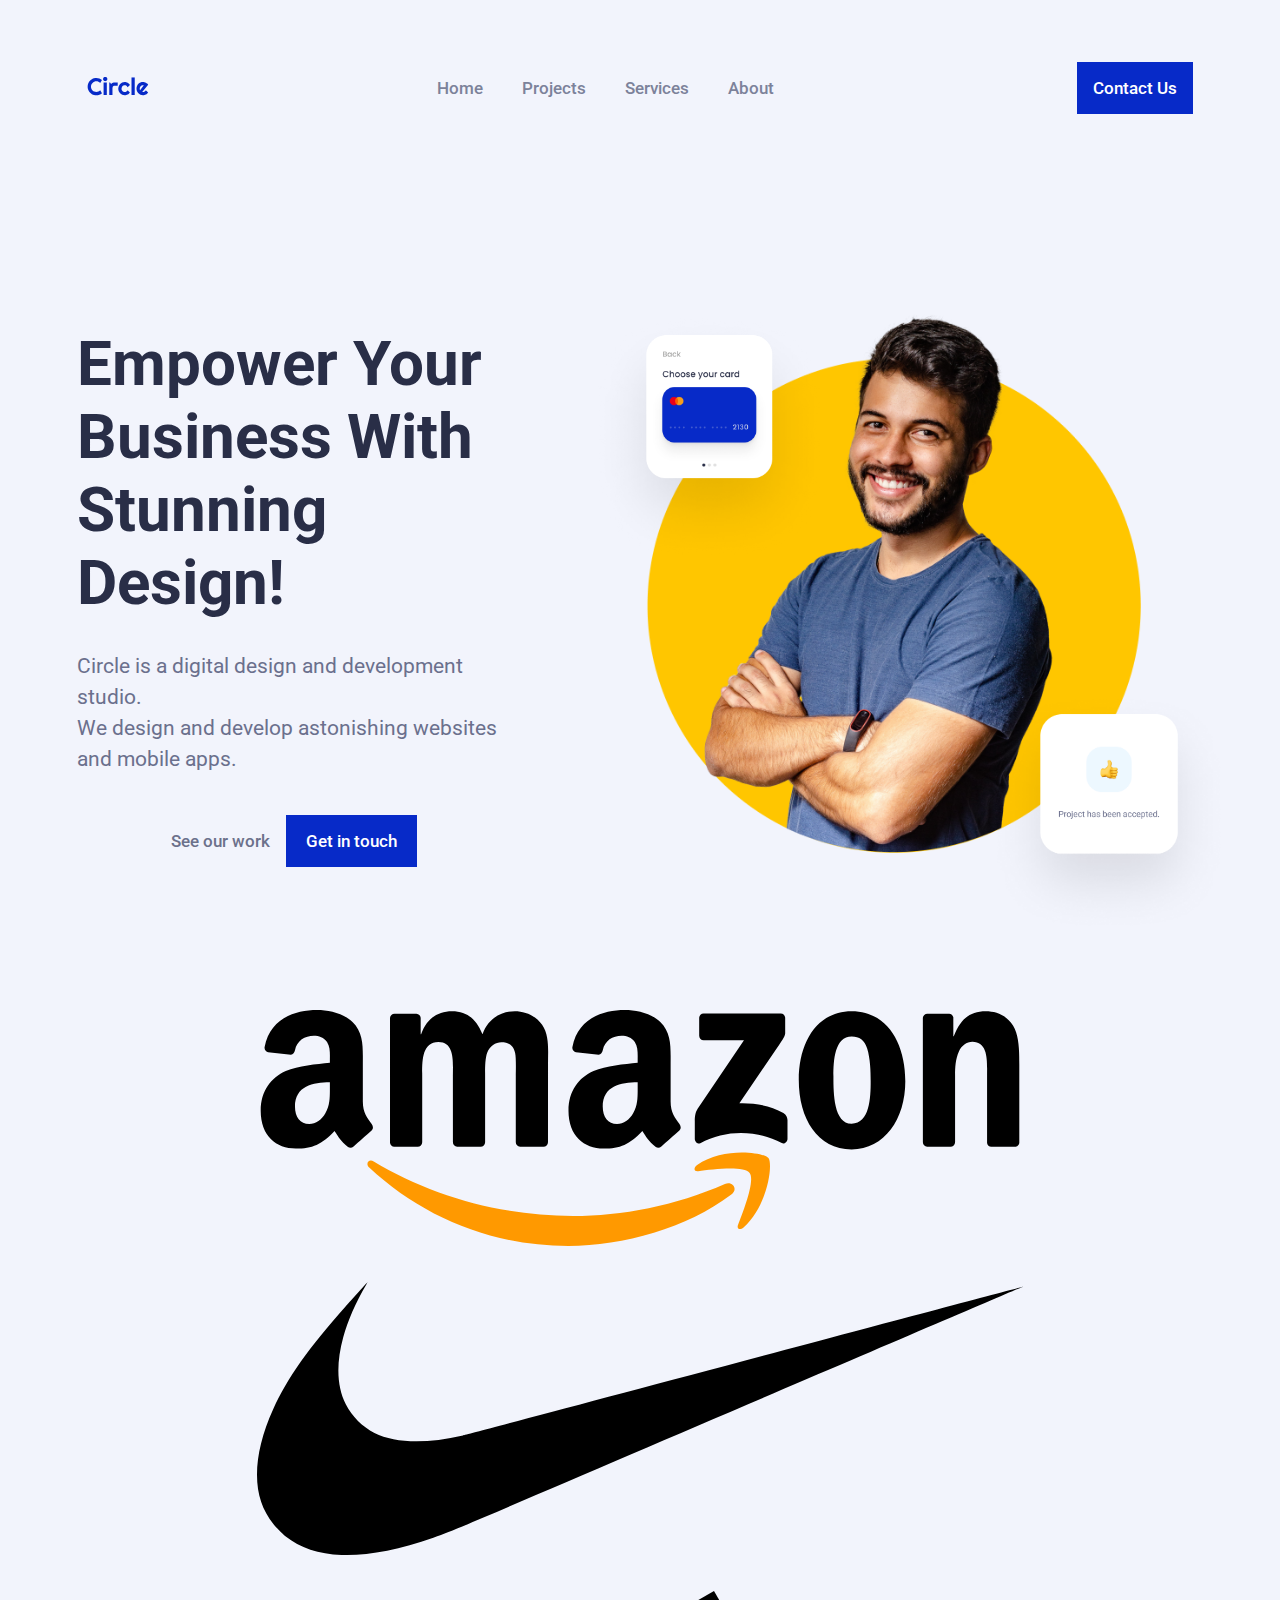
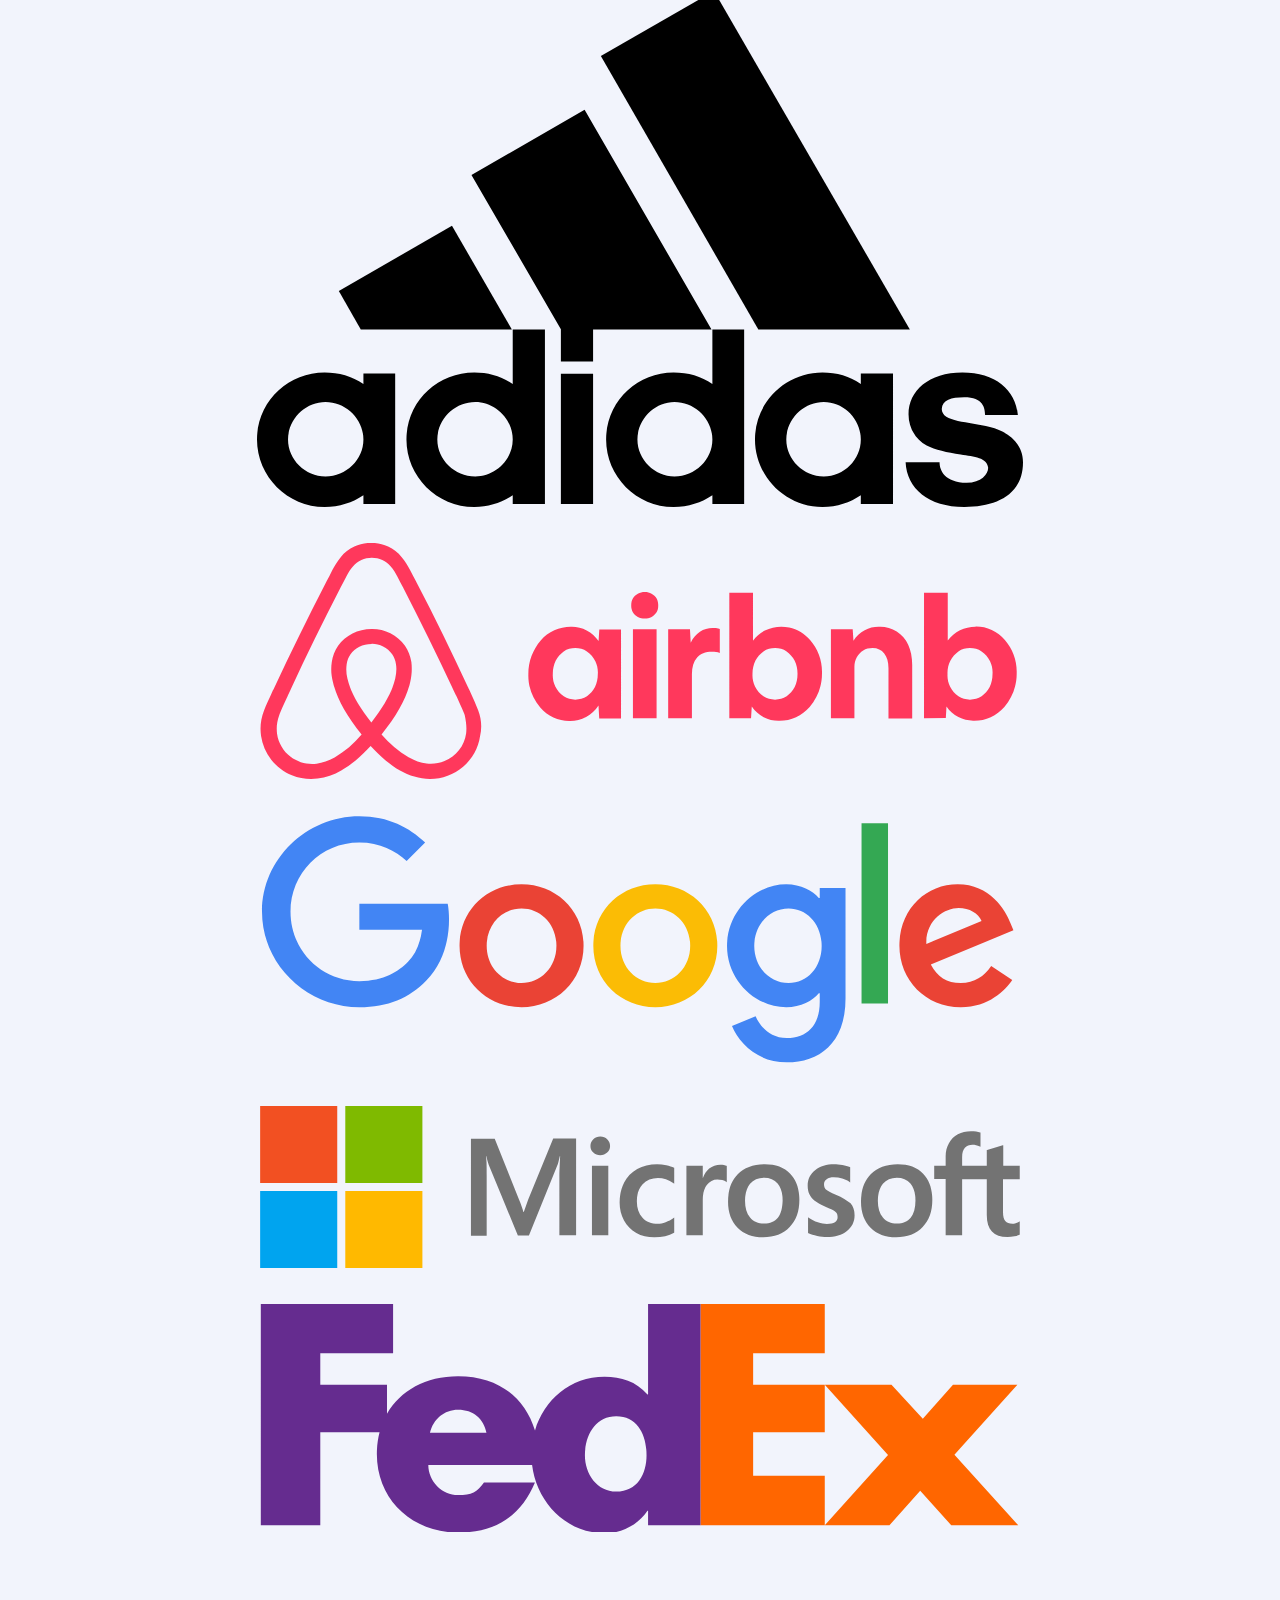
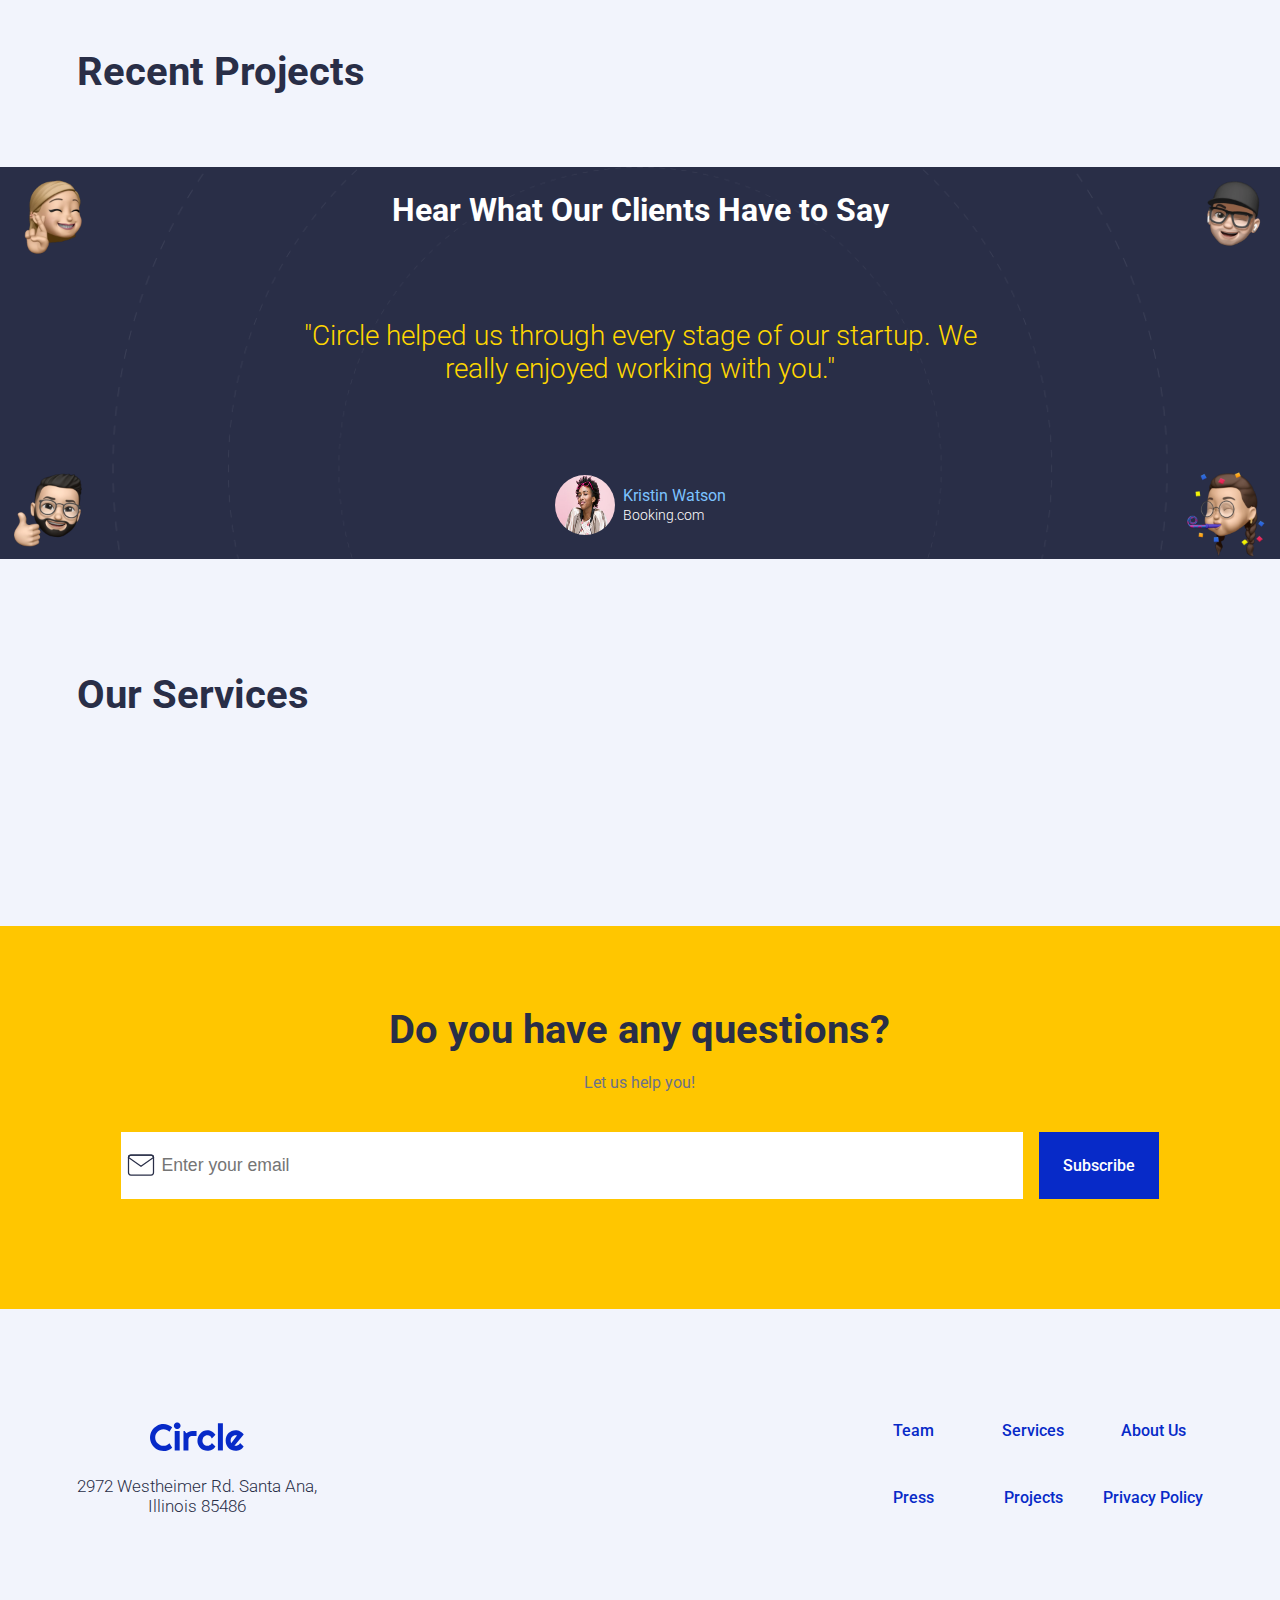
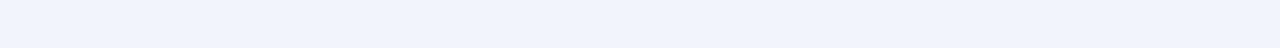
<file: index.html>
<!DOCTYPE html>
<html lang="en">
  <head>
    <meta charset="UTF-8" />
    <meta http-equiv="X-UA-Compatible" content="IE=edge" />
    <meta name="viewport" content="width=device-width, initial-scale=1.0" />
    <!-- FONT AWESOME -->
    <link
      rel="stylesheet"
      href="https://cdnjs.cloudflare.com/ajax/libs/font-awesome/6.4.0/css/all.min.css"
      integrity="sha512-iecdLmaskl7CVkqkXNQ/ZH/XLlvWZOJyj7Yy7tcenmpD1ypASozpmT/E0iPtmFIB46ZmdtAc9eNBvH0H/ZpiBw=="
      crossorigin="anonymous"
      referrerpolicy="no-referrer"
    />
    <!-- OWL CAROUSEL -->
    <link
      rel="stylesheet"
      href="resources/OwlCarousel2-2.3.4/dist/assets/owl.carousel.min.css"
    />
    <link
      rel="stylesheet"
      href="resources/OwlCarousel2-2.3.4/dist/assets/owl.theme.default.min.css"
    />

    <title>Circle Agency</title>
    <link rel="stylesheet" href="resources/styles/style.css" />
  </head>

  <body>
    <header>
      <div class="container">
        <nav>
          <div class="logo">
            <a href="./index.html">
              <img
                src="./resources/images/logos/circle.svg"
                alt="Circle Agency Logo"
              />
            </a>
          </div>

          <div class="icon-container">
            <i class="fa-solid fa-bars" id="btnHamburger"></i>
            <i class="fa-solid fa-xmark" id="btnCross"></i>
          </div>

          <div class="menu">
            <ul>
              <li><a href="./index.html">Home</a></li>
              <li><a href="#projects">Projects</a></li>
              <li><a href="#services">Services</a></li>
              <li><a href="./about-us.html">About</a></li>
            </ul>
          </div>

          <div class="contact">
            <a href="./contact-us.html" class="contact-btn">Contact Us</a>
          </div>
        </nav>
      </div>
    </header>

    <main>
      <section id="hero">
        <div class="container">
          <div class="hero-container">
            <div class="hero-text">
              <h1>Empower Your Business With Stunning Design!</h1>
              <p>
                Circle is a digital design and development studio.<br />
                We design and develop astonishing websites and mobile apps.
              </p>
              <div class="hero-container-button">
                <a href="#" class="contact-btn">Get in touch</a>
                <a href="#" class="work-btn">See our work</a>
              </div>
            </div>

            <div class="hero-pictures">
              <img
                src="resources\images\hero-section\hero-image.png"
                alt="Hero Image"
              />
              <img
                src="resources\images\hero-section\card-1.png"
                alt="Hero Image"
              />
              <img
                src="resources\images\hero-section\card-2.png"
                alt="Hero Image"
              />
            </div>
          </div>
        </div>
      </section>

      <section id="partners">
        <div class="container">
          <div class="partners-logos" id="logosMobile">
            <a href="https://www.amazon.es" target="_blank">
              <img
                src="resources/images/logos/amazon-logo.svg"
                alt="Amazon Logo"
                class="partners-logos-brand"
              />
            </a>
            <a href="https://www.nike.com" target="_blank">
              <img
                src="resources/images/logos/Logo_NIKE.svg"
                alt="Nike Logo"
                class="partners-logos-brand"
              />
            </a>
            <a href="https://www.adidas.com" target="_blank">
              <img
                src="resources/images/logos/Adidas_Logo.svg"
                alt="Adidas Logo"
                class="partners-logos-brand"
              />
            </a>
            <a href="https://www.airbnb.com" target="_blank">
              <img
                src="resources/images/logos/airbnb-logo.svg"
                alt="Airbnb Logo"
                class="partners-logos-brand"
              />
            </a>
            <a href="https://www.google.es" target="_blank">
              <img
                src="resources/images/logos/google-logo.svg"
                alt="Google Logo"
                class="partners-logos-brand"
              />
            </a>
            <a href="https://www.microsoft.com" target="_blank">
              <img
                src="resources/images/logos/microsoft-logo.svg"
                alt="Microsoft Logo"
                class="partners-logos-brand"
              />
            </a>
            <a href="https://www.fedex.com" target="_blank">
              <img
                src="resources/images/logos/fedex-logo.svg"
                alt="Fedex Logo"
                class="partners-logos-brand"
              />
            </a>
          </div>

          <!-- Set up your HTML -->
          <div class="owl-carousel partners-logos" id="carrousel">
            <div>
              <a href="https://www.amazon.es" target="_blank">
                <img
                  src="resources/images/logos/amazon-logo.svg"
                  alt="Amazon Logo"
                  class="partners-logos-brand"
                />
              </a>
            </div>
            <div>
              <a href="https://www.nike.com" target="_blank">
                <img
                  src="resources/images/logos/Logo_NIKE.svg"
                  alt="Nike Logo"
                  class="partners-logos-brand"
                />
              </a>
            </div>
            <div>
              <a href="https://www.adidas.com" target="_blank">
                <img
                  src="resources/images/logos/Adidas_Logo.svg"
                  alt="Adidas Logo"
                  class="partners-logos-brand"
                />
              </a>
            </div>
            <div>
              <a href="https://www.airbnb.com" target="_blank">
                <img
                  src="resources/images/logos/airbnb-logo.svg"
                  alt="Airbnb Logo"
                  class="partners-logos-brand"
                />
              </a>
            </div>
            <div>
              <a href="https://www.google.es" target="_blank">
                <img
                  src="resources/images/logos/google-logo.svg"
                  alt="Google Logo"
                  class="partners-logos-brand"
                />
              </a>
            </div>
            <div>
              <a href="https://www.microsoft.com" target="_blank">
                <img
                  src="resources/images/logos/microsoft-logo.svg"
                  alt="Microsoft Logo"
                  class="partners-logos-brand"
                />
              </a>
            </div>
            <div>
              <a href="https://www.fedex.com" target="_blank">
                <img
                  src="resources/images/logos/fedex-logo.svg"
                  alt="Fedex Logo"
                  class="partners-logos-brand"
                />
              </a>
            </div>
          </div>
        </div>
      </section>

      <section id="projects">
        <div class="container">
          <h2 class="section-title">Recent Projects</h2>
          <div class="js-projects">
            <!-- Generated with JS -->
          </div>
        </div>
      </section>

      <section id="clients">
        <div class="container">
          <h2>Hear What Our Clients Have to Say</h2>
          <p>
            "Circle helped us through every stage of our startup. We really
            enjoyed working with you."
          </p>
          <div class="profile">
            <img
              src="resources/images/testimonial-section/profile.png"
              alt="Profile Image"
            />
            <div>
              <h4>Kristin Watson</h4>
              <span>Booking.com</span>
            </div>
          </div>
          <div class="emojis">
            <img
              src="resources/images/testimonial-section/memoji-1.png"
              alt=""
            /><img
              src="resources/images/testimonial-section/memoji-2.png"
              alt=""
            /><img
              src="resources/images/testimonial-section/memoji-3.png"
              alt=""
            /><img
              src="resources/images/testimonial-section/memoji-4.png"
              alt=""
            />
          </div>
        </div>
      </section>

      <section id="services">
        <div class="container">
          <h2 class="section-title">Our Services</h2>

          <div class="services-container">
            <!-- Generated with JS -->
          </div>
        </div>
      </section>

      <section id="questions">
        <div class="container">
          <div class="questions-container">
            <h3>Do you have any questions?</h3>
            <p>Let us help you!</p>
            <div class="input-container">
              <input type="text" placeholder="Enter your email" />
              <a href="#" class="contact-btn">Subscribe</a>
            </div>
          </div>
        </div>
      </section>
    </main>

    <footer>
      <div class="container">
        <div class="footer-address">
          <div class="footer-address-logo">
            <img src="./resources/images/logos/circle.svg" alt="Logo Circle" />
          </div>
          <div class="footer-address-text">
            <p>2972 Westheimer Rd. Santa Ana,<br />Illinois 85486</p>
          </div>
        </div>
        <div class="footer-links">
          <a href="#">Team</a>
          <a href="#">Services</a>
          <a href="#">About Us</a>
          <a href="#">Press</a>
          <a href="#">Projects</a>
          <a href="#">Privacy Policy</a>
        </div>
      </div>
    </footer>

    <!-- JQUERY -->
    <script
      src="https://code.jquery.com/jquery-3.7.0.slim.js"
      integrity="sha256-7GO+jepT9gJe9LB4XFf8snVOjX3iYNb0FHYr5LI1N5c="
      crossorigin="anonymous"
    ></script>
    <!-- OWL CAROUSEL JS -->
    <script src="resources/OwlCarousel2-2.3.4/dist/owl.carousel.min.js"></script>

    <script type="module" src="./resources/js/index.js"></script>
  </body>
</html>
</file>
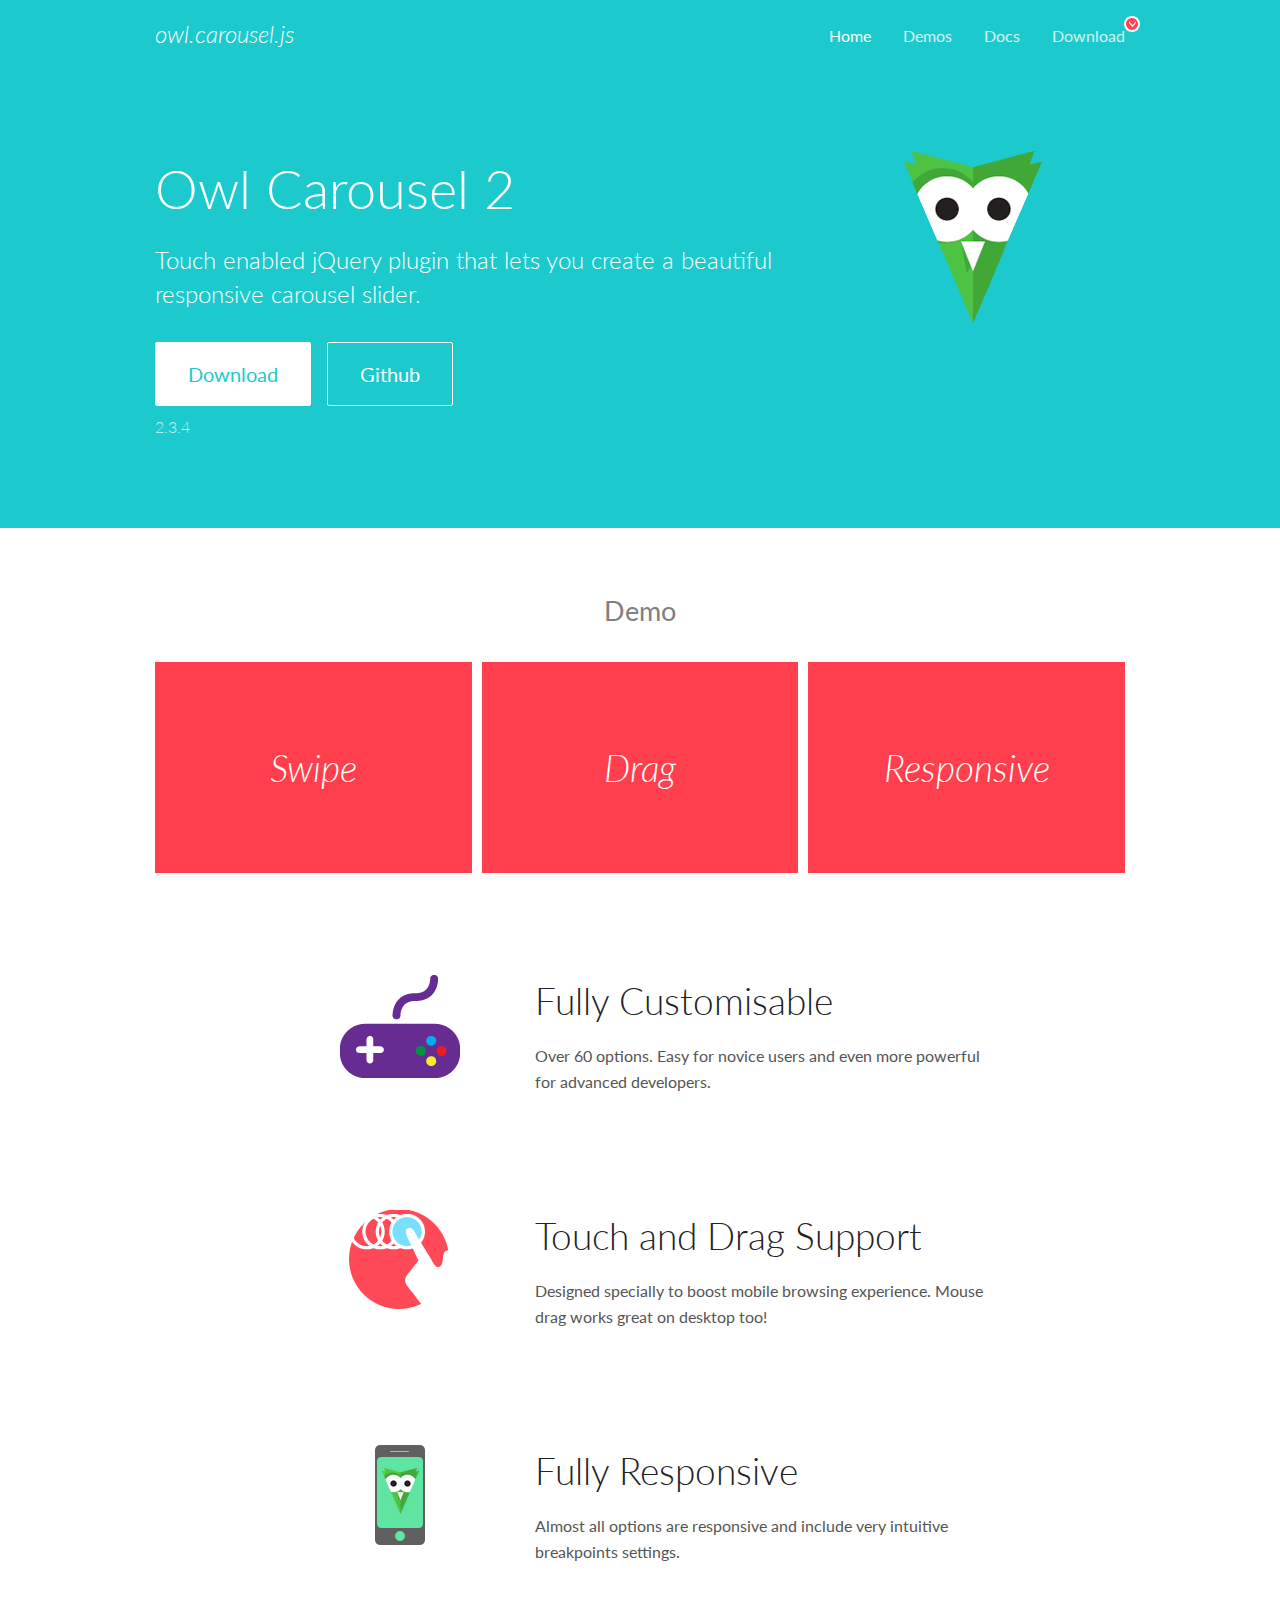
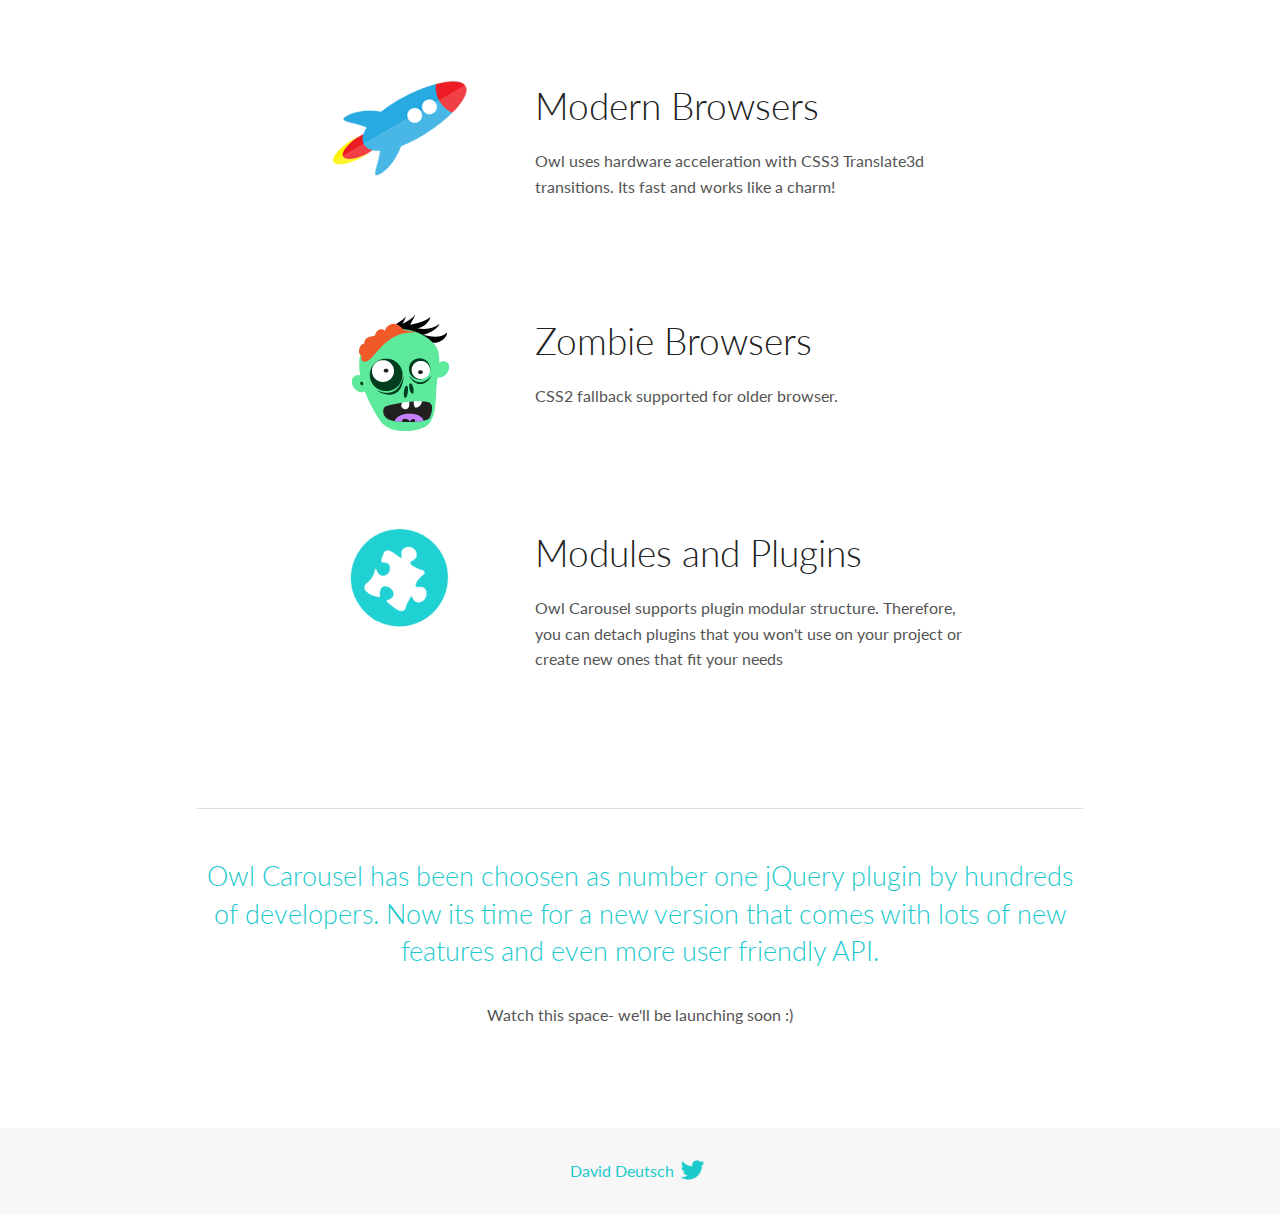
<file: resources/OwlCarousel2-2.3.4/docs/index.html>
<!DOCTYPE html>
<html lang="en">
  <head>

    <!-- head -->
    <meta charset="utf-8">
    <meta name="msapplication-tap-highlight" content="no" />
    <meta name="viewport" content="width=device-width, initial-scale=1.0" />
    <meta name="description" content="Touch enabled jQuery plugin that lets you create beautiful responsive carousel slider.">
    <meta name="author" content="David Deutsch">
    <title>
      Home | Owl Carousel | 2.3.4
    </title>

    <!-- Stylesheets -->
    <link href='https://fonts.googleapis.com/css?family=Lato:300,400,700,400italic,300italic' rel='stylesheet' type='text/css'>
    <link rel="stylesheet" href="assets/css/docs.theme.min.css">

    <!-- Owl Stylesheets -->
    <link rel="stylesheet" href="assets/owlcarousel/assets/owl.carousel.min.css">
    <link rel="stylesheet" href="assets/owlcarousel/assets/owl.theme.default.min.css">

    <!-- HTML5 shim and Respond.js IE8 support of HTML5 elements and media queries -->

    <!--[if lt IE 9]>
      <script src="https://oss.maxcdn.com/libs/html5shiv/3.7.0/html5shiv.js"></script>
      <script src="https://oss.maxcdn.com/libs/respond.js/1.3.0/respond.min.js"></script>
    <![endif]-->

    <!-- Favicons -->
    <link rel="apple-touch-icon-precomposed" sizes="144x144" href="assets/ico/apple-touch-icon-144-precomposed.png">
    <link rel="shortcut icon" href="assets/ico/favicon.png">
    <link rel="shortcut icon" href="favicon.ico">

    <!-- Yeah i know js should not be in header. Its required for demos.-->

    <!-- javascript -->
    <script src="assets/vendors/jquery.min.js"></script>
    <script src="assets/owlcarousel/owl.carousel.js"></script>
  </head>
  <body>

    <!-- header -->
    <header class="header">
      <div class="row">
        <div class="large-12 columns">
          <div class="brand left">
            <h3>
              <a href="/OwlCarousel2/">owl.carousel.js</a> 
            </h3>
          </div>
          <a id="toggle-nav" class="right">
            <span></span> <span></span> <span></span> 
          </a> 
          <div class="nav-bar">
            <ul class="clearfix">
              <li class="active">
                <a href="/OwlCarousel2/index.html">Home</a> 
              </li>
              <li> <a href="/OwlCarousel2/demos/demos.html">Demos</a>  </li>
              <li> <a href="/OwlCarousel2/docs/started-welcome.html">Docs</a>  </li>
              <li>
                <a href="https://github.com/OwlCarousel2/OwlCarousel2/archive/2.3.4.zip">Download</a> 
                <span class="download"></span> 
              </li>
            </ul>
          </div>
        </div>
      </div>
    </header>

    <!-- home panel -->
    <section id="hero">
      <div class="row">
        <div class="large-8 medium-8 columns">
          <h1>Owl Carousel 2</h1>
          <h4>Touch enabled jQuery plugin that lets you create a beautiful responsive carousel slider.</h4>
          <a href="https://github.com/OwlCarousel2/OwlCarousel2/archive/2.3.4.zip" class="hero-button">Download</a> 
          <a href="https://github.com/OwlCarousel2/OwlCarousel2" class="hero-button outline">Github</a> 
          <p>2.3.4</p>
        </div>
        <div class="large-4 medium-4 columns">
          <img class="owl-logo" src="assets/img/owl-logo.png" alt="mr. Owl">
        </div>
      </div>
    </section>

    <!-- body -->
    <div class="home-demo">
      <div class="row">
        <div class="large-12 columns">
          <h3>Demo</h3>
          <div class="owl-carousel">
            <div class="item">
              <h2>Swipe</h2>
            </div>
            <div class="item">
              <h2>Drag</h2>
            </div>
            <div class="item">
              <h2>Responsive</h2>
            </div>
            <div class="item">
              <h2>CSS3</h2>
            </div>
            <div class="item">
              <h2>Fast</h2>
            </div>
            <div class="item">
              <h2>Easy</h2>
            </div>
            <div class="item">
              <h2>Free</h2>
            </div>
            <div class="item">
              <h2>Upgradable</h2>
            </div>
            <div class="item">
              <h2>Tons of options</h2>
            </div>
            <div class="item">
              <h2>Infinity</h2>
            </div>
            <div class="item">
              <h2>Auto Width</h2>
            </div>
          </div>
        </div>
      </div>
    </div>
    <script>
      var owl = $('.owl-carousel');
      owl.owlCarousel({
        margin: 10,
        loop: true,
        responsive: {
          0: {
            items: 1
          },
          600: {
            items: 2
          },
          1000: {
            items: 3
          }
        }
      })
    </script>

    <!-- features -->
    <div id="features">
      <div class="row">
        <div class="small-12 medium-9 small-centered columns">
          <section class="row feature">
            <div class="medium-4 small-12 columns">
              <img src="assets/img/feature-options.png" alt="">
            </div>
            <div class="medium-8 small-12 columns">
              <h2>Fully Customisable</h2>
              <p>Over 60 options. Easy for novice users and even more powerful for advanced developers.</p>
            </div>
          </section>
          <section class="row feature">
            <div class="medium-4 small-12 columns">
              <img src="assets/img/feature-drag.png" alt="">
            </div>
            <div class="medium-8 small-12 columns">
              <h2>Touch and Drag Support</h2>
              <p>Designed specially to boost mobile browsing experience. Mouse drag works great on desktop too!</p>
            </div>
          </section>
          <section class="row feature">
            <div class="medium-4 small-12 columns">
              <img src="assets/img/feature-responsive.png" alt="">
            </div>
            <div class="medium-8 small-12 columns">
              <h2>Fully Responsive</h2>
              <p>Almost all options are responsive and include very intuitive breakpoints settings.</p>
            </div>
          </section>
          <section class="row feature">
            <div class="medium-4 small-12 columns">
              <img src="assets/img/feature-modern.png" alt="">
            </div>
            <div class="medium-8 small-12 columns">
              <h2>Modern Browsers</h2>
              <p>Owl uses hardware acceleration with CSS3 Translate3d transitions. Its fast and works like a charm! </p>
            </div>
          </section>
          <section class="row feature">
            <div class="medium-4 small-12 columns">
              <img src="assets/img/feature-zombie.png" alt="">
            </div>
            <div class="medium-8 small-12 columns">
              <h2>Zombie Browsers</h2>
              <p>CSS2 fallback supported for older browser.</p>
            </div>
          </section>
          <section class="row feature">
            <div class="medium-4 small-12 columns">
              <img src="assets/img/feature-module.png" alt="">
            </div>
            <div class="medium-8 small-12 columns">
              <h2>Modules and Plugins</h2>
              <p>Owl Carousel supports plugin modular structure. Therefore, you can detach plugins that you won&#x27;t use on your project or create new ones that fit your needs</p>
            </div>
          </section>
        </div>
      </div>
    </div>

    <!-- footer -->
    <section id="teaser-text">
      <div class="row">
        <div class="small-12 medium-11 small-centered columns">
          <hr>
          <h3 id="owl-carousel-has-been-choosen-as-number-one-jquery-plugin-by-hundreds-of-developers-now-its-time-for-a-new-version-that-comes-with-lots-of-new-features-and-even-more-user-friendly-api-">Owl Carousel has been choosen as number one jQuery plugin by hundreds of developers. Now its time for a new version that comes with lots of new features and even more user friendly API.</h3>
          <p>Watch this space- we&#39;ll be launching soon :)</p>
        </div>
      </div>
    </section>

    <!-- footer -->
    <footer class="footer">
      <div class="row">
        <div class="large-12 columns">
          <h5>
            <a href="/OwlCarousel2/docs/support-contact.html">David Deutsch</a> 
            <a id="custom-tweet-button" href="https://twitter.com/share?url=https://github.com/OwlCarousel2/OwlCarousel2&text=Owl Carousel - This is so awesome! " target="_blank"></a> 
          </h5>
        </div>
      </div>
    </footer>

    <!-- vendors -->
    <script src="assets/vendors/highlight.js"></script>
    <script src="assets/js/app.js"></script>
  </body>
</html>
</file>
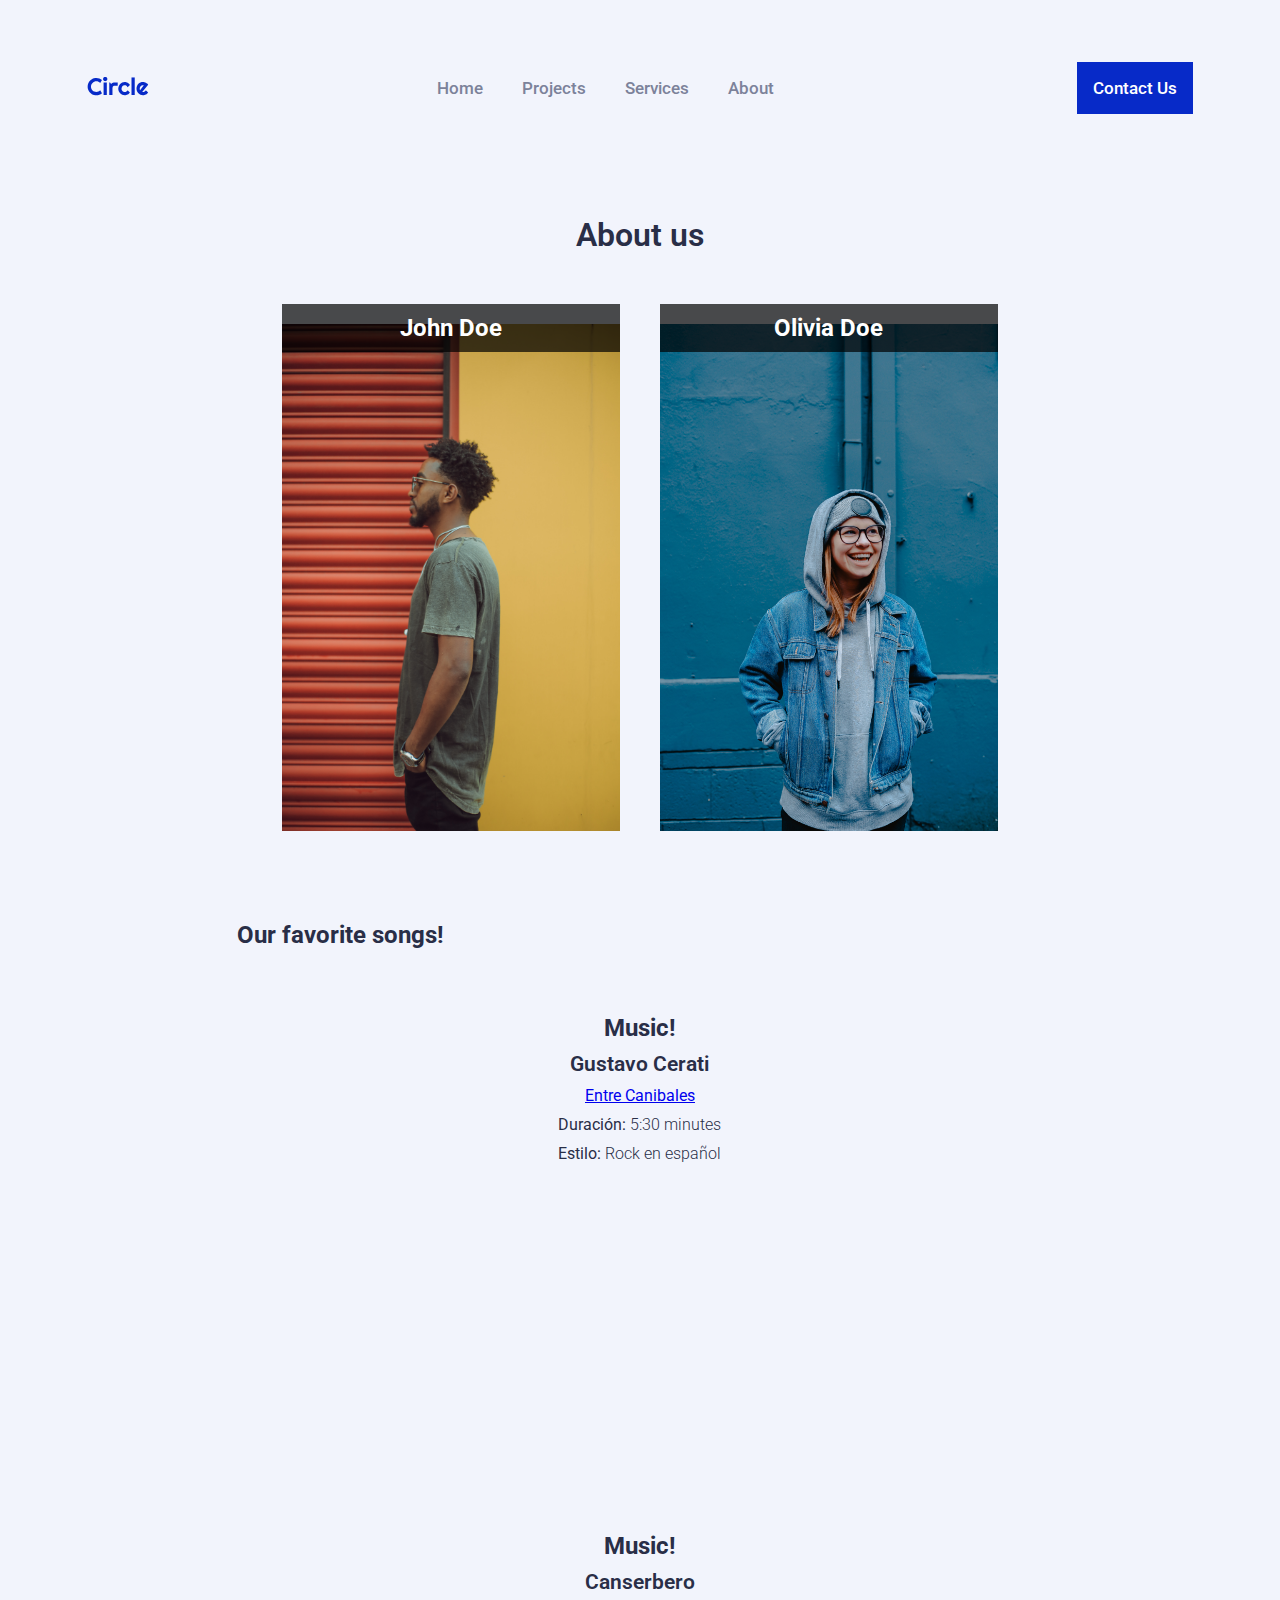
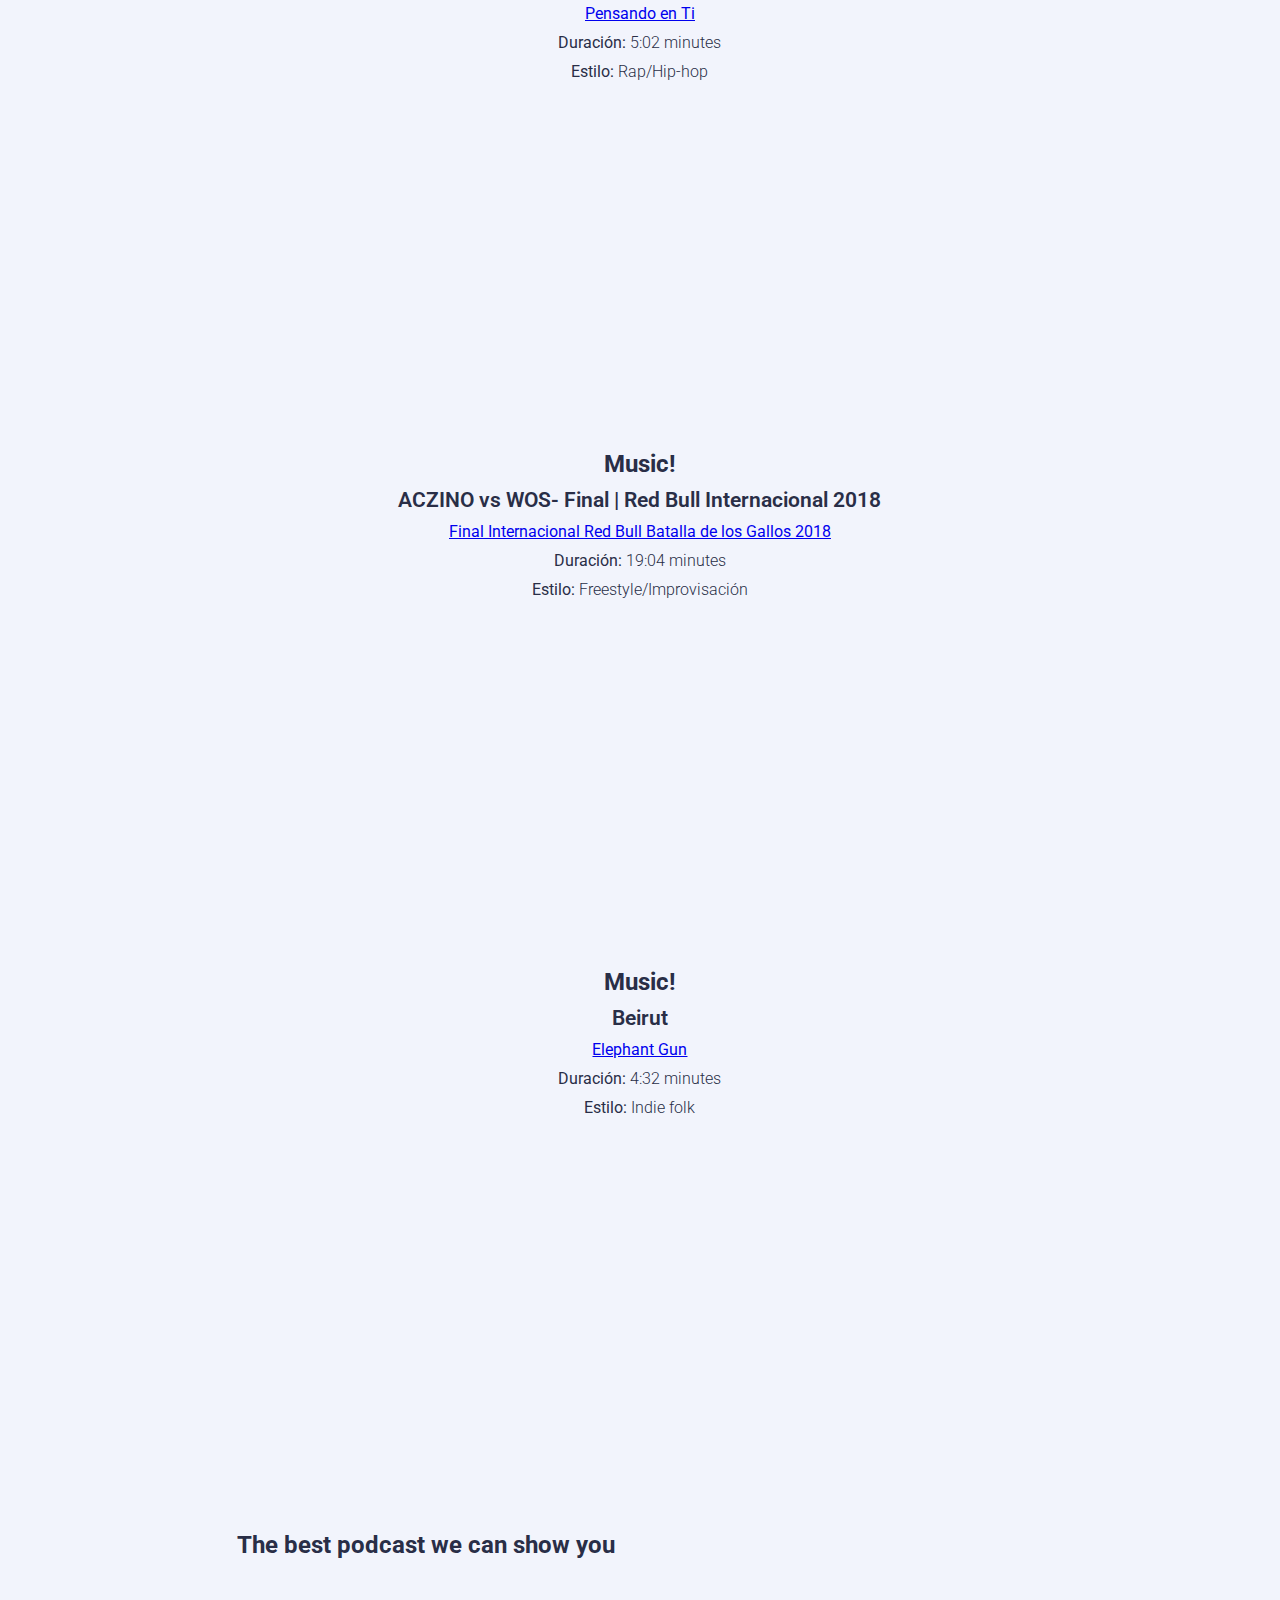
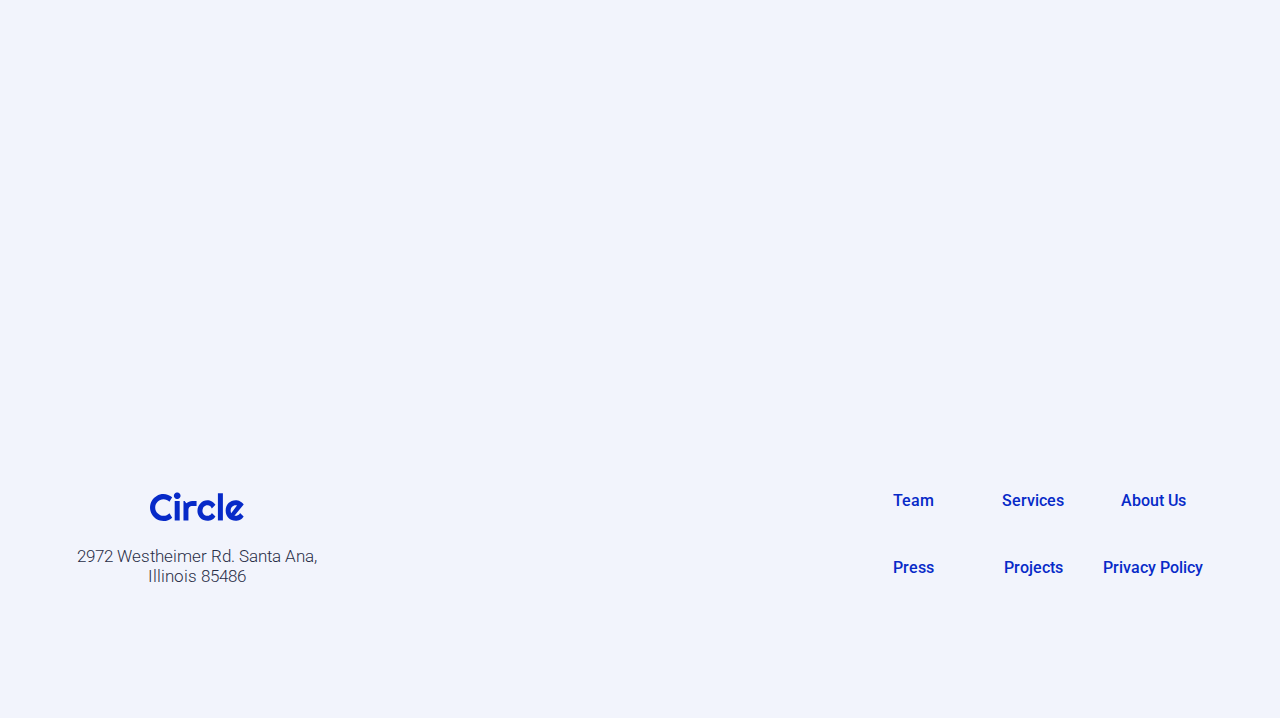
<file: about-us.html>
<!DOCTYPE html>
<html lang="en">
  <head>
    <meta charset="UTF-8" />
    <meta http-equiv="X-UA-Compatible" content="IE=edge" />
    <meta name="viewport" content="width=device-width, initial-scale=1.0" />
    <title>About us</title>
    <link rel="stylesheet" href="resources/styles/style.css" />
  </head>

  <body>
    <header>
      <div class="container">
        <nav>
          <div class="logo">
            <a href="./index.html">
              <img
                src="./resources/images/logos/circle.svg"
                alt="Circle Agency Logo"
              />
            </a>
          </div>

          <div class="menu">
            <ul>
              <li><a href="./index.html">Home</a></li>
              <li><a href="#projects">Projects</a></li>
              <li><a href="#services">Services</a></li>
              <li><a href="./about-us.html">About</a></li>
            </ul>
          </div>

          <div class="contact">
            <a href="./contact-us.html" class="contact-btn">Contact Us</a>
          </div>
        </nav>
      </div>
    </header>

    <main>
      <section id="about-us">
        <div class="container">
          <h1>About us</h1>
          <div class="about-persons-container">
            <div id="profile1" class="about-person">
              <h2>John Doe</h2>
              <img src="./resources/images/about/profile1.jpg" alt="Profile 1">
            </div>
            <div id="profile2" class="about-person">
              <h2>Olivia Doe</h2>
              <img src="./resources/images/about/profile2.jpg" alt="Profile 1">
            </div>
          </div>
        </div>
      </section>

      <section id="favorite-songs">
        <div class="container">
          <h2 class="title-about">Our favorite songs!</h2>
          <div class="videos-container">
          </div>
        </div>
      </section>

      <section id="podcast">
        <div class="container">
          <h2 class="title-about">The best podcast we can show you</h2>
          <div class="podcast-frame">
          </div>
        </div>
      </section>
    </main>
    <footer>
      <div class="container">
        <div class="footer-address">
          <div class="footer-address-logo">
            <img src="./resources/images/logos/circle.svg" alt="Logo Circle" />
          </div>
          <div class="footer-address-text">
            <p>2972 Westheimer Rd. Santa Ana,<br />Illinois 85486</p>
          </div>
        </div>
        <div class="footer-links">
          <a href="#">Team</a>
          <a href="#">Services</a>
          <a href="#">About Us</a>
          <a href="#">Press</a>
          <a href="#">Projects</a>
          <a href="#">Privacy Policy</a>
        </div>
      </div>
    </footer>

    <script type="module" src="./resources/js/about.js"></script>
  </body>
</html>
</file>
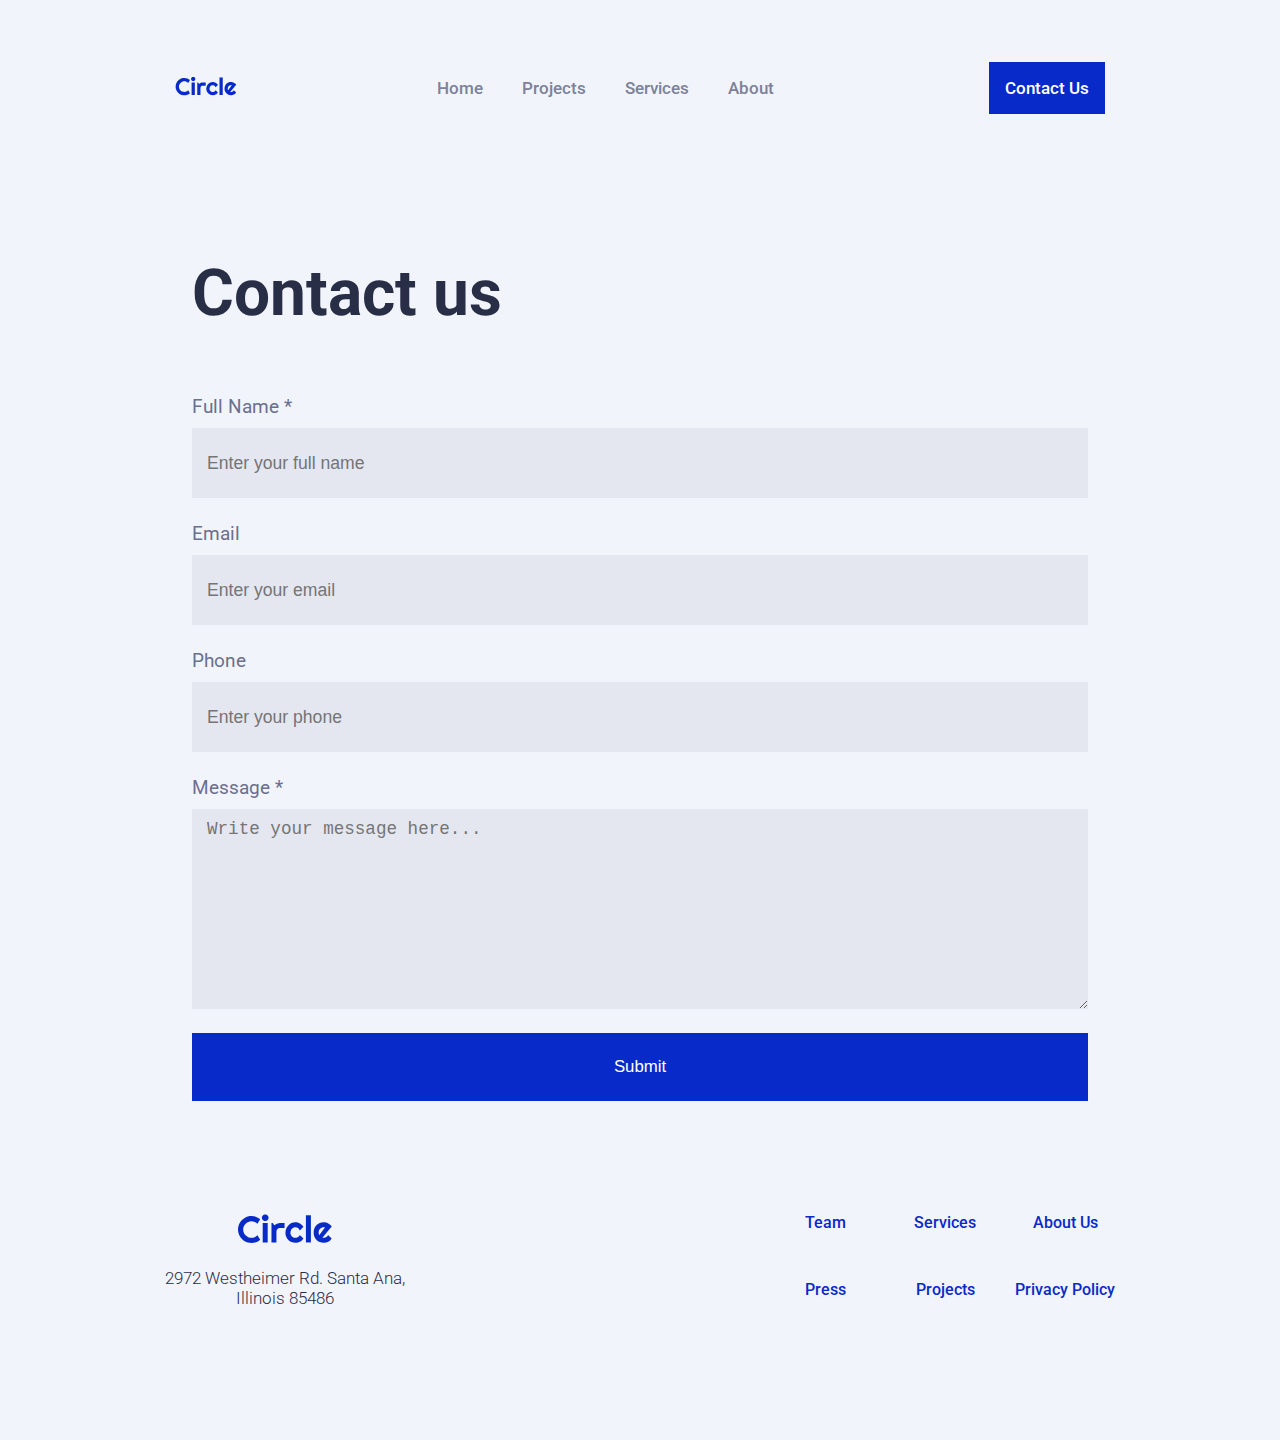
<file: contact-us.html>
<!DOCTYPE html>
<html lang="en">
  <head>
    <meta charset="UTF-8" />
    <meta http-equiv="X-UA-Compatible" content="IE=edge" />
    <meta name="viewport" content="width=device-width, initial-scale=1.0" />
    <title>Circle Agency</title>
    <link rel="stylesheet" href="resources/styles/style.css" />
    <style>
        /* Reglas de estilo específicas para este HTML */
        header {
          margin: 0 100px;
        }
        footer {
          margin-left: 100px;
          margin-right: 100px;
        }
      </style>
  </head>

  <body>
    <header>
      <div class="container">
        <nav>
          <div class="logo">
            <a href="./index.html">
              <img
                src="./resources/images/logos/circle.svg"
                alt="Circle Agency Logo"
              />
            </a>
          </div>

          <div class="menu">
            <ul>
                <li><a href="./index.html"">Home</a></li>
                <li><a href="./index.html#projects">Projects</a></li>
                <li><a href="./index.html#services">Services</a></li>
                <li><a href="./about-us.html">About</a></li>
            </ul>
          </div>

          <div class="contact">
            <a href="./contact-us.html" class="contact-btn">Contact Us</a>
          </div>
        </nav>
      </div>
    </header>

    <main>
      <section id="contact">
        <div class="container">
          <div class="contact-container">
            <h1>Contact us</h1>
            <div class="contact-form">
              <form action="">
                <label for="full-name">Full Name *</label>
                <input type="text" placeholder="Enter your full name" />
                <label for="email">Email</label>
                <input type="text" placeholder="Enter your email" />
                <label for="phone">Phone</label>
                <input type="text" placeholder="Enter your phone" />
                <label for="message">Message *</label>
                <textarea name="text-area" rows="15" placeholder="Write your message here..."></textarea>
                <button type="submit">Submit</button>
              </form>
            </div>
          </div>
        </div>
      </section>
    </main>

    <footer>
      <div class="container">
        <div class="footer-address">
          <div class="footer-address-logo">
            <img src="./resources/images/logos/circle.svg" alt="Logo Circle" />
          </div>
          <div class="footer-address-text">
            <p>2972 Westheimer Rd. Santa Ana,<br />Illinois 85486</p>
          </div>
        </div>
        <div class="footer-links">
          <a href="#">Team</a>
          <a href="#">Services</a>
          <a href="#">About Us</a>
          <a href="#">Press</a>
          <a href="#">Projects</a>
          <a href="#">Privacy Policy</a>
        </div>
      </div>
    </footer>

    <script type="module" src="./resources/js/index.js"></script>
  </body>
</html>
</file>
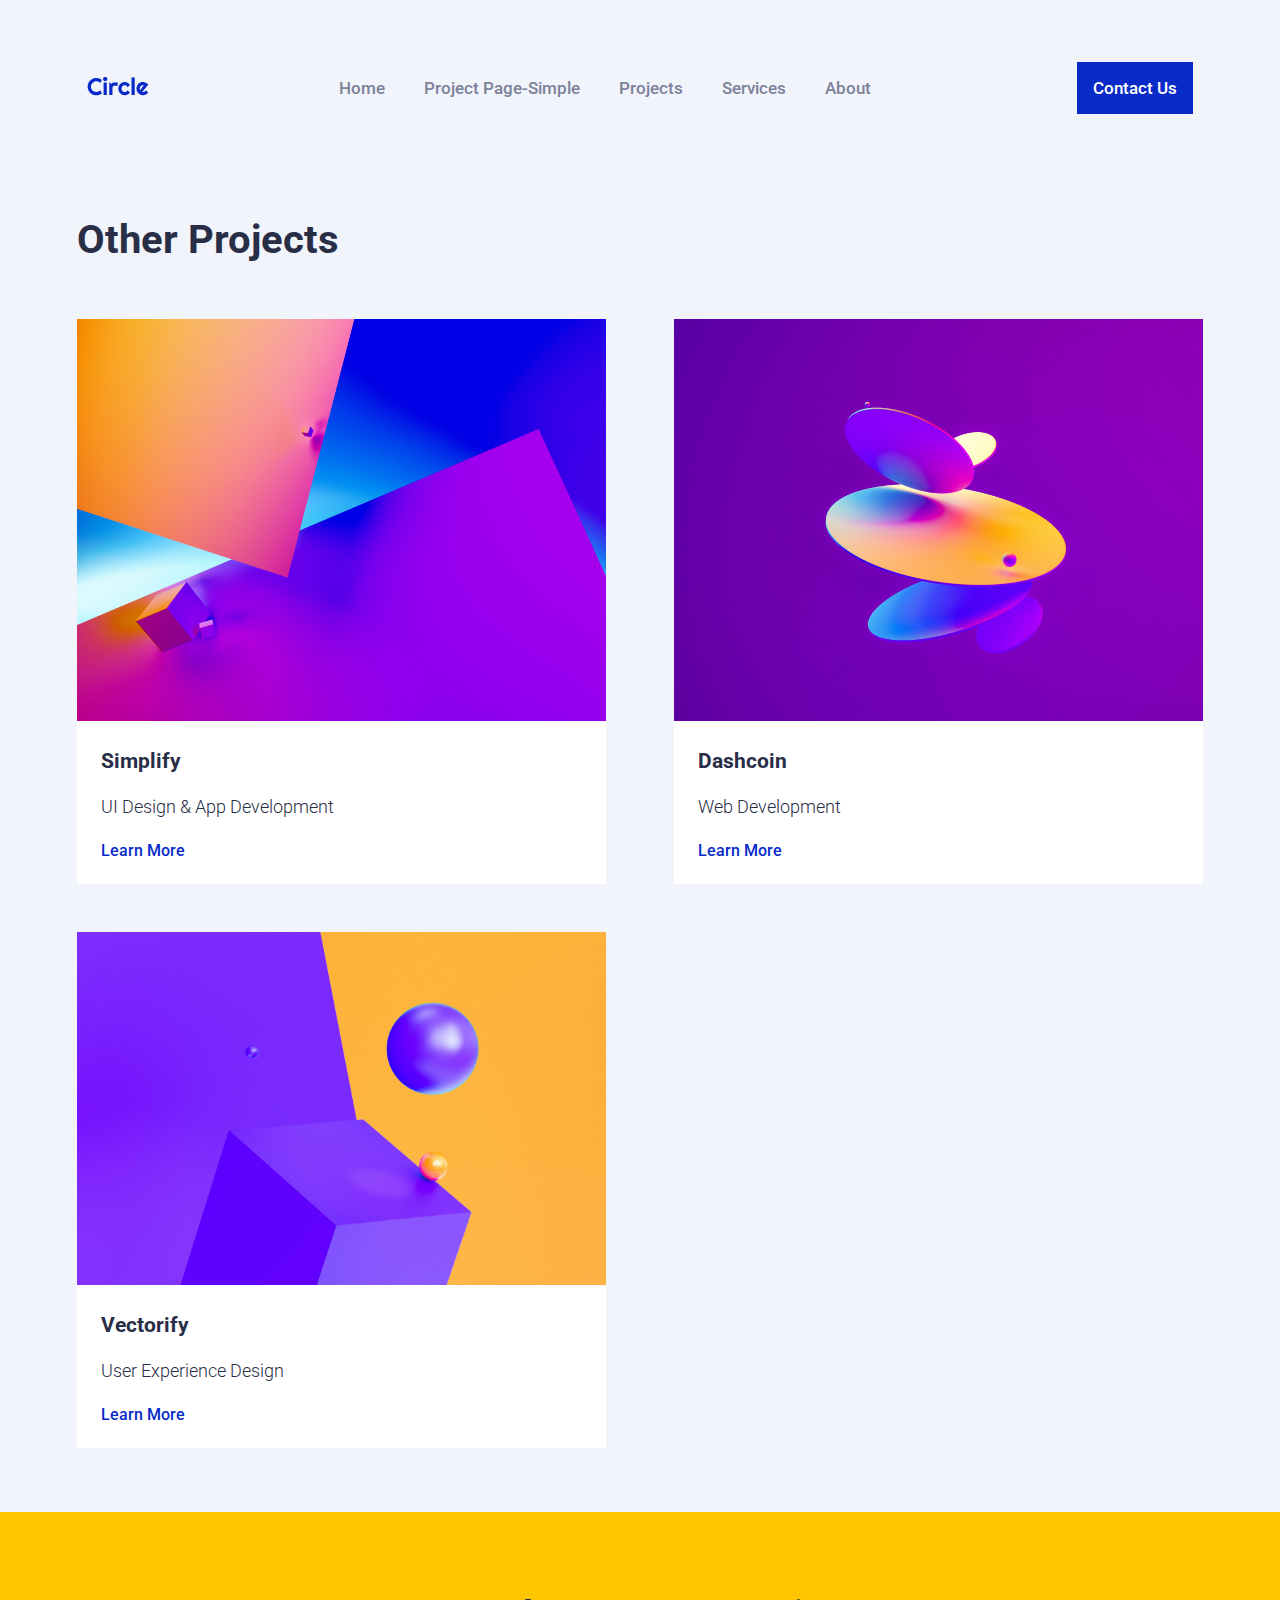
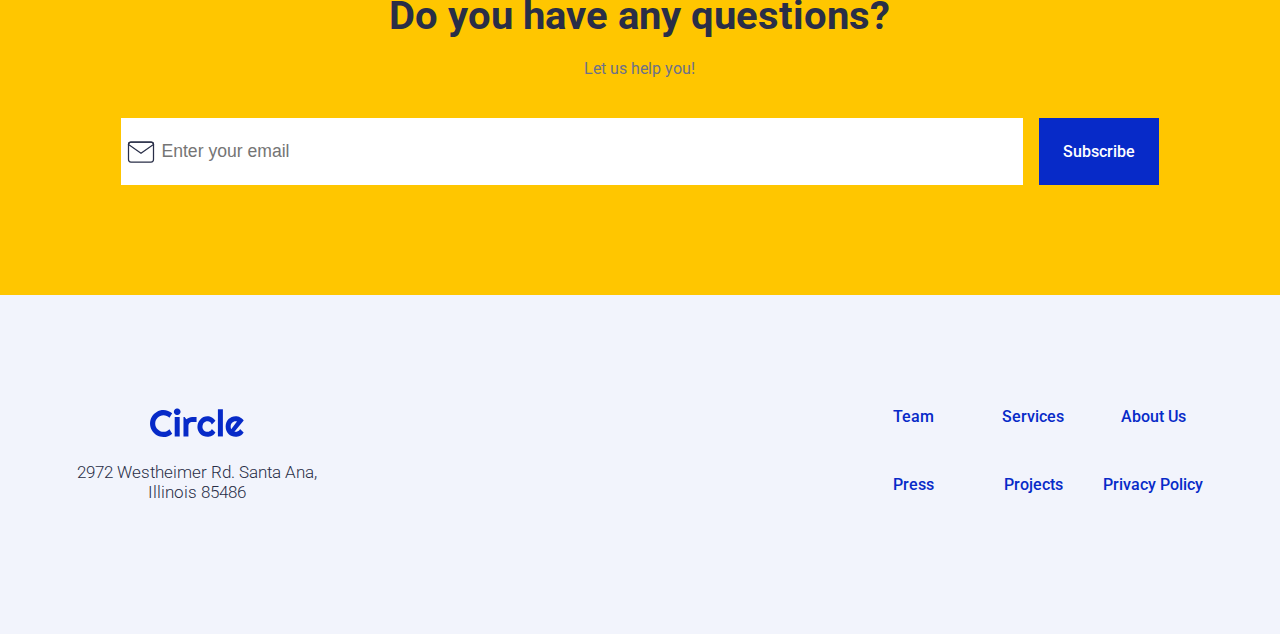
<file: project.html>
<!DOCTYPE html>
<html lang="en">
  <head>
    <meta charset="UTF-8" />
    <meta http-equiv="X-UA-Compatible" content="IE=edge" />
    <meta name="viewport" content="width=device-width, initial-scale=1.0" />
    <title>Circle Agency</title>
    <link rel="stylesheet" href="resources/styles/style.css" />
  </head>

  <body>
    <header>
      <div class="container">
        <nav>
          <div class="logo">
            <a href="./index.html">
              <img
                src="./resources/images/logos/circle.svg"
                alt="Circle Agency Logo"
              />
            </a>
          </div>

          <div class="menu">
            <ul>
              <li><a href="/proyecto1/">Home</a></li>
              <li><a href="./project.html">Project Page-Simple</a></li>
              <li><a href="#projects">Projects</a></li>
              <li><a href="#services">Services</a></li>
              <li><a href="./contact-us.html">About</a></li>
            </ul>
          </div>

          <div class="contact">
            <a href="#" class="contact-btn">Contact Us</a>
          </div>
        </nav>
      </div>
    </header>

    <main>
      <section id="projects">
        <div class="container-main-project">
          <!-- <div class="main-project">
            <div class="title">
              <h1>Simplifyy</h1>
            </div>
            <div class="title-footer">
              <h2>UI Design & App Development</h2>
              <h3>Completed on 2/2/22</h3>
            </div>
            <div class="image-project">
              <img
                src="resources/images/projects-section/1.jpg"
                alt="Project Image"
              />
            </div>

            <div class="text-project">
              <p>
                Simplify is lorem ipsum dolor sit amet, consectetur adipiscing
                elit. Sed feugiat faucibus sem, id vulputate justo ornare non.
                Nullam et vehicula sem. Pellentesque bibendum massa non nisl
                posuere cursus. Aliquam ac eros pretium neque consequat
                facilisis. Ut sit amet justo varius ex ultrices fringilla. Sed
                vel turpis fringilla ante gravida vestibulum. Etiam a
                sollicitudin leo. Nunc metus lectus, lacinia ut arcu quis,
                pretium congue lacus.
              </p>
              <p>
                Aliquam blandit varius metus, in mattis orci convallis sit amet.
                Fusce et sem ac velit placerat ultrices in id dolor. Sed eget
                auctor metus. Sed suscipit fringilla lectus, a maximus justo
                bibendum a. Donec et pellentesque nisl, vitae tempus lorem. Sed
                efficitur cursus rhoncus. Duis placerat nisi quis mi tincidunt,
                sit amet tincidunt urna convallis. Nam et sagittis felis.
                Pellentesque placerat orci sodales nisi convallis ultrices. Nunc
                posuere neque eu mi imperdiet ullamcorper. Praesent tempor
                convallis rutrum. Vestibulum dignissim pellentesque eros in
                placerat. Etiam at nisi quis quam sollicitudin vehicula sit amet
                vel mi.
              </p>
            </div>
          </div> -->
          </div>
        </div>

        <div class="container">
          <h2 class="section-title">Other Projects</h2>
          <div class="js-projects">
            <div class="project">
              <img
                src="resources/images/projects-section/1.jpg"
                alt="Project Imagen"
              />

              <div class="text-project">
                <h3>Simplify</h3>
                <p>UI Design & App Development</p>
                <a href="project.html?id=1">Learn More</a>
              </div>
            </div>

            <div class="project">
              <img
                src="resources/images/projects-section/2.jpg"
                alt="Project Imagen"
              />
              <div class="text-project">
                <h3>Dashcoin</h3>
                <p>Web Development</p>
                <a href="project.html?id=1">Learn More</a>
              </div>
            </div>

            <div class="project">
              <img
                src="resources/images/projects-section/3.jpg"
                alt="Project Imagen"
              />
              <div class="text-project">
                <h3>Vectorify</h3>
                <p>User Experience Design</p>
                <a href="project.html?id=1">Learn More</a>
              </div>
            </div>
          </div>
        </div>
      </section>

      <section id="questions">
        <div class="container">
          <div class="questions-container">
            <h3>Do you have any questions?</h3>
            <p>Let us help you!</p>
            <div class="input-container">
              <input type="text" placeholder="Enter your email" />
              <a href="#" class="contact-btn">Subscribe</a>
            </div>
          </div>
        </div>
      </section>
    </main>

    <footer>
      <div class="container">
        <div class="footer-address">
          <div class="footer-address-logo">
            <img src="./resources/images/logos/circle.svg" alt="Logo Circle" />
          </div>
          <div class="footer-address-text">
            <p>2972 Westheimer Rd. Santa Ana,<br />Illinois 85486</p>
          </div>
        </div>
        <div class="footer-links">
          <a href="#">Team</a>
          <a href="#">Services</a>
          <a href="#">About Us</a>
          <a href="#">Press</a>
          <a href="#">Projects</a>
          <a href="#">Privacy Policy</a>
        </div>
      </div>
    </footer>
    <script type="module" src="./resources/js/project.js"></script>
  </body>
</html>
</file>
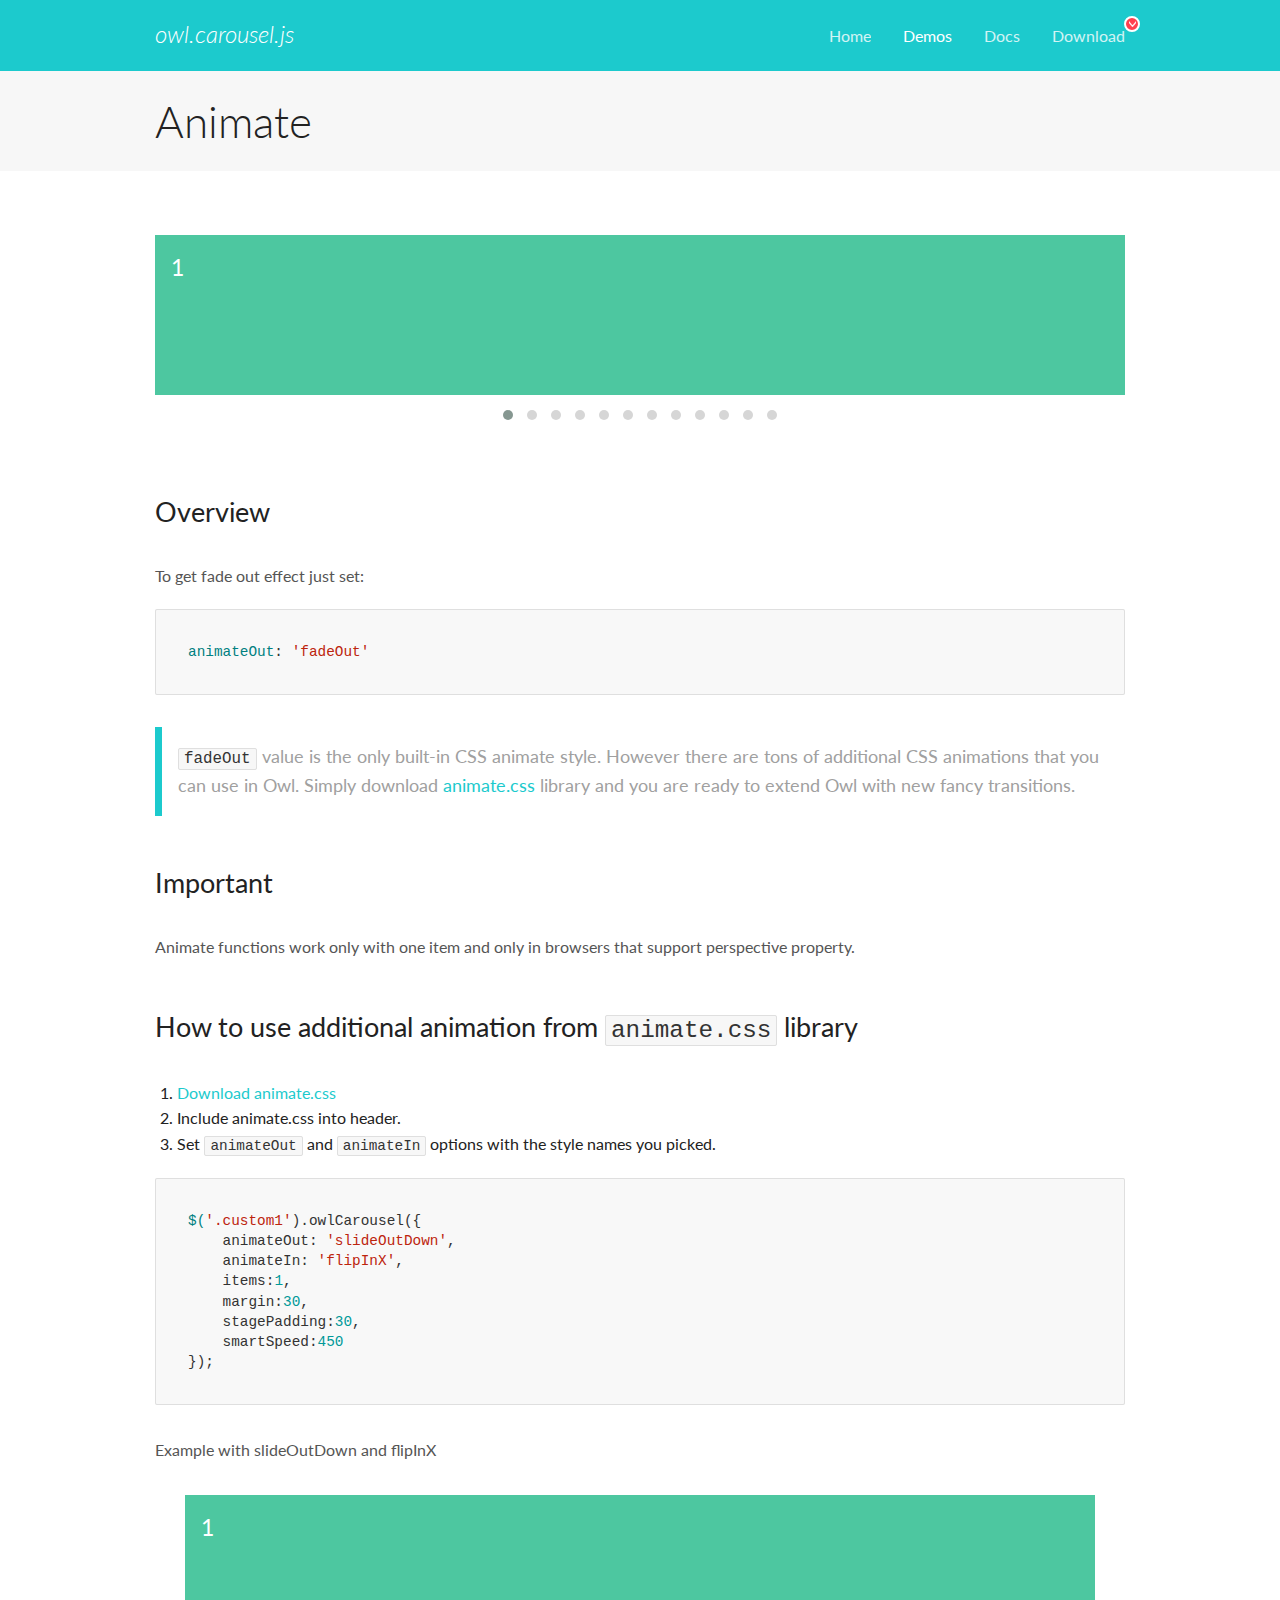
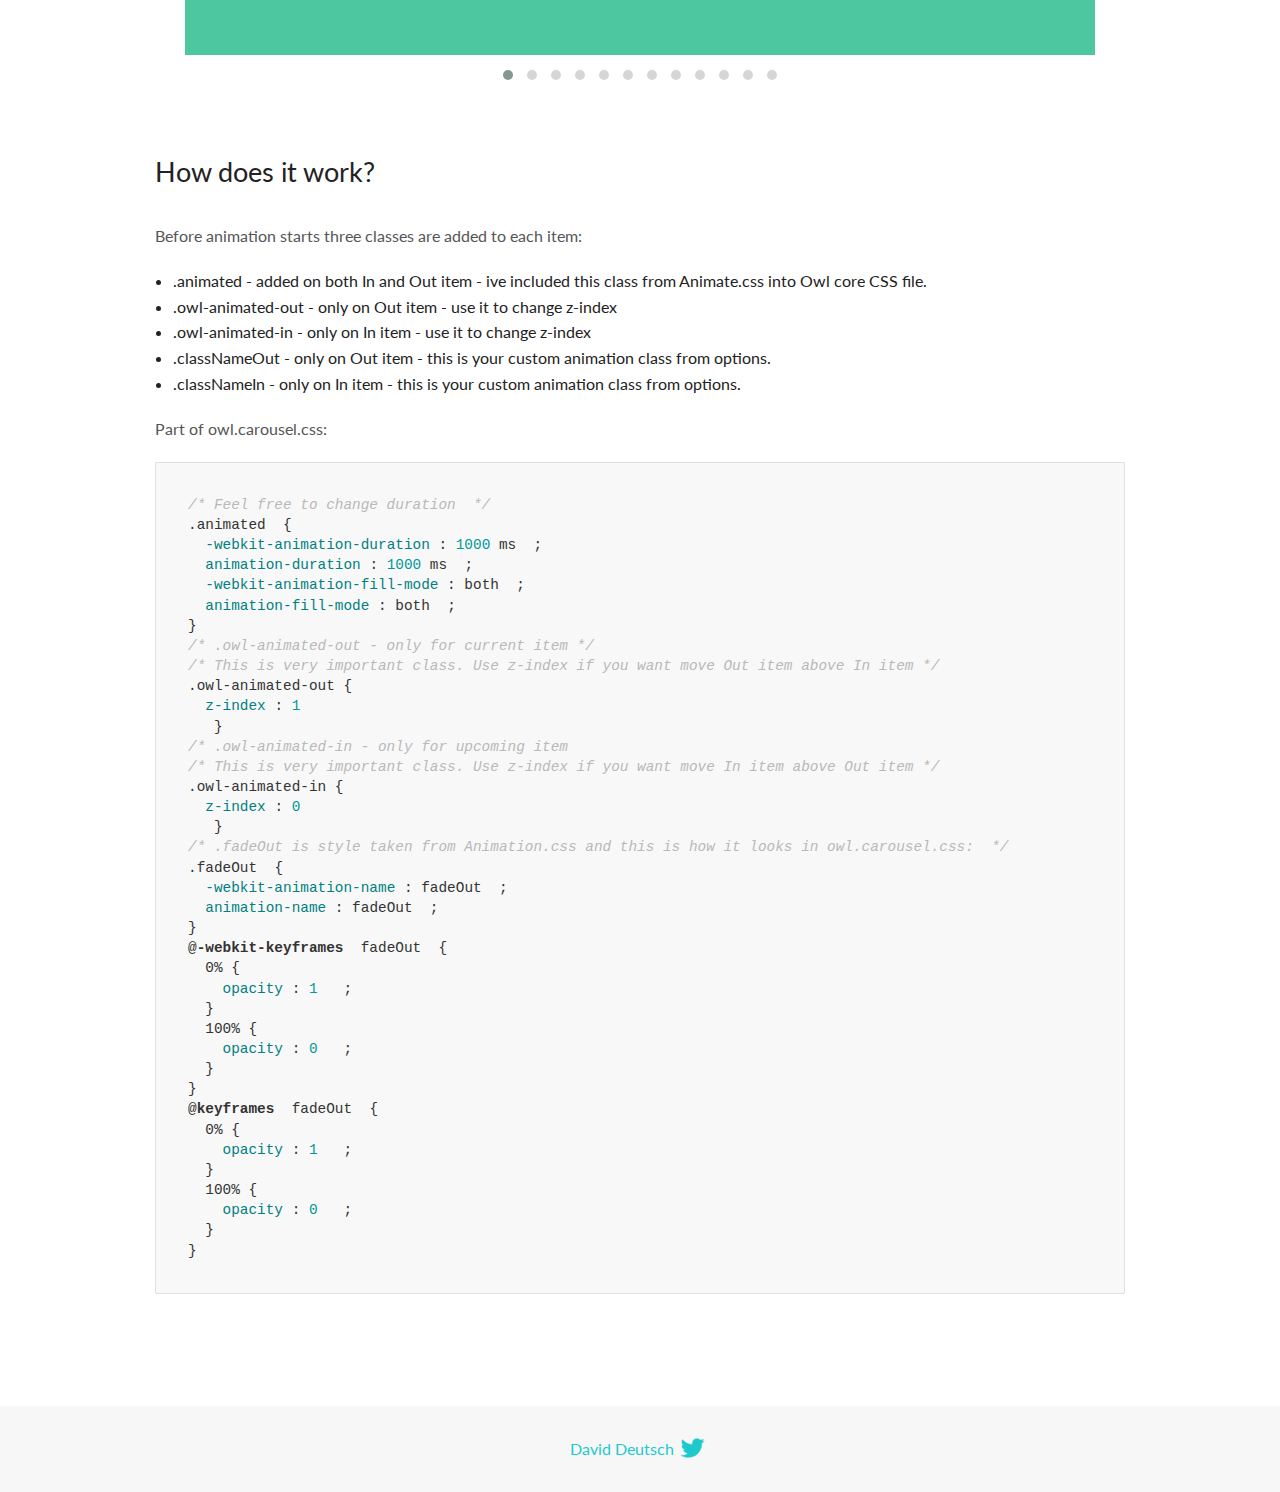
<file: resources/OwlCarousel2-2.3.4/docs/demos/animate.html>
<!DOCTYPE html>
<html lang="en">
  <head>

    <!-- head -->
    <meta charset="utf-8">
    <meta name="msapplication-tap-highlight" content="no" />
    <meta name="viewport" content="width=device-width, initial-scale=1.0" />
    <meta name="description" content="Animate carousel">
    <meta name="author" content="David Deutsch">
    <title>
      Animate Demo | Owl Carousel | 2.3.4
    </title>

    <!-- Stylesheets -->
    <link href='https://fonts.googleapis.com/css?family=Lato:300,400,700,400italic,300italic' rel='stylesheet' type='text/css'>
    <link rel="stylesheet" href="../assets/css/docs.theme.min.css">

    <!-- Owl Stylesheets -->
    <link rel="stylesheet" href="../assets/owlcarousel/assets/owl.carousel.min.css">
    <link rel="stylesheet" href="../assets/owlcarousel/assets/owl.theme.default.min.css">

    <!-- HTML5 shim and Respond.js IE8 support of HTML5 elements and media queries -->

    <!--[if lt IE 9]>
      <script src="https://oss.maxcdn.com/libs/html5shiv/3.7.0/html5shiv.js"></script>
      <script src="https://oss.maxcdn.com/libs/respond.js/1.3.0/respond.min.js"></script>
    <![endif]-->

    <!-- Favicons -->
    <link rel="apple-touch-icon-precomposed" sizes="144x144" href="../assets/ico/apple-touch-icon-144-precomposed.png">
    <link rel="shortcut icon" href="../assets/ico/favicon.png">
    <link rel="shortcut icon" href="favicon.ico">

    <!-- Yeah i know js should not be in header. Its required for demos.-->

    <!-- javascript -->
    <script src="../assets/vendors/jquery.min.js"></script>
    <script src="../assets/owlcarousel/owl.carousel.js"></script>
  </head>
  <body>

    <!-- header -->
    <header class="header">
      <div class="row">
        <div class="large-12 columns">
          <div class="brand left">
            <h3>
              <a href="/OwlCarousel2/">owl.carousel.js</a> 
            </h3>
          </div>
          <a id="toggle-nav" class="right">
            <span></span> <span></span> <span></span> 
          </a> 
          <div class="nav-bar">
            <ul class="clearfix">
              <li> <a href="/OwlCarousel2/index.html">Home</a>  </li>
              <li class="active">
                <a href="/OwlCarousel2/demos/demos.html">Demos</a> 
              </li>
              <li> <a href="/OwlCarousel2/docs/started-welcome.html">Docs</a>  </li>
              <li>
                <a href="https://github.com/OwlCarousel2/OwlCarousel2/archive/2.3.4.zip">Download</a> 
                <span class="download"></span> 
              </li>
            </ul>
          </div>
        </div>
      </div>
    </header>

    <!-- title -->
    <section class="title">
      <div class="row">
        <div class="large-12 columns">
          <h1>Animate</h1>
        </div>
      </div>
    </section>

    <!--  Demos -->
    <section id="demos">
      <div class="row">
        <div class="large-12 columns">
          <div class="fadeOut owl-carousel owl-theme">
            <div class="item">
              <h4>1</h4>
            </div>
            <div class="item">
              <h4>2</h4>
            </div>
            <div class="item">
              <h4>3</h4>
            </div>
            <div class="item">
              <h4>4</h4>
            </div>
            <div class="item">
              <h4>5</h4>
            </div>
            <div class="item">
              <h4>6</h4>
            </div>
            <div class="item">
              <h4>7</h4>
            </div>
            <div class="item">
              <h4>8</h4>
            </div>
            <div class="item">
              <h4>9</h4>
            </div>
            <div class="item">
              <h4>10</h4>
            </div>
            <div class="item">
              <h4>11</h4>
            </div>
            <div class="item">
              <h4>12</h4>
            </div>
          </div>
          <h3 id="overview">Overview</h3>
          <p>To get fade out effect just set:</p>
          <pre><code>animateOut: &#39;fadeOut&#39;</code></pre>
          <blockquote>
            <p><code>fadeOut</code> value is the only built-in CSS animate style. However there are tons of additional CSS animations that you can use in Owl. Simply download
              <a href="https://daneden.github.io/animate.css/">animate.css</a>  library and you are ready to extend Owl with new fancy transitions.</p>
          </blockquote>
          <h3 id="important">Important</h3>
          <p>Animate functions work only with one item and only in browsers that support perspective property.</p>
          <h3 id="how-to-use-additional-animation-from-animate-css-library">How to use additional animation from <code>animate.css</code> library</h3>
          <ol>
            <li> <a href="https://daneden.github.io/animate.css/">Download animate.css</a>  </li>
            <li>Include animate.css into header.</li>
            <li>Set <code>animateOut</code> and <code>animateIn</code> options with the style names you picked.</li>
          </ol>
          <pre><code>$(&#39;.custom1&#39;).owlCarousel({
    animateOut: &#39;slideOutDown&#39;,
    animateIn: &#39;flipInX&#39;,
    items:1,
    margin:30,
    stagePadding:30,
    smartSpeed:450
});</code></pre>
          <p>Example with slideOutDown and flipInX</p>
          <div class="custom1 owl-carousel owl-theme">
            <div class="item">
              <h4>1</h4>
            </div>
            <div class="item">
              <h4>2</h4>
            </div>
            <div class="item">
              <h4>3</h4>
            </div>
            <div class="item">
              <h4>4</h4>
            </div>
            <div class="item">
              <h4>5</h4>
            </div>
            <div class="item">
              <h4>6</h4>
            </div>
            <div class="item">
              <h4>7</h4>
            </div>
            <div class="item">
              <h4>8</h4>
            </div>
            <div class="item">
              <h4>9</h4>
            </div>
            <div class="item">
              <h4>10</h4>
            </div>
            <div class="item">
              <h4>11</h4>
            </div>
            <div class="item">
              <h4>12</h4>
            </div>
          </div>
          <h3 id="how-does-it-work-">How does it work?</h3>
          <p>Before animation starts three classes are added to each item:</p>
          <ul>
            <li>.animated - added on both In and Out item - ive included this class from Animate.css into Owl core CSS file.</li>
            <li>.owl-animated-out - only on Out item - use it to change z-index</li>
            <li>.owl-animated-in - only on In item - use it to change z-index</li>
            <li>.classNameOut - only on Out item - this is your custom animation class from options.</li>
            <li>.classNameIn - only on In item - this is your custom animation class from options.</li>
          </ul>
          <p>Part of owl.carousel.css:</p>
          <pre><code class="language-css"><span class="comment">/* Feel free to change duration  */</span> 
<span class="class">.animated</span>  <span class="rules">{
  <span class="rule"><span class="attribute">-webkit-animation-duration</span> :<span class="value"> <span class="number">1000</span> ms</span> </span> ;
  <span class="rule"><span class="attribute">animation-duration</span> :<span class="value"> <span class="number">1000</span> ms</span> </span> ;
  <span class="rule"><span class="attribute">-webkit-animation-fill-mode</span> :<span class="value"> both</span> </span> ;
  <span class="rule"><span class="attribute">animation-fill-mode</span> :<span class="value"> both</span> </span> ;
<span class="rule">}</span> </span> 
<span class="comment">/* .owl-animated-out - only for current item */</span> 
<span class="comment">/* This is very important class. Use z-index if you want move Out item above In item */</span> 
<span class="class">.owl-animated-out</span> <span class="rules">{
  <span class="rule"><span class="attribute">z-index</span> :<span class="value"> <span class="number">1</span> 
</span> </span> </span> }
<span class="comment">/* .owl-animated-in - only for upcoming item
/* This is very important class. Use z-index if you want move In item above Out item */</span> 
<span class="class">.owl-animated-in</span> <span class="rules">{
  <span class="rule"><span class="attribute">z-index</span> :<span class="value"> <span class="number">0</span> 
</span> </span> </span> }
<span class="comment">/* .fadeOut is style taken from Animation.css and this is how it looks in owl.carousel.css:  */</span> 
<span class="class">.fadeOut</span>  <span class="rules">{
  <span class="rule"><span class="attribute">-webkit-animation-name</span> :<span class="value"> fadeOut</span> </span> ;
  <span class="rule"><span class="attribute">animation-name</span> :<span class="value"> fadeOut</span> </span> ;
<span class="rule">}</span> </span> 
<span class="at_rule">@<span class="keyword">-webkit-keyframes</span>  fadeOut </span> {
  0% <span class="rules">{
    <span class="rule"><span class="attribute">opacity</span> :<span class="value"> <span class="number">1</span> </span> </span> ;
  <span class="rule">}</span> </span> 
  100% <span class="rules">{
    <span class="rule"><span class="attribute">opacity</span> :<span class="value"> <span class="number">0</span> </span> </span> ;
  <span class="rule">}</span> </span> 
}
<span class="at_rule">@<span class="keyword">keyframes</span>  fadeOut </span> {
  0% <span class="rules">{
    <span class="rule"><span class="attribute">opacity</span> :<span class="value"> <span class="number">1</span> </span> </span> ;
  <span class="rule">}</span> </span> 
  100% <span class="rules">{
    <span class="rule"><span class="attribute">opacity</span> :<span class="value"> <span class="number">0</span> </span> </span> ;
  <span class="rule">}</span> </span> 
}</code></pre>
          <link rel="stylesheet" href="../assets/css/animate.css">
          <script>
            jQuery(document).ready(function($) {
              $('.fadeOut').owlCarousel({
                items: 1,
                animateOut: 'fadeOut',
                loop: true,
                margin: 10,
              });
              $('.custom1').owlCarousel({
                animateOut: 'slideOutDown',
                animateIn: 'flipInX',
                items: 1,
                margin: 30,
                stagePadding: 30,
                smartSpeed: 450
              });
            });
          </script>
        </div>
      </div>
    </section>

    <!-- footer -->
    <footer class="footer">
      <div class="row">
        <div class="large-12 columns">
          <h5>
            <a href="/OwlCarousel2/docs/support-contact.html">David Deutsch</a> 
            <a id="custom-tweet-button" href="https://twitter.com/share?url=https://github.com/OwlCarousel2/OwlCarousel2&text=Owl Carousel - This is so awesome! " target="_blank"></a> 
          </h5>
        </div>
      </div>
    </footer>

    <!-- vendors -->
    <script src="../assets/vendors/highlight.js"></script>
    <script src="../assets/js/app.js"></script>
  </body>
</html>
</file>
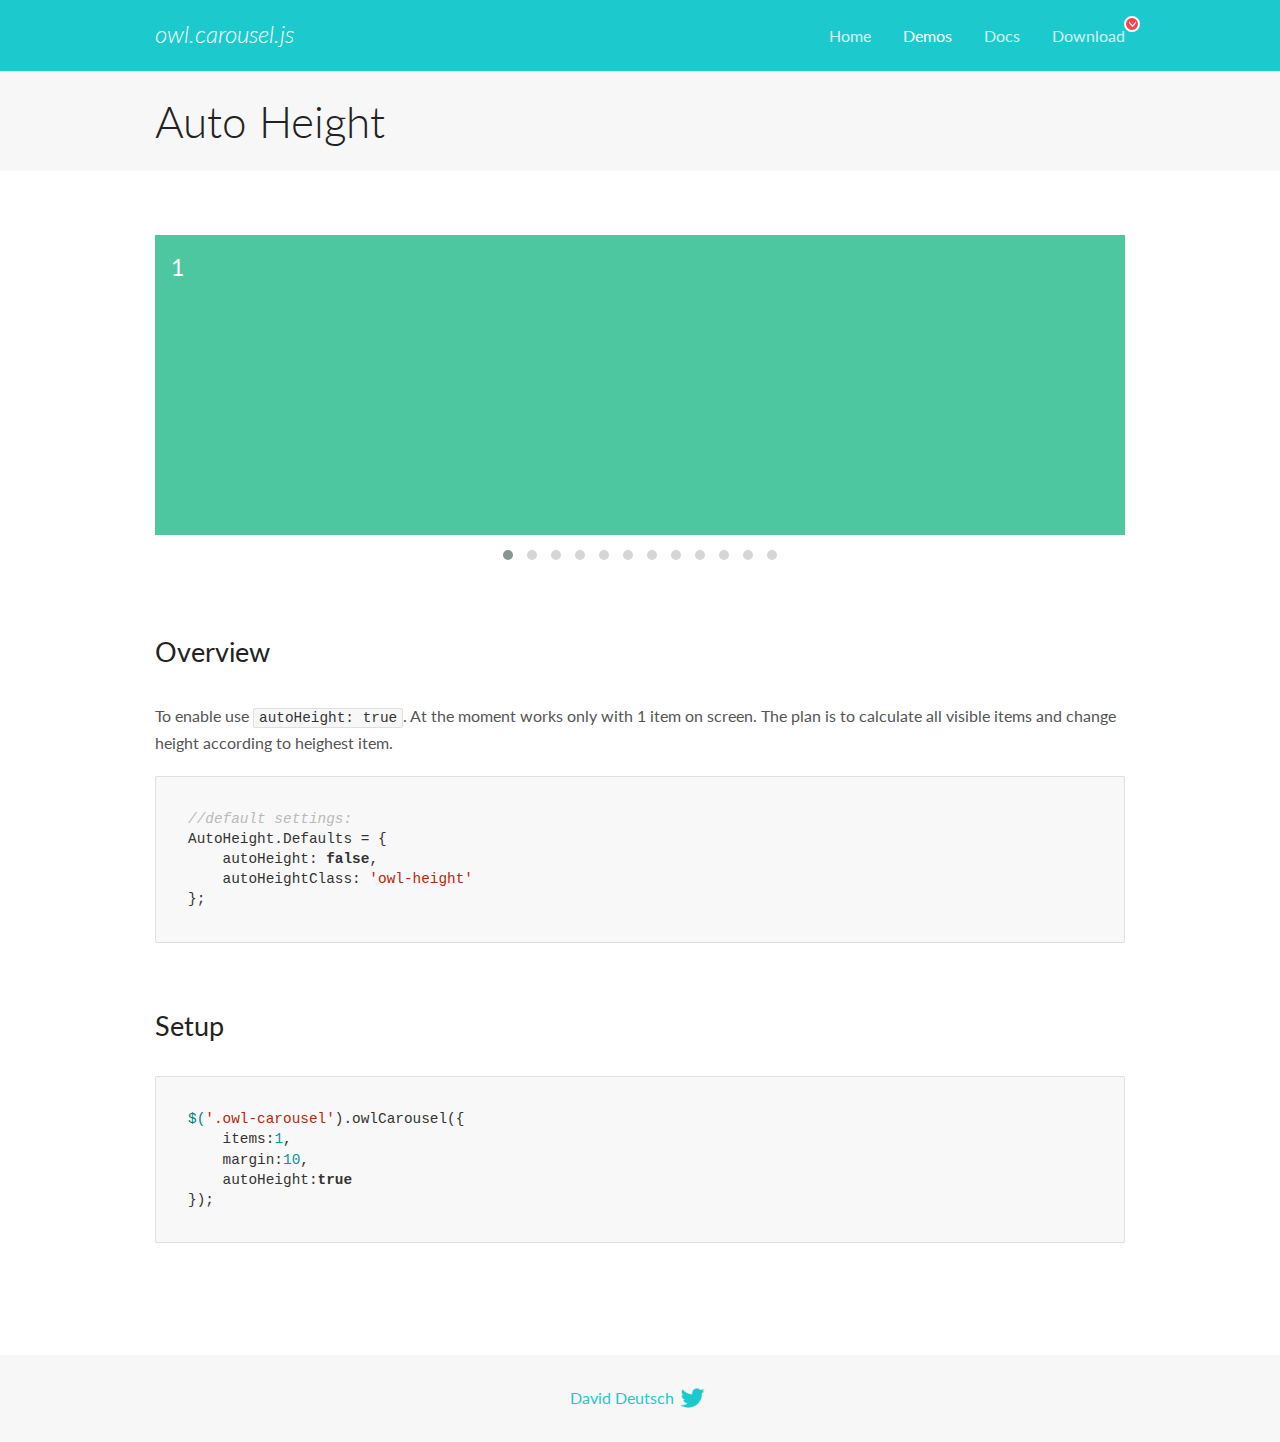
<file: resources/OwlCarousel2-2.3.4/docs/demos/autoheight.html>
<!DOCTYPE html>
<html lang="en">
  <head>

    <!-- head -->
    <meta charset="utf-8">
    <meta name="msapplication-tap-highlight" content="no" />
    <meta name="viewport" content="width=device-width, initial-scale=1.0" />
    <meta name="description" content="autoHeight usage demo">
    <meta name="author" content="David Deutsch">
    <title>
      Auto Height Demo | Owl Carousel | 2.3.4
    </title>

    <!-- Stylesheets -->
    <link href='https://fonts.googleapis.com/css?family=Lato:300,400,700,400italic,300italic' rel='stylesheet' type='text/css'>
    <link rel="stylesheet" href="../assets/css/docs.theme.min.css">

    <!-- Owl Stylesheets -->
    <link rel="stylesheet" href="../assets/owlcarousel/assets/owl.carousel.min.css">
    <link rel="stylesheet" href="../assets/owlcarousel/assets/owl.theme.default.min.css">

    <!-- HTML5 shim and Respond.js IE8 support of HTML5 elements and media queries -->

    <!--[if lt IE 9]>
      <script src="https://oss.maxcdn.com/libs/html5shiv/3.7.0/html5shiv.js"></script>
      <script src="https://oss.maxcdn.com/libs/respond.js/1.3.0/respond.min.js"></script>
    <![endif]-->

    <!-- Favicons -->
    <link rel="apple-touch-icon-precomposed" sizes="144x144" href="../assets/ico/apple-touch-icon-144-precomposed.png">
    <link rel="shortcut icon" href="../assets/ico/favicon.png">
    <link rel="shortcut icon" href="favicon.ico">

    <!-- Yeah i know js should not be in header. Its required for demos.-->

    <!-- javascript -->
    <script src="../assets/vendors/jquery.min.js"></script>
    <script src="../assets/owlcarousel/owl.carousel.js"></script>
  </head>
  <body>

    <!-- header -->
    <header class="header">
      <div class="row">
        <div class="large-12 columns">
          <div class="brand left">
            <h3>
              <a href="/OwlCarousel2/">owl.carousel.js</a> 
            </h3>
          </div>
          <a id="toggle-nav" class="right">
            <span></span> <span></span> <span></span> 
          </a> 
          <div class="nav-bar">
            <ul class="clearfix">
              <li> <a href="/OwlCarousel2/index.html">Home</a>  </li>
              <li class="active">
                <a href="/OwlCarousel2/demos/demos.html">Demos</a> 
              </li>
              <li> <a href="/OwlCarousel2/docs/started-welcome.html">Docs</a>  </li>
              <li>
                <a href="https://github.com/OwlCarousel2/OwlCarousel2/archive/2.3.4.zip">Download</a> 
                <span class="download"></span> 
              </li>
            </ul>
          </div>
        </div>
      </div>
    </header>

    <!-- title -->
    <section class="title">
      <div class="row">
        <div class="large-12 columns">
          <h1>Auto Height</h1>
        </div>
      </div>
    </section>

    <!--  Demos -->
    <section id="demos">
      <div class="row">
        <div class="large-12 columns">
          <div class="owl-carousel owl-theme">
            <div class="item" style="height:300px">
              <h4>1</h4>
            </div>
            <div class="item" style="height:100px">
              <h4>2</h4>
            </div>
            <div class="item" style="height:500px">
              <h4>3</h4>
            </div>
            <div class="item" style="height:250px">
              <h4>4</h4>
            </div>
            <div class="item" style="height:400px">
              <h4>5</h4>
            </div>
            <div class="item" style="height:500px">
              <h4>6</h4>
            </div>
            <div class="item" style="height:600px">
              <h4>7</h4>
            </div>
            <div class="item" style="height:400px">
              <h4>8</h4>
            </div>
            <div class="item" style="height:300px">
              <h4>9</h4>
            </div>
            <div class="item" style="height:350px">
              <h4>10</h4>
            </div>
            <div class="item" style="height:200px">
              <h4>11</h4>
            </div>
            <div class="item" style="height:150px">
              <h4>12</h4>
            </div>
          </div>
          <h3 id="overview">Overview</h3>
          <p>To enable use <code>autoHeight: true</code>. At the moment works only with 1 item on screen. The plan is to calculate all visible items and change height according to heighest item.</p>
          <pre><code>//default settings:
AutoHeight.Defaults = {
    autoHeight: false,
    autoHeightClass: &#39;owl-height&#39;
};</code></pre>
          <h3 id="setup">Setup</h3>
          <pre><code>$(&#39;.owl-carousel&#39;).owlCarousel({
    items:1,
    margin:10,
    autoHeight:true
});</code></pre>
          <script>
            $(document).ready(function() {
              $('.owl-carousel').owlCarousel({
                items: 1,
                margin: 10,
                autoHeight: true
              });
            })
          </script>
        </div>
      </div>
    </section>

    <!-- footer -->
    <footer class="footer">
      <div class="row">
        <div class="large-12 columns">
          <h5>
            <a href="/OwlCarousel2/docs/support-contact.html">David Deutsch</a> 
            <a id="custom-tweet-button" href="https://twitter.com/share?url=https://github.com/OwlCarousel2/OwlCarousel2&text=Owl Carousel - This is so awesome! " target="_blank"></a> 
          </h5>
        </div>
      </div>
    </footer>

    <!-- vendors -->
    <script src="../assets/vendors/highlight.js"></script>
    <script src="../assets/js/app.js"></script>
  </body>
</html>
</file>
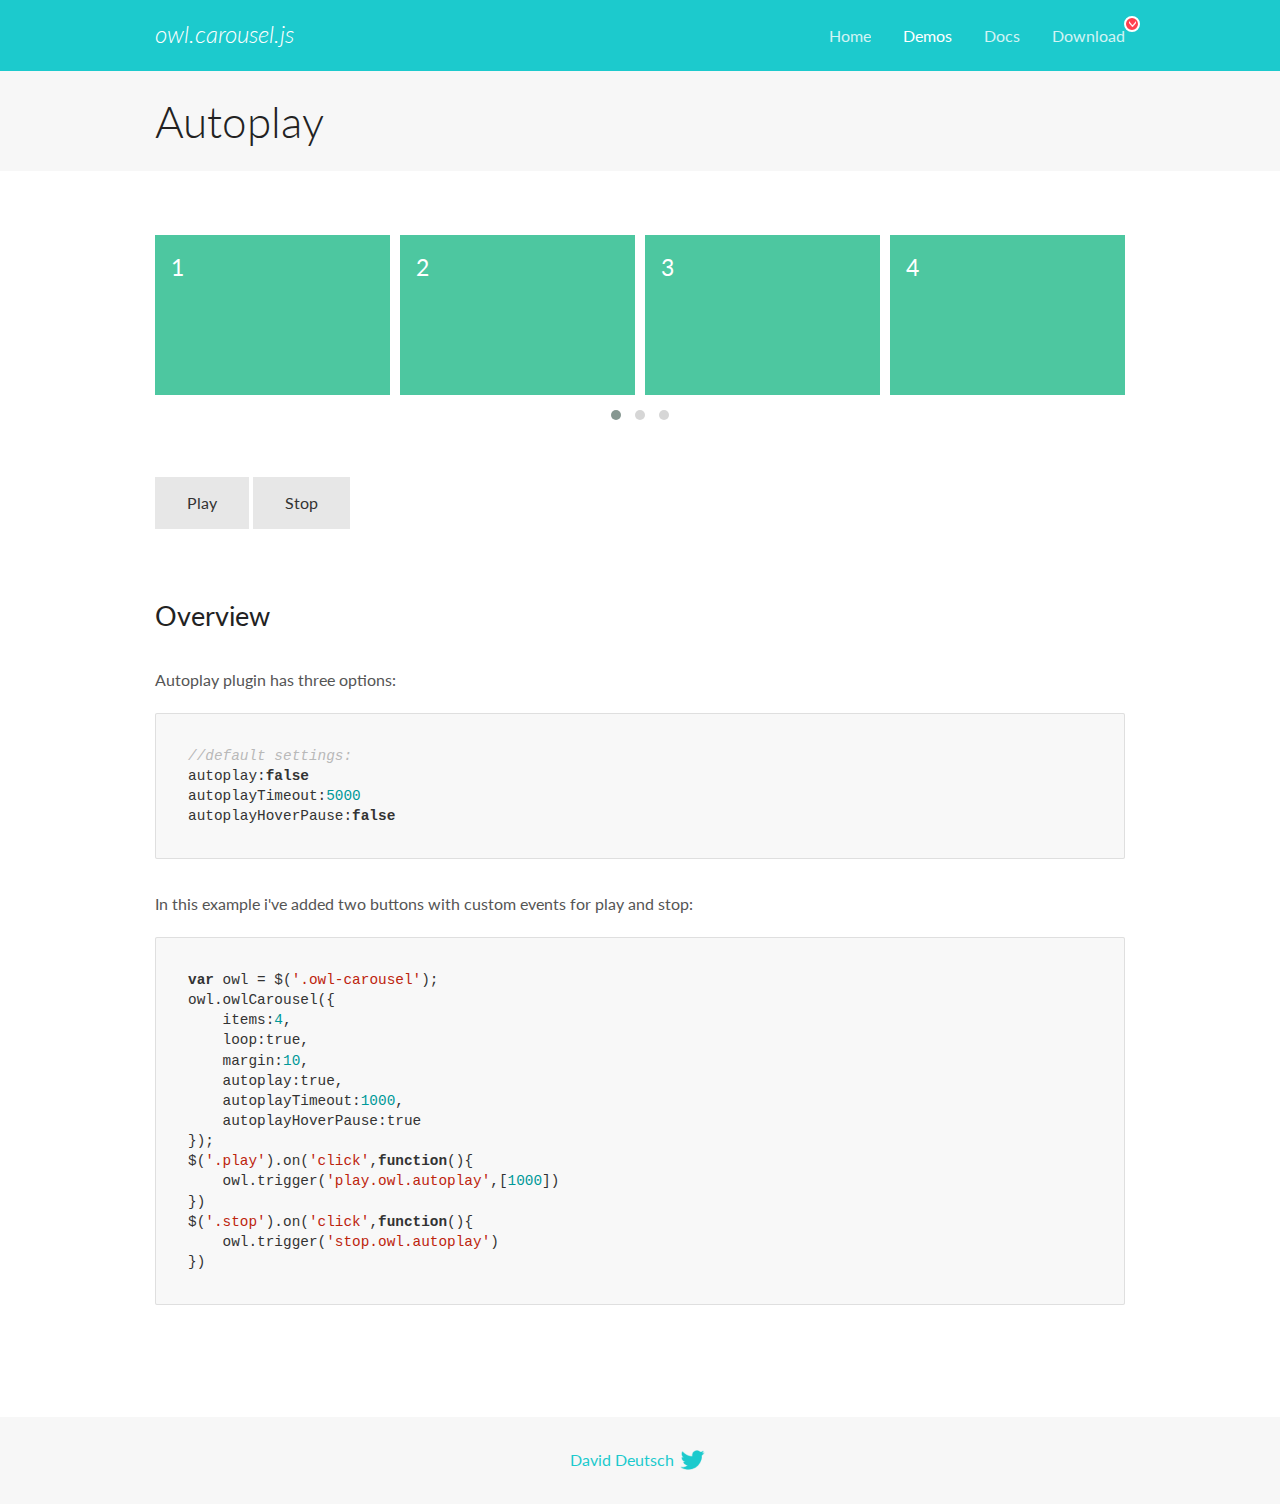
<file: resources/OwlCarousel2-2.3.4/docs/demos/autoplay.html>
<!DOCTYPE html>
<html lang="en">
  <head>

    <!-- head -->
    <meta charset="utf-8">
    <meta name="msapplication-tap-highlight" content="no" />
    <meta name="viewport" content="width=device-width, initial-scale=1.0" />
    <meta name="description" content="Autoplay usage demo">
    <meta name="author" content="David Deutsch">
    <title>
      Autoplay Demo | Owl Carousel | 2.3.4
    </title>

    <!-- Stylesheets -->
    <link href='https://fonts.googleapis.com/css?family=Lato:300,400,700,400italic,300italic' rel='stylesheet' type='text/css'>
    <link rel="stylesheet" href="../assets/css/docs.theme.min.css">

    <!-- Owl Stylesheets -->
    <link rel="stylesheet" href="../assets/owlcarousel/assets/owl.carousel.min.css">
    <link rel="stylesheet" href="../assets/owlcarousel/assets/owl.theme.default.min.css">

    <!-- HTML5 shim and Respond.js IE8 support of HTML5 elements and media queries -->

    <!--[if lt IE 9]>
      <script src="https://oss.maxcdn.com/libs/html5shiv/3.7.0/html5shiv.js"></script>
      <script src="https://oss.maxcdn.com/libs/respond.js/1.3.0/respond.min.js"></script>
    <![endif]-->

    <!-- Favicons -->
    <link rel="apple-touch-icon-precomposed" sizes="144x144" href="../assets/ico/apple-touch-icon-144-precomposed.png">
    <link rel="shortcut icon" href="../assets/ico/favicon.png">
    <link rel="shortcut icon" href="favicon.ico">

    <!-- Yeah i know js should not be in header. Its required for demos.-->

    <!-- javascript -->
    <script src="../assets/vendors/jquery.min.js"></script>
    <script src="../assets/owlcarousel/owl.carousel.js"></script>
  </head>
  <body>

    <!-- header -->
    <header class="header">
      <div class="row">
        <div class="large-12 columns">
          <div class="brand left">
            <h3>
              <a href="/OwlCarousel2/">owl.carousel.js</a> 
            </h3>
          </div>
          <a id="toggle-nav" class="right">
            <span></span> <span></span> <span></span> 
          </a> 
          <div class="nav-bar">
            <ul class="clearfix">
              <li> <a href="/OwlCarousel2/index.html">Home</a>  </li>
              <li class="active">
                <a href="/OwlCarousel2/demos/demos.html">Demos</a> 
              </li>
              <li> <a href="/OwlCarousel2/docs/started-welcome.html">Docs</a>  </li>
              <li>
                <a href="https://github.com/OwlCarousel2/OwlCarousel2/archive/2.3.4.zip">Download</a> 
                <span class="download"></span> 
              </li>
            </ul>
          </div>
        </div>
      </div>
    </header>

    <!-- title -->
    <section class="title">
      <div class="row">
        <div class="large-12 columns">
          <h1>Autoplay</h1>
        </div>
      </div>
    </section>

    <!--  Demos -->
    <section id="demos">
      <div class="row">
        <div class="large-12 columns">
          <div class="owl-carousel owl-theme">
            <div class="item">
              <h4>1</h4>
            </div>
            <div class="item">
              <h4>2</h4>
            </div>
            <div class="item">
              <h4>3</h4>
            </div>
            <div class="item">
              <h4>4</h4>
            </div>
            <div class="item">
              <h4>5</h4>
            </div>
            <div class="item">
              <h4>6</h4>
            </div>
            <div class="item">
              <h4>7</h4>
            </div>
            <div class="item">
              <h4>8</h4>
            </div>
            <div class="item">
              <h4>9</h4>
            </div>
            <div class="item">
              <h4>10</h4>
            </div>
            <div class="item">
              <h4>11</h4>
            </div>
            <div class="item">
              <h4>12</h4>
            </div>
          </div>
          <a class="button secondary play">Play</a> 
          <a class="button secondary stop">Stop</a> 
          <h3 id="overview">Overview</h3>
          <p>Autoplay plugin has three options:</p>
          <pre><code>//default settings:
autoplay:false
autoplayTimeout:5000
autoplayHoverPause:false</code></pre>
          <p>In this example i&#39;ve added two buttons with custom events for play and stop:</p>
          <pre><code>var owl = $(&#39;.owl-carousel&#39;);
owl.owlCarousel({
    items:4,
    loop:true,
    margin:10,
    autoplay:true,
    autoplayTimeout:1000,
    autoplayHoverPause:true
});
$(&#39;.play&#39;).on(&#39;click&#39;,function(){
    owl.trigger(&#39;play.owl.autoplay&#39;,[1000])
})
$(&#39;.stop&#39;).on(&#39;click&#39;,function(){
    owl.trigger(&#39;stop.owl.autoplay&#39;)
})</code></pre>
          <script>
            $(document).ready(function() {
              var owl = $('.owl-carousel');
              owl.owlCarousel({
                items: 4,
                loop: true,
                margin: 10,
                autoplay: true,
                autoplayTimeout: 1000,
                autoplayHoverPause: true
              });
              $('.play').on('click', function() {
                owl.trigger('play.owl.autoplay', [1000])
              })
              $('.stop').on('click', function() {
                owl.trigger('stop.owl.autoplay')
              })
            })
          </script>
        </div>
      </div>
    </section>

    <!-- footer -->
    <footer class="footer">
      <div class="row">
        <div class="large-12 columns">
          <h5>
            <a href="/OwlCarousel2/docs/support-contact.html">David Deutsch</a> 
            <a id="custom-tweet-button" href="https://twitter.com/share?url=https://github.com/OwlCarousel2/OwlCarousel2&text=Owl Carousel - This is so awesome! " target="_blank"></a> 
          </h5>
        </div>
      </div>
    </footer>

    <!-- vendors -->
    <script src="../assets/vendors/highlight.js"></script>
    <script src="../assets/js/app.js"></script>
  </body>
</html>
</file>
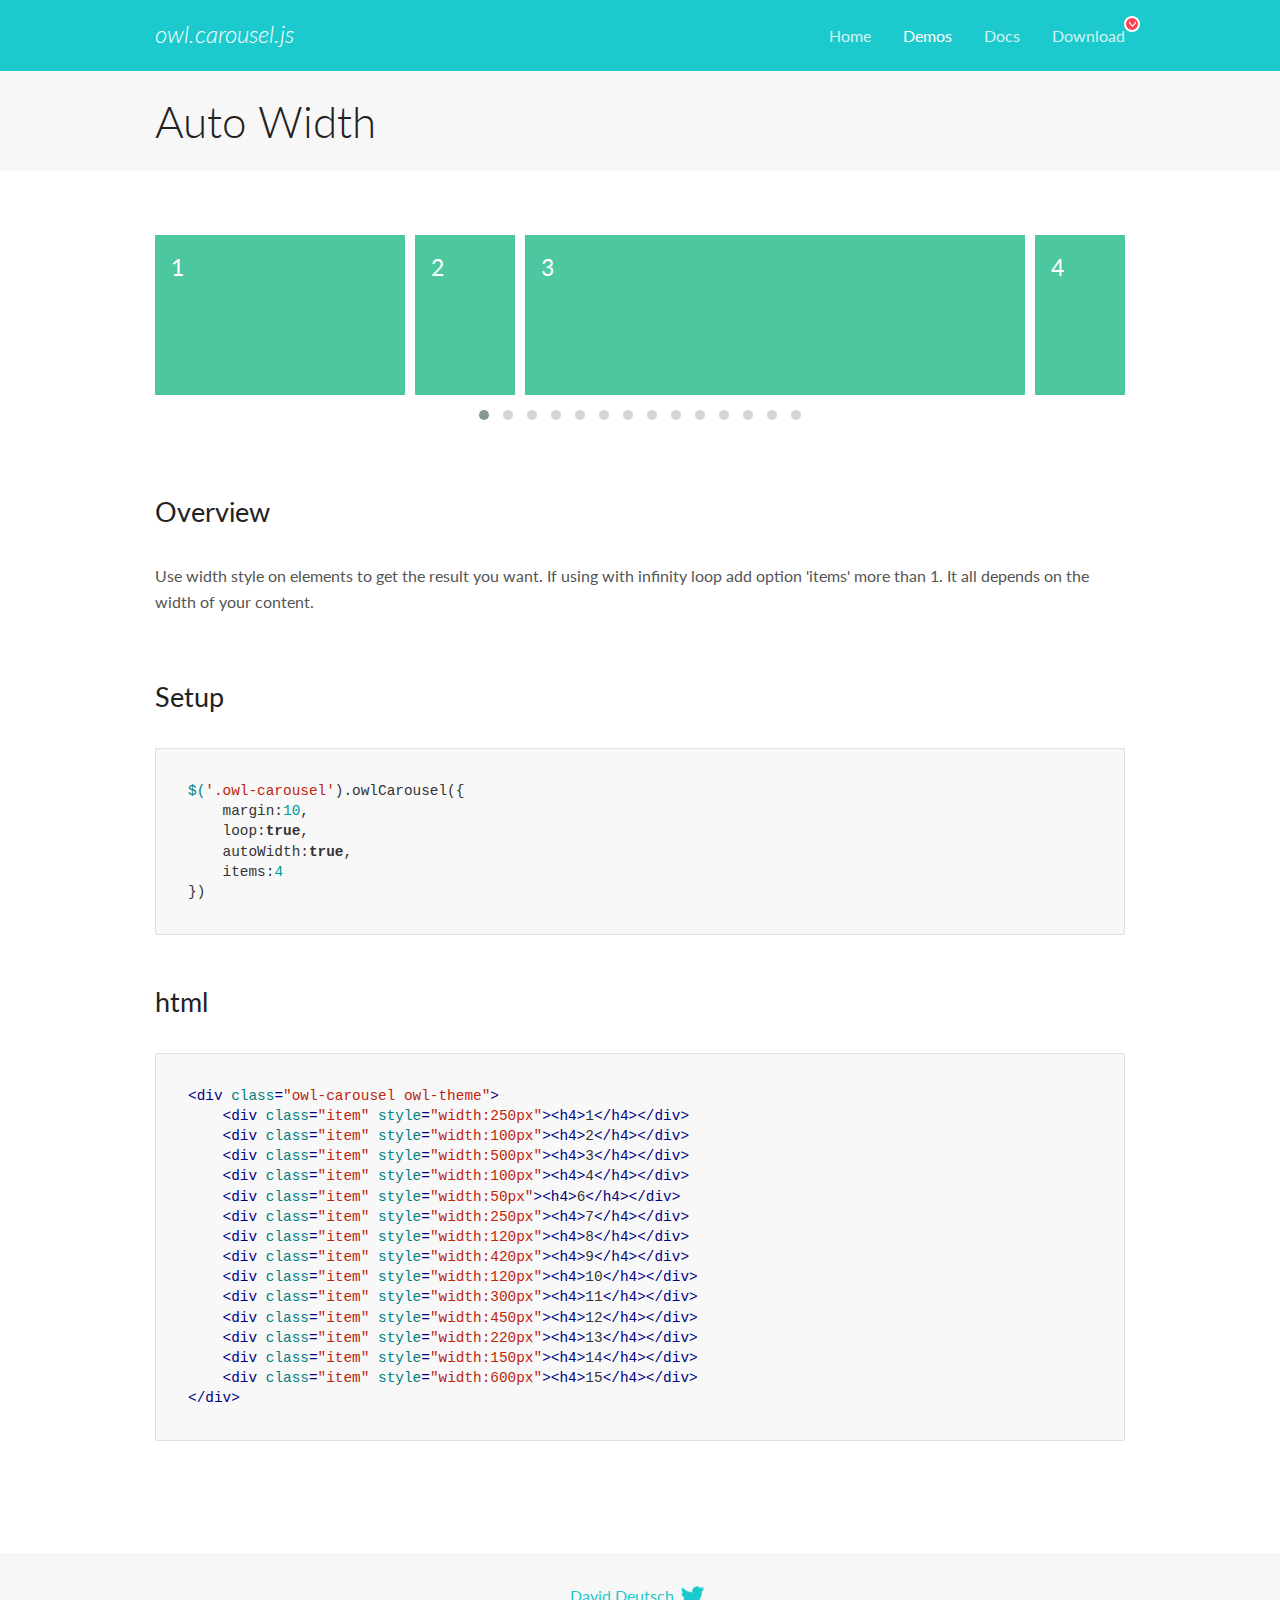
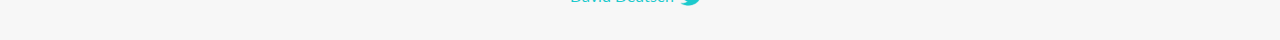
<file: resources/OwlCarousel2-2.3.4/docs/demos/autowidth.html>
<!DOCTYPE html>
<html lang="en">
  <head>

    <!-- head -->
    <meta charset="utf-8">
    <meta name="msapplication-tap-highlight" content="no" />
    <meta name="viewport" content="width=device-width, initial-scale=1.0" />
    <meta name="description" content="Auto Width">
    <meta name="author" content="David Deutsch">
    <title>
      Auto Width Demo | Owl Carousel | 2.3.4
    </title>

    <!-- Stylesheets -->
    <link href='https://fonts.googleapis.com/css?family=Lato:300,400,700,400italic,300italic' rel='stylesheet' type='text/css'>
    <link rel="stylesheet" href="../assets/css/docs.theme.min.css">

    <!-- Owl Stylesheets -->
    <link rel="stylesheet" href="../assets/owlcarousel/assets/owl.carousel.min.css">
    <link rel="stylesheet" href="../assets/owlcarousel/assets/owl.theme.default.min.css">

    <!-- HTML5 shim and Respond.js IE8 support of HTML5 elements and media queries -->

    <!--[if lt IE 9]>
      <script src="https://oss.maxcdn.com/libs/html5shiv/3.7.0/html5shiv.js"></script>
      <script src="https://oss.maxcdn.com/libs/respond.js/1.3.0/respond.min.js"></script>
    <![endif]-->

    <!-- Favicons -->
    <link rel="apple-touch-icon-precomposed" sizes="144x144" href="../assets/ico/apple-touch-icon-144-precomposed.png">
    <link rel="shortcut icon" href="../assets/ico/favicon.png">
    <link rel="shortcut icon" href="favicon.ico">

    <!-- Yeah i know js should not be in header. Its required for demos.-->

    <!-- javascript -->
    <script src="../assets/vendors/jquery.min.js"></script>
    <script src="../assets/owlcarousel/owl.carousel.js"></script>
  </head>
  <body>

    <!-- header -->
    <header class="header">
      <div class="row">
        <div class="large-12 columns">
          <div class="brand left">
            <h3>
              <a href="/OwlCarousel2/">owl.carousel.js</a> 
            </h3>
          </div>
          <a id="toggle-nav" class="right">
            <span></span> <span></span> <span></span> 
          </a> 
          <div class="nav-bar">
            <ul class="clearfix">
              <li> <a href="/OwlCarousel2/index.html">Home</a>  </li>
              <li class="active">
                <a href="/OwlCarousel2/demos/demos.html">Demos</a> 
              </li>
              <li> <a href="/OwlCarousel2/docs/started-welcome.html">Docs</a>  </li>
              <li>
                <a href="https://github.com/OwlCarousel2/OwlCarousel2/archive/2.3.4.zip">Download</a> 
                <span class="download"></span> 
              </li>
            </ul>
          </div>
        </div>
      </div>
    </header>

    <!-- title -->
    <section class="title">
      <div class="row">
        <div class="large-12 columns">
          <h1>Auto Width</h1>
        </div>
      </div>
    </section>

    <!--  Demos -->
    <section id="demos">
      <div class="row">
        <div class="large-12 columns">
          <div class="owl-carousel owl-theme">
            <div class="item" style="width:250px">
              <h4>1</h4>
            </div>
            <div class="item" style="width:100px">
              <h4>2</h4>
            </div>
            <div class="item" style="width:500px">
              <h4>3</h4>
            </div>
            <div class="item" style="width:100px">
              <h4>4</h4>
            </div>
            <div class="item" style="width:50px">
              <h4>6</h4>
            </div>
            <div class="item" style="width:250px">
              <h4>7</h4>
            </div>
            <div class="item" style="width:120px">
              <h4>8</h4>
            </div>
            <div class="item" style="width:420px">
              <h4>9</h4>
            </div>
            <div class="item" style="width:120px">
              <h4>10</h4>
            </div>
            <div class="item" style="width:300px">
              <h4>11</h4>
            </div>
            <div class="item" style="width:450px">
              <h4>12</h4>
            </div>
            <div class="item" style="width:220px">
              <h4>13</h4>
            </div>
            <div class="item" style="width:150px">
              <h4>14</h4>
            </div>
            <div class="item" style="width:600px">
              <h4>15</h4>
            </div>
          </div>
          <h3 id="overview">Overview</h3>
          <p>Use width style on elements to get the result you want. If using with infinity loop add option &#39;items&#39; more than 1. It all depends on the width of your content.</p>
          <h3 id="setup">Setup</h3>
          <pre><code>$(&#39;.owl-carousel&#39;).owlCarousel({
    margin:10,
    loop:true,
    autoWidth:true,
    items:4
})</code></pre>
          <h3 id="html">html</h3>
          <pre><code>&lt;div class=&quot;owl-carousel owl-theme&quot;&gt;
    &lt;div class=&quot;item&quot; style=&quot;width:250px&quot;&gt;&lt;h4&gt;1&lt;/h4&gt;&lt;/div&gt;
    &lt;div class=&quot;item&quot; style=&quot;width:100px&quot;&gt;&lt;h4&gt;2&lt;/h4&gt;&lt;/div&gt;
    &lt;div class=&quot;item&quot; style=&quot;width:500px&quot;&gt;&lt;h4&gt;3&lt;/h4&gt;&lt;/div&gt;
    &lt;div class=&quot;item&quot; style=&quot;width:100px&quot;&gt;&lt;h4&gt;4&lt;/h4&gt;&lt;/div&gt;
    &lt;div class=&quot;item&quot; style=&quot;width:50px&quot;&gt;&lt;h4&gt;6&lt;/h4&gt;&lt;/div&gt;
    &lt;div class=&quot;item&quot; style=&quot;width:250px&quot;&gt;&lt;h4&gt;7&lt;/h4&gt;&lt;/div&gt;
    &lt;div class=&quot;item&quot; style=&quot;width:120px&quot;&gt;&lt;h4&gt;8&lt;/h4&gt;&lt;/div&gt;
    &lt;div class=&quot;item&quot; style=&quot;width:420px&quot;&gt;&lt;h4&gt;9&lt;/h4&gt;&lt;/div&gt;
    &lt;div class=&quot;item&quot; style=&quot;width:120px&quot;&gt;&lt;h4&gt;10&lt;/h4&gt;&lt;/div&gt;
    &lt;div class=&quot;item&quot; style=&quot;width:300px&quot;&gt;&lt;h4&gt;11&lt;/h4&gt;&lt;/div&gt;
    &lt;div class=&quot;item&quot; style=&quot;width:450px&quot;&gt;&lt;h4&gt;12&lt;/h4&gt;&lt;/div&gt;
    &lt;div class=&quot;item&quot; style=&quot;width:220px&quot;&gt;&lt;h4&gt;13&lt;/h4&gt;&lt;/div&gt;
    &lt;div class=&quot;item&quot; style=&quot;width:150px&quot;&gt;&lt;h4&gt;14&lt;/h4&gt;&lt;/div&gt;
    &lt;div class=&quot;item&quot; style=&quot;width:600px&quot;&gt;&lt;h4&gt;15&lt;/h4&gt;&lt;/div&gt;
&lt;/div&gt;</code></pre>
          <script>
            $(document).ready(function() {
              $('.owl-carousel').owlCarousel({
                margin: 10,
                loop: true,
                autoWidth: true,
                items: 4
              })
            })
          </script>
        </div>
      </div>
    </section>

    <!-- footer -->
    <footer class="footer">
      <div class="row">
        <div class="large-12 columns">
          <h5>
            <a href="/OwlCarousel2/docs/support-contact.html">David Deutsch</a> 
            <a id="custom-tweet-button" href="https://twitter.com/share?url=https://github.com/OwlCarousel2/OwlCarousel2&text=Owl Carousel - This is so awesome! " target="_blank"></a> 
          </h5>
        </div>
      </div>
    </footer>

    <!-- vendors -->
    <script src="../assets/vendors/highlight.js"></script>
    <script src="../assets/js/app.js"></script>
  </body>
</html>
</file>
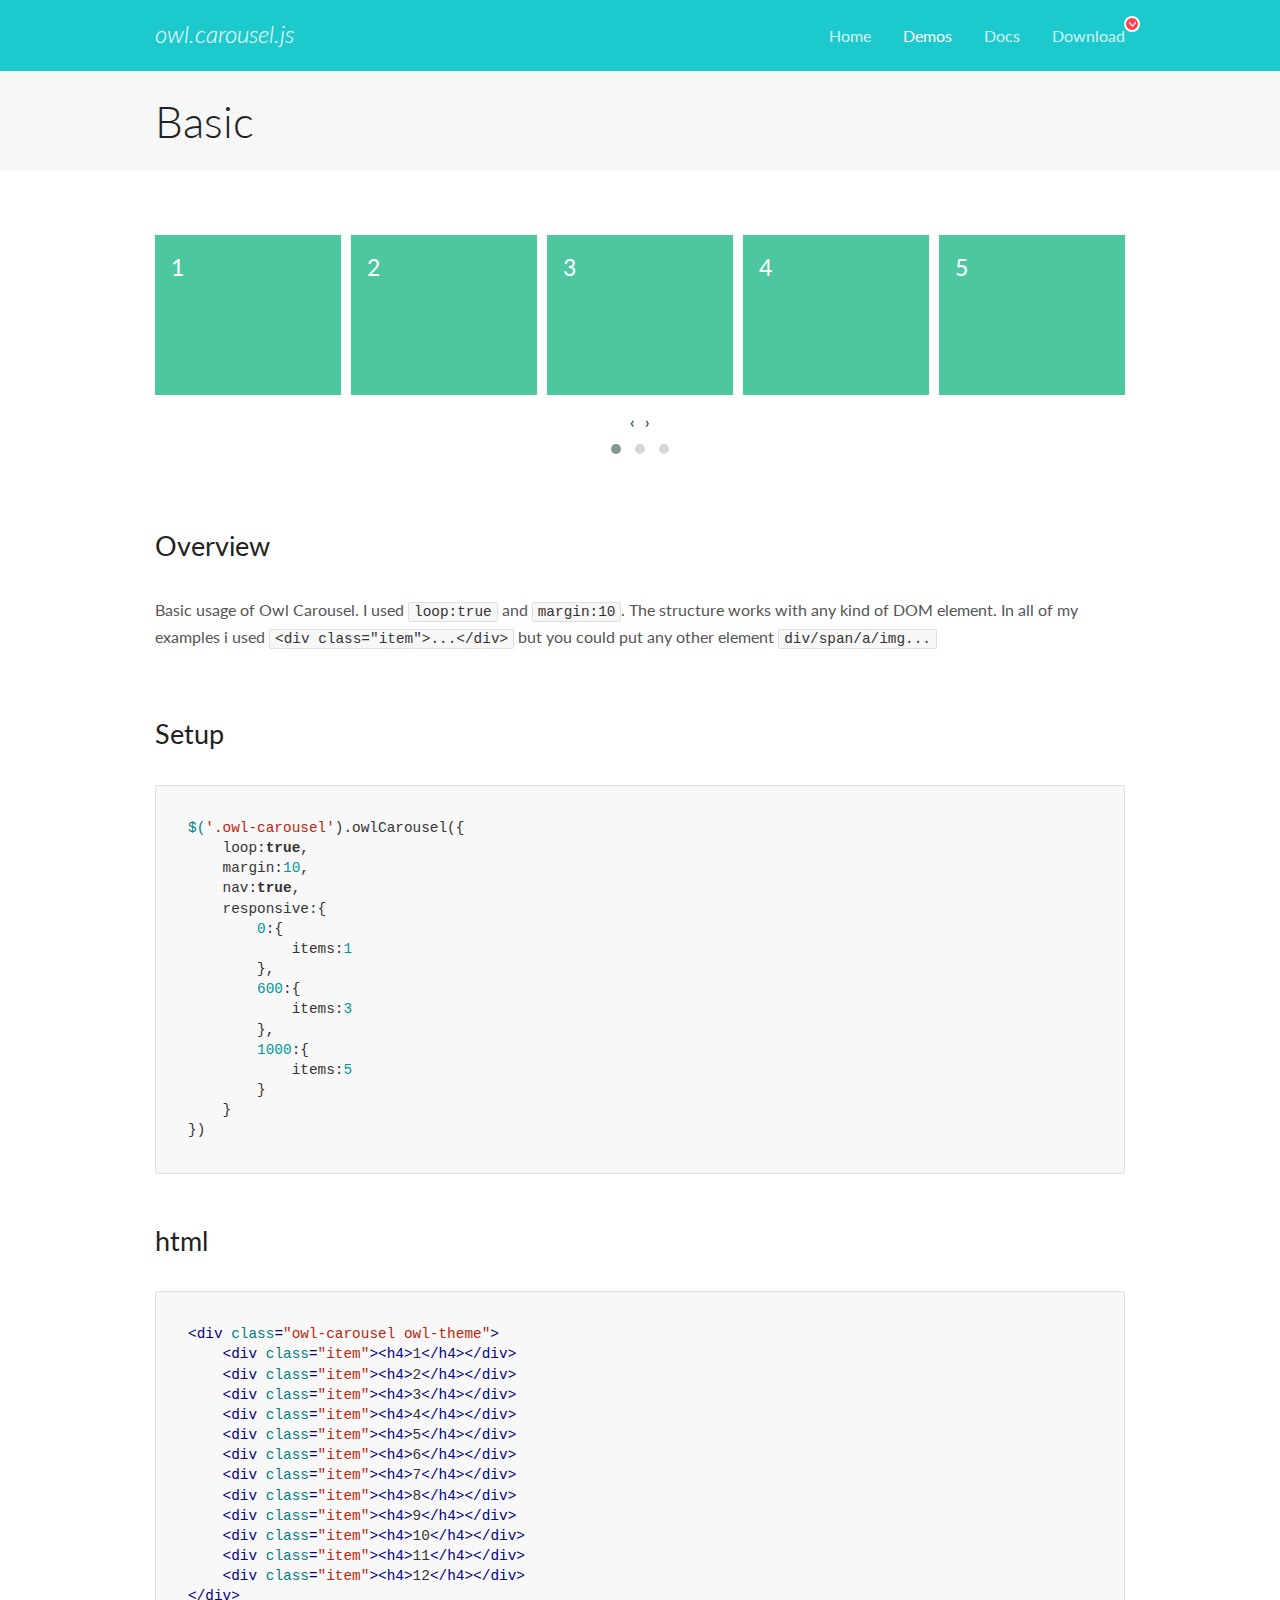
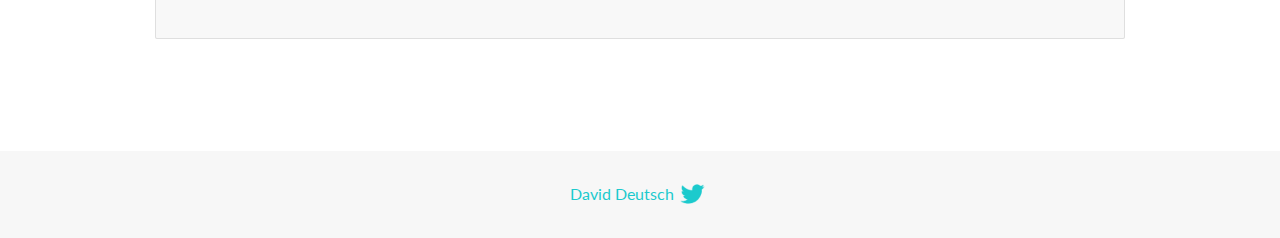
<file: resources/OwlCarousel2-2.3.4/docs/demos/basic.html>
<!DOCTYPE html>
<html lang="en">
  <head>

    <!-- head -->
    <meta charset="utf-8">
    <meta name="msapplication-tap-highlight" content="no" />
    <meta name="viewport" content="width=device-width, initial-scale=1.0" />
    <meta name="description" content="Basic usage demo">
    <meta name="author" content="David Deutsch">
    <title>
      Basic Demo | Owl Carousel | 2.3.4
    </title>

    <!-- Stylesheets -->
    <link href='https://fonts.googleapis.com/css?family=Lato:300,400,700,400italic,300italic' rel='stylesheet' type='text/css'>
    <link rel="stylesheet" href="../assets/css/docs.theme.min.css">

    <!-- Owl Stylesheets -->
    <link rel="stylesheet" href="../assets/owlcarousel/assets/owl.carousel.min.css">
    <link rel="stylesheet" href="../assets/owlcarousel/assets/owl.theme.default.min.css">

    <!-- HTML5 shim and Respond.js IE8 support of HTML5 elements and media queries -->

    <!--[if lt IE 9]>
      <script src="https://oss.maxcdn.com/libs/html5shiv/3.7.0/html5shiv.js"></script>
      <script src="https://oss.maxcdn.com/libs/respond.js/1.3.0/respond.min.js"></script>
    <![endif]-->

    <!-- Favicons -->
    <link rel="apple-touch-icon-precomposed" sizes="144x144" href="../assets/ico/apple-touch-icon-144-precomposed.png">
    <link rel="shortcut icon" href="../assets/ico/favicon.png">
    <link rel="shortcut icon" href="favicon.ico">

    <!-- Yeah i know js should not be in header. Its required for demos.-->

    <!-- javascript -->
    <script src="../assets/vendors/jquery.min.js"></script>
    <script src="../assets/owlcarousel/owl.carousel.js"></script>
  </head>
  <body>

    <!-- header -->
    <header class="header">
      <div class="row">
        <div class="large-12 columns">
          <div class="brand left">
            <h3>
              <a href="/OwlCarousel2/">owl.carousel.js</a> 
            </h3>
          </div>
          <a id="toggle-nav" class="right">
            <span></span> <span></span> <span></span> 
          </a> 
          <div class="nav-bar">
            <ul class="clearfix">
              <li> <a href="/OwlCarousel2/index.html">Home</a>  </li>
              <li class="active">
                <a href="/OwlCarousel2/demos/demos.html">Demos</a> 
              </li>
              <li> <a href="/OwlCarousel2/docs/started-welcome.html">Docs</a>  </li>
              <li>
                <a href="https://github.com/OwlCarousel2/OwlCarousel2/archive/2.3.4.zip">Download</a> 
                <span class="download"></span> 
              </li>
            </ul>
          </div>
        </div>
      </div>
    </header>

    <!-- title -->
    <section class="title">
      <div class="row">
        <div class="large-12 columns">
          <h1>Basic</h1>
        </div>
      </div>
    </section>

    <!--  Demos -->
    <section id="demos">
      <div class="row">
        <div class="large-12 columns">
          <div class="owl-carousel owl-theme">
            <div class="item">
              <h4>1</h4>
            </div>
            <div class="item">
              <h4>2</h4>
            </div>
            <div class="item">
              <h4>3</h4>
            </div>
            <div class="item">
              <h4>4</h4>
            </div>
            <div class="item">
              <h4>5</h4>
            </div>
            <div class="item">
              <h4>6</h4>
            </div>
            <div class="item">
              <h4>7</h4>
            </div>
            <div class="item">
              <h4>8</h4>
            </div>
            <div class="item">
              <h4>9</h4>
            </div>
            <div class="item">
              <h4>10</h4>
            </div>
            <div class="item">
              <h4>11</h4>
            </div>
            <div class="item">
              <h4>12</h4>
            </div>
          </div>
          <h3 id="overview">Overview</h3>
          <p>Basic usage of Owl Carousel. I used <code>loop:true</code> and <code>margin:10</code>. The structure works with any kind of DOM element. In all of my examples i used <code>&lt;div class=&quot;item&quot;&gt;...&lt;/div&gt;</code> but you could
            put any other element <code>div/span/a/img...</code></p>
          <h3 id="setup">Setup</h3>
          <pre><code>$(&#39;.owl-carousel&#39;).owlCarousel({
    loop:true,
    margin:10,
    nav:true,
    responsive:{
        0:{
            items:1
        },
        600:{
            items:3
        },
        1000:{
            items:5
        }
    }
})</code></pre>
          <h3 id="html">html</h3>
          <pre><code>&lt;div class=&quot;owl-carousel owl-theme&quot;&gt;
    &lt;div class=&quot;item&quot;&gt;&lt;h4&gt;1&lt;/h4&gt;&lt;/div&gt;
    &lt;div class=&quot;item&quot;&gt;&lt;h4&gt;2&lt;/h4&gt;&lt;/div&gt;
    &lt;div class=&quot;item&quot;&gt;&lt;h4&gt;3&lt;/h4&gt;&lt;/div&gt;
    &lt;div class=&quot;item&quot;&gt;&lt;h4&gt;4&lt;/h4&gt;&lt;/div&gt;
    &lt;div class=&quot;item&quot;&gt;&lt;h4&gt;5&lt;/h4&gt;&lt;/div&gt;
    &lt;div class=&quot;item&quot;&gt;&lt;h4&gt;6&lt;/h4&gt;&lt;/div&gt;
    &lt;div class=&quot;item&quot;&gt;&lt;h4&gt;7&lt;/h4&gt;&lt;/div&gt;
    &lt;div class=&quot;item&quot;&gt;&lt;h4&gt;8&lt;/h4&gt;&lt;/div&gt;
    &lt;div class=&quot;item&quot;&gt;&lt;h4&gt;9&lt;/h4&gt;&lt;/div&gt;
    &lt;div class=&quot;item&quot;&gt;&lt;h4&gt;10&lt;/h4&gt;&lt;/div&gt;
    &lt;div class=&quot;item&quot;&gt;&lt;h4&gt;11&lt;/h4&gt;&lt;/div&gt;
    &lt;div class=&quot;item&quot;&gt;&lt;h4&gt;12&lt;/h4&gt;&lt;/div&gt;
&lt;/div&gt;</code></pre>
          <script>
            $(document).ready(function() {
              var owl = $('.owl-carousel');
              owl.owlCarousel({
                margin: 10,
                nav: true,
                loop: true,
                responsive: {
                  0: {
                    items: 1
                  },
                  600: {
                    items: 3
                  },
                  1000: {
                    items: 5
                  }
                }
              })
            })
          </script>
        </div>
      </div>
    </section>

    <!-- footer -->
    <footer class="footer">
      <div class="row">
        <div class="large-12 columns">
          <h5>
            <a href="/OwlCarousel2/docs/support-contact.html">David Deutsch</a> 
            <a id="custom-tweet-button" href="https://twitter.com/share?url=https://github.com/OwlCarousel2/OwlCarousel2&text=Owl Carousel - This is so awesome! " target="_blank"></a> 
          </h5>
        </div>
      </div>
    </footer>

    <!-- vendors -->
    <script src="../assets/vendors/highlight.js"></script>
    <script src="../assets/js/app.js"></script>
  </body>
</html>
</file>
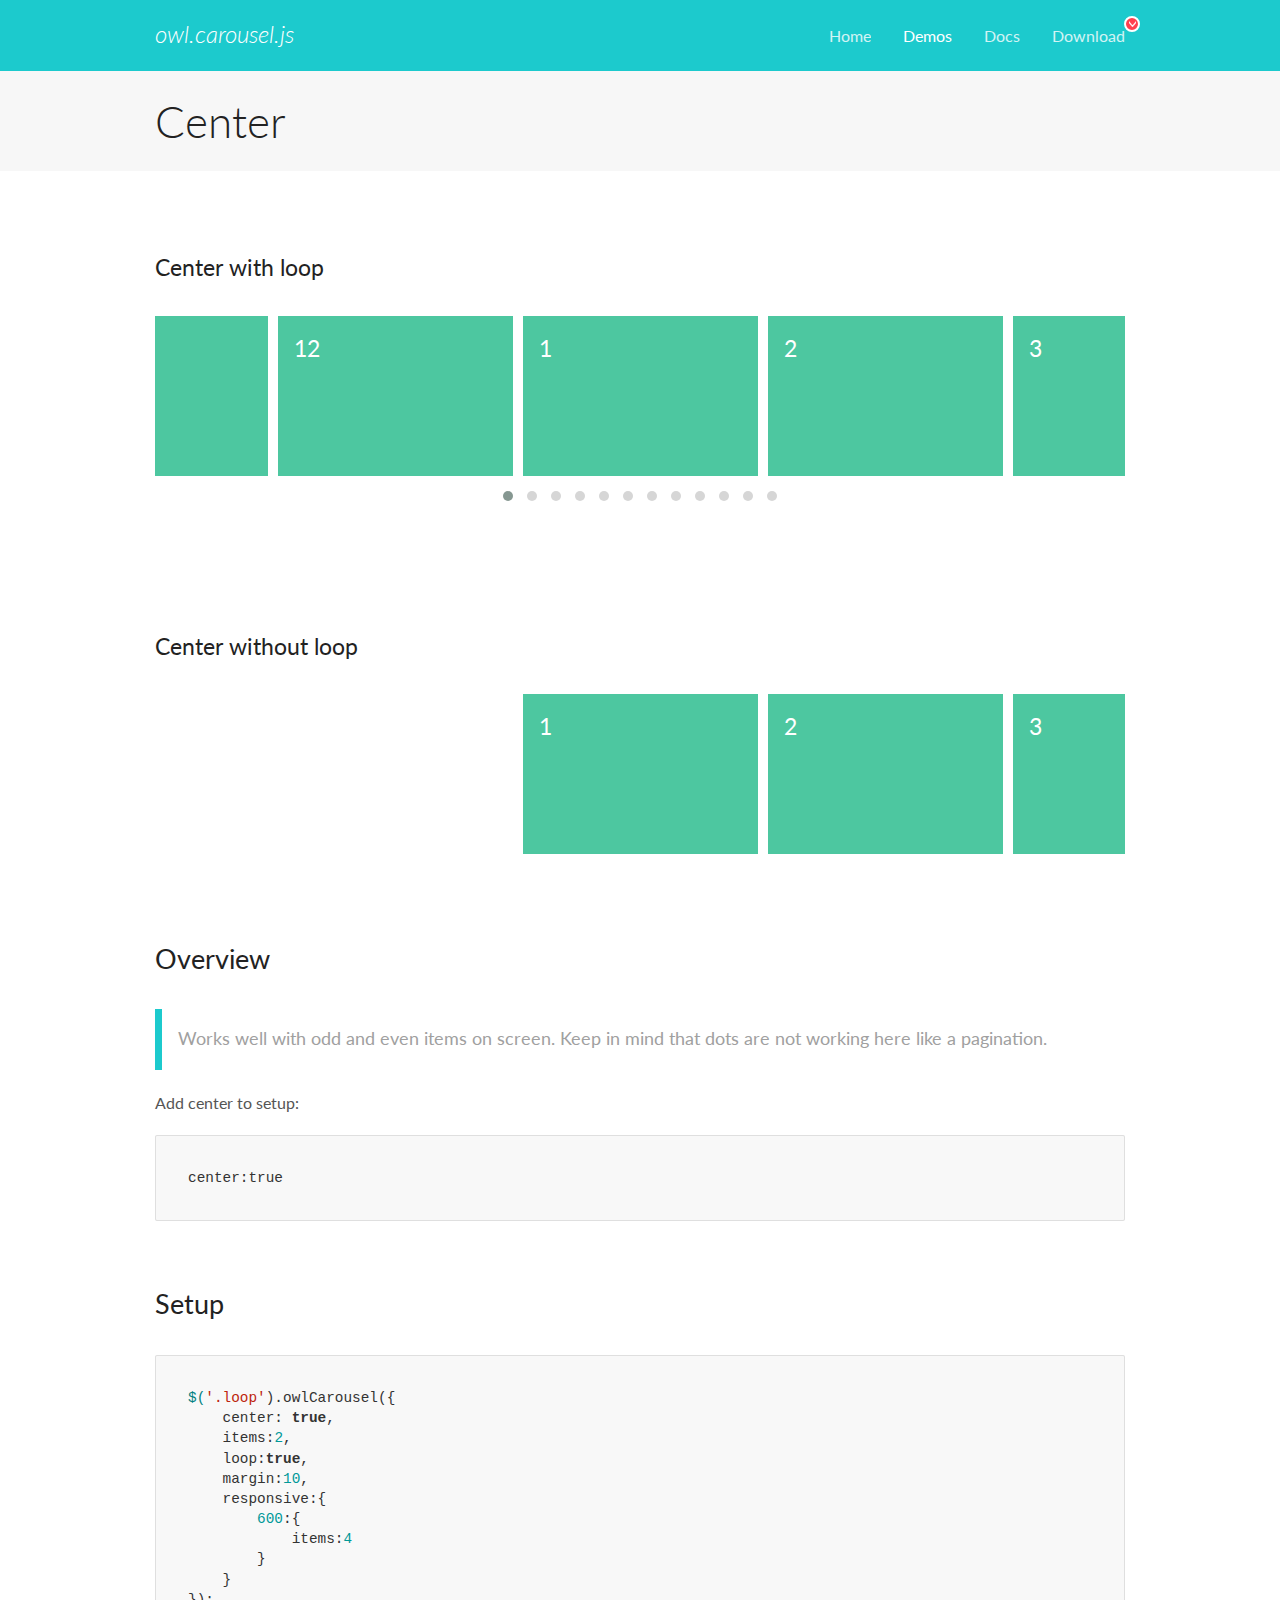
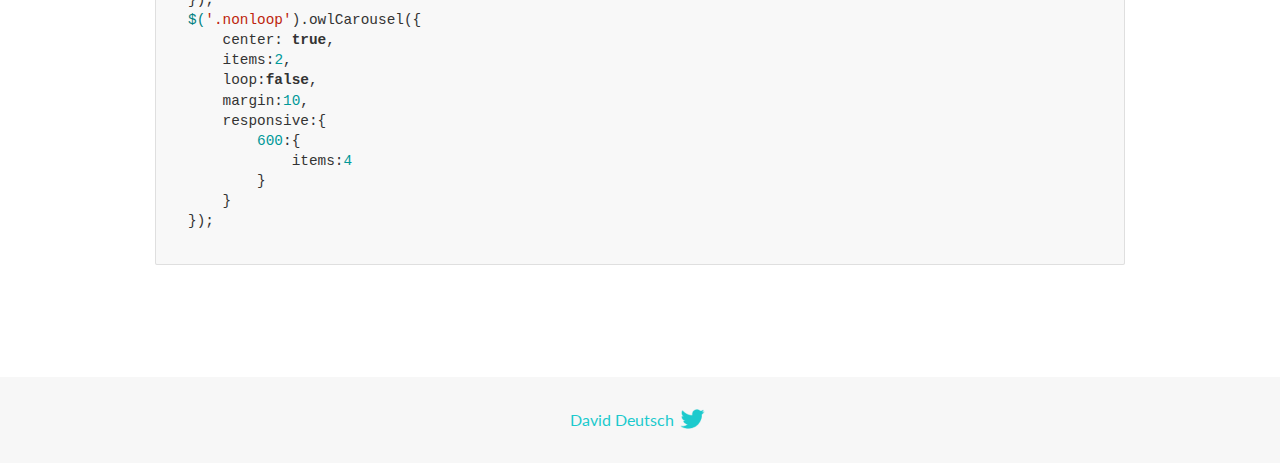
<file: resources/OwlCarousel2-2.3.4/docs/demos/center.html>
<!DOCTYPE html>
<html lang="en">
  <head>

    <!-- head -->
    <meta charset="utf-8">
    <meta name="msapplication-tap-highlight" content="no" />
    <meta name="viewport" content="width=device-width, initial-scale=1.0" />
    <meta name="description" content="Center carousel">
    <meta name="author" content="David Deutsch">
    <title>
      Center Demo | Owl Carousel | 2.3.4
    </title>

    <!-- Stylesheets -->
    <link href='https://fonts.googleapis.com/css?family=Lato:300,400,700,400italic,300italic' rel='stylesheet' type='text/css'>
    <link rel="stylesheet" href="../assets/css/docs.theme.min.css">

    <!-- Owl Stylesheets -->
    <link rel="stylesheet" href="../assets/owlcarousel/assets/owl.carousel.min.css">
    <link rel="stylesheet" href="../assets/owlcarousel/assets/owl.theme.default.min.css">

    <!-- HTML5 shim and Respond.js IE8 support of HTML5 elements and media queries -->

    <!--[if lt IE 9]>
      <script src="https://oss.maxcdn.com/libs/html5shiv/3.7.0/html5shiv.js"></script>
      <script src="https://oss.maxcdn.com/libs/respond.js/1.3.0/respond.min.js"></script>
    <![endif]-->

    <!-- Favicons -->
    <link rel="apple-touch-icon-precomposed" sizes="144x144" href="../assets/ico/apple-touch-icon-144-precomposed.png">
    <link rel="shortcut icon" href="../assets/ico/favicon.png">
    <link rel="shortcut icon" href="favicon.ico">

    <!-- Yeah i know js should not be in header. Its required for demos.-->

    <!-- javascript -->
    <script src="../assets/vendors/jquery.min.js"></script>
    <script src="../assets/owlcarousel/owl.carousel.js"></script>
  </head>
  <body>

    <!-- header -->
    <header class="header">
      <div class="row">
        <div class="large-12 columns">
          <div class="brand left">
            <h3>
              <a href="/OwlCarousel2/">owl.carousel.js</a> 
            </h3>
          </div>
          <a id="toggle-nav" class="right">
            <span></span> <span></span> <span></span> 
          </a> 
          <div class="nav-bar">
            <ul class="clearfix">
              <li> <a href="/OwlCarousel2/index.html">Home</a>  </li>
              <li class="active">
                <a href="/OwlCarousel2/demos/demos.html">Demos</a> 
              </li>
              <li> <a href="/OwlCarousel2/docs/started-welcome.html">Docs</a>  </li>
              <li>
                <a href="https://github.com/OwlCarousel2/OwlCarousel2/archive/2.3.4.zip">Download</a> 
                <span class="download"></span> 
              </li>
            </ul>
          </div>
        </div>
      </div>
    </header>

    <!-- title -->
    <section class="title">
      <div class="row">
        <div class="large-12 columns">
          <h1>Center</h1>
        </div>
      </div>
    </section>

    <!--  Demos -->
    <section id="demos">
      <div class="row">
        <div class="large-12 columns">
          <h4 id="center-with-loop">Center with loop</h4>
          <div class="loop owl-carousel owl-theme">
            <div class="item">
              <h4>1</h4>
            </div>
            <div class="item">
              <h4>2</h4>
            </div>
            <div class="item">
              <h4>3</h4>
            </div>
            <div class="item">
              <h4>4</h4>
            </div>
            <div class="item">
              <h4>5</h4>
            </div>
            <div class="item">
              <h4>6</h4>
            </div>
            <div class="item">
              <h4>7</h4>
            </div>
            <div class="item">
              <h4>8</h4>
            </div>
            <div class="item">
              <h4>9</h4>
            </div>
            <div class="item">
              <h4>10</h4>
            </div>
            <div class="item">
              <h4>11</h4>
            </div>
            <div class="item">
              <h4>12</h4>
            </div>
          </div>
          <br>
          <h4 id="center-without-loop">Center without loop</h4>
          <div class="nonloop owl-carousel">
            <div class="item">
              <h4>1</h4>
            </div>
            <div class="item">
              <h4>2</h4>
            </div>
            <div class="item">
              <h4>3</h4>
            </div>
            <div class="item">
              <h4>4</h4>
            </div>
            <div class="item">
              <h4>5</h4>
            </div>
            <div class="item">
              <h4>6</h4>
            </div>
            <div class="item">
              <h4>7</h4>
            </div>
            <div class="item">
              <h4>8</h4>
            </div>
            <div class="item">
              <h4>9</h4>
            </div>
            <div class="item">
              <h4>10</h4>
            </div>
            <div class="item">
              <h4>11</h4>
            </div>
            <div class="item">
              <h4>12</h4>
            </div>
          </div>
          <h3 id="overview">Overview</h3>
          <blockquote>
            <p>Works well with odd and even items on screen. Keep in mind that dots are not working here like a pagination.</p>
          </blockquote>
          <p>Add center to setup:</p>
          <pre><code>center:true</code></pre>
          <h3 id="setup">Setup</h3>
          <pre><code>$(&#39;.loop&#39;).owlCarousel({
    center: true,
    items:2,
    loop:true,
    margin:10,
    responsive:{
        600:{
            items:4
        }
    }
});
$(&#39;.nonloop&#39;).owlCarousel({
    center: true,
    items:2,
    loop:false,
    margin:10,
    responsive:{
        600:{
            items:4
        }
    }
});</code></pre>
          <script>
            jQuery(document).ready(function($) {
              $('.loop').owlCarousel({
                center: true,
                items: 2,
                loop: true,
                margin: 10,
                responsive: {
                  600: {
                    items: 4
                  }
                }
              });
              $('.nonloop').owlCarousel({
                center: true,
                items: 2,
                loop: false,
                margin: 10,
                responsive: {
                  600: {
                    items: 4
                  }
                }
              });
            });
          </script>
        </div>
      </div>
    </section>

    <!-- footer -->
    <footer class="footer">
      <div class="row">
        <div class="large-12 columns">
          <h5>
            <a href="/OwlCarousel2/docs/support-contact.html">David Deutsch</a> 
            <a id="custom-tweet-button" href="https://twitter.com/share?url=https://github.com/OwlCarousel2/OwlCarousel2&text=Owl Carousel - This is so awesome! " target="_blank"></a> 
          </h5>
        </div>
      </div>
    </footer>

    <!-- vendors -->
    <script src="../assets/vendors/highlight.js"></script>
    <script src="../assets/js/app.js"></script>
  </body>
</html>
</file>
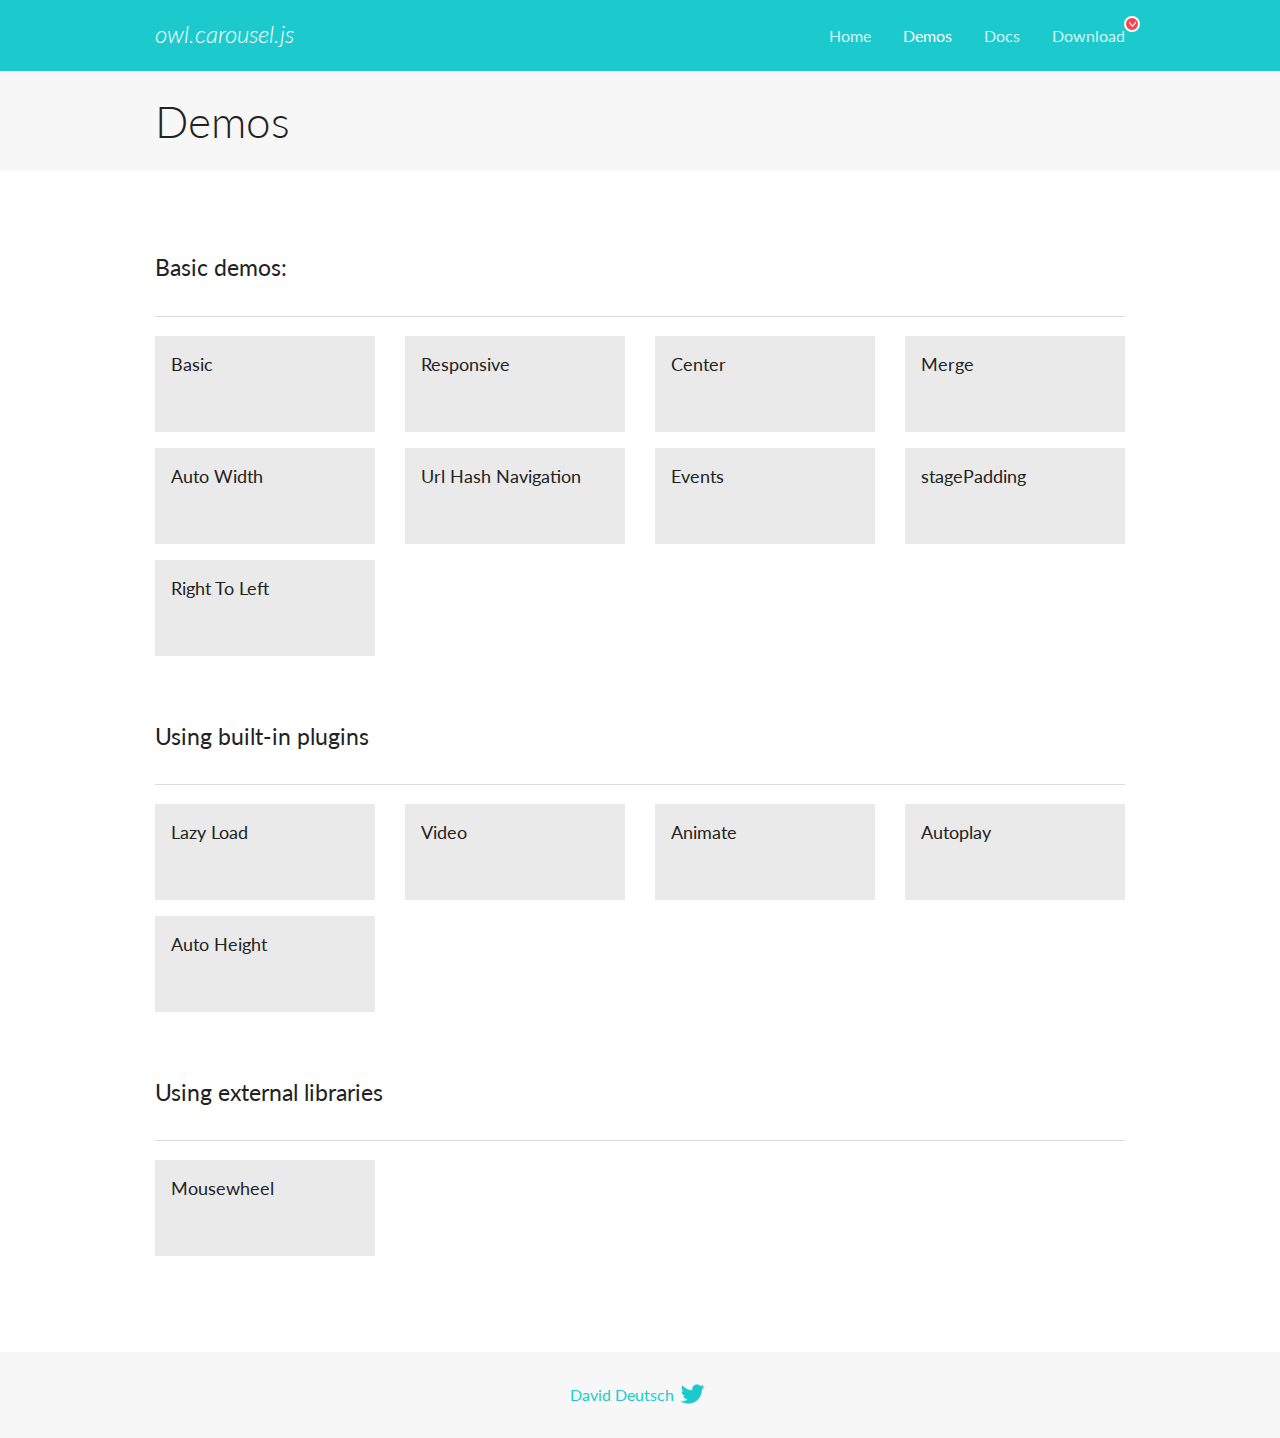
<file: resources/OwlCarousel2-2.3.4/docs/demos/demos.html>
<!DOCTYPE html>
<html lang="en">
  <head>

    <!-- head -->
    <meta charset="utf-8">
    <meta name="msapplication-tap-highlight" content="no" />
    <meta name="viewport" content="width=device-width, initial-scale=1.0" />
    <meta name="description" content="A list of Owl Carousel examples.">
    <meta name="author" content="David Deutsch">
    <title>
      Demos | Owl Carousel | 2.3.4
    </title>

    <!-- Stylesheets -->
    <link href='https://fonts.googleapis.com/css?family=Lato:300,400,700,400italic,300italic' rel='stylesheet' type='text/css'>
    <link rel="stylesheet" href="../assets/css/docs.theme.min.css">

    <!-- Owl Stylesheets -->
    <link rel="stylesheet" href="../assets/owlcarousel/assets/owl.carousel.min.css">
    <link rel="stylesheet" href="../assets/owlcarousel/assets/owl.theme.default.min.css">

    <!-- HTML5 shim and Respond.js IE8 support of HTML5 elements and media queries -->

    <!--[if lt IE 9]>
      <script src="https://oss.maxcdn.com/libs/html5shiv/3.7.0/html5shiv.js"></script>
      <script src="https://oss.maxcdn.com/libs/respond.js/1.3.0/respond.min.js"></script>
    <![endif]-->

    <!-- Favicons -->
    <link rel="apple-touch-icon-precomposed" sizes="144x144" href="../assets/ico/apple-touch-icon-144-precomposed.png">
    <link rel="shortcut icon" href="../assets/ico/favicon.png">
    <link rel="shortcut icon" href="favicon.ico">

    <!-- Yeah i know js should not be in header. Its required for demos.-->

    <!-- javascript -->
    <script src="../assets/vendors/jquery.min.js"></script>
    <script src="../assets/owlcarousel/owl.carousel.js"></script>
  </head>
  <body>

    <!-- header -->
    <header class="header">
      <div class="row">
        <div class="large-12 columns">
          <div class="brand left">
            <h3>
              <a href="/OwlCarousel2/">owl.carousel.js</a> 
            </h3>
          </div>
          <a id="toggle-nav" class="right">
            <span></span> <span></span> <span></span> 
          </a> 
          <div class="nav-bar">
            <ul class="clearfix">
              <li> <a href="/OwlCarousel2/index.html">Home</a>  </li>
              <li class="active">
                <a href="/OwlCarousel2/demos/demos.html">Demos</a> 
              </li>
              <li> <a href="/OwlCarousel2/docs/started-welcome.html">Docs</a>  </li>
              <li>
                <a href="https://github.com/OwlCarousel2/OwlCarousel2/archive/2.3.4.zip">Download</a> 
                <span class="download"></span> 
              </li>
            </ul>
          </div>
        </div>
      </div>
    </header>

    <!-- title -->
    <section class="title">
      <div class="row">
        <div class="large-12 columns">
          <h1>Demos</h1>
        </div>
      </div>
    </section>

    <!--  Demos -->
    <section id="demos">
      <div class="row">
        <div class="large-12 columns">
          <h4 id="basic-demos-">Basic demos:</h4>
          <hr>
          <div class="demo-list">
            <div class="row">
              <div class="small-6 medium-4 large-3 columns">
                <a href="basic.html" class="demo-block">
                  <h5>Basic </h5>
                </a> 
              </div>
              <div class="small-6 medium-4 large-3 columns">
                <a href="responsive.html" class="demo-block">
                  <h5>Responsive </h5>
                </a> 
              </div>
              <div class="small-6 medium-4 large-3 columns">
                <a href="center.html" class="demo-block">
                  <h5>Center </h5>
                </a> 
              </div>
              <div class="small-6 medium-4 large-3 columns">
                <a href="merge.html" class="demo-block">
                  <h5>Merge </h5>
                </a> 
              </div>
              <div class="small-6 medium-4 large-3 columns">
                <a href="autowidth.html" class="demo-block">
                  <h5>Auto Width </h5>
                </a> 
              </div>
              <div class="small-6 medium-4 large-3 columns">
                <a href="urlhashnav.html" class="demo-block">
                  <h5>Url Hash Navigation </h5>
                </a> 
              </div>
              <div class="small-6 medium-4 large-3 columns">
                <a href="events.html" class="demo-block">
                  <h5>Events </h5>
                </a> 
              </div>
              <div class="small-6 medium-4 large-3 columns">
                <a href="stagepadding.html" class="demo-block">
                  <h5>stagePadding </h5>
                </a> 
              </div>
              <div class="small-6 medium-4 large-3 columns">
                <a href="rtl.html" class="demo-block">
                  <h5>Right To Left </h5>
                </a> 
              </div>
            </div>
          </div>
          <h4 id="using-built-in-plugins">Using built-in plugins</h4>
          <hr>
          <div class="demo-list">
            <div class="row">
              <div class="small-6 medium-4 large-3 columns">
                <a href="lazyLoad.html" class="demo-block">
                  <h5>Lazy Load </h5>
                </a> 
              </div>
              <div class="small-6 medium-4 large-3 columns">
                <a href="video.html" class="demo-block">
                  <h5>Video </h5>
                </a> 
              </div>
              <div class="small-6 medium-4 large-3 columns">
                <a href="animate.html" class="demo-block">
                  <h5>Animate </h5>
                </a> 
              </div>
              <div class="small-6 medium-4 large-3 columns">
                <a href="autoplay.html" class="demo-block">
                  <h5>Autoplay </h5>
                </a> 
              </div>
              <div class="small-6 medium-4 large-3 columns">
                <a href="autoheight.html" class="demo-block">
                  <h5>Auto Height </h5>
                </a> 
              </div>
            </div>
          </div>
          <h4 id="using-external-libraries">Using external libraries</h4>
          <hr>
          <div class="demo-list">
            <div class="row">
              <div class="small-6 medium-4 large-3 columns">
                <a href="mousewheel.html" class="demo-block">
                  <h5>Mousewheel </h5>
                </a> 
              </div>
            </div>
          </div>
        </div>
      </div>
    </section>

    <!-- footer -->
    <footer class="footer">
      <div class="row">
        <div class="large-12 columns">
          <h5>
            <a href="/OwlCarousel2/docs/support-contact.html">David Deutsch</a> 
            <a id="custom-tweet-button" href="https://twitter.com/share?url=https://github.com/OwlCarousel2/OwlCarousel2&text=Owl Carousel - This is so awesome! " target="_blank"></a> 
          </h5>
        </div>
      </div>
    </footer>

    <!-- vendors -->
    <script src="../assets/vendors/highlight.js"></script>
    <script src="../assets/js/app.js"></script>
  </body>
</html>
</file>
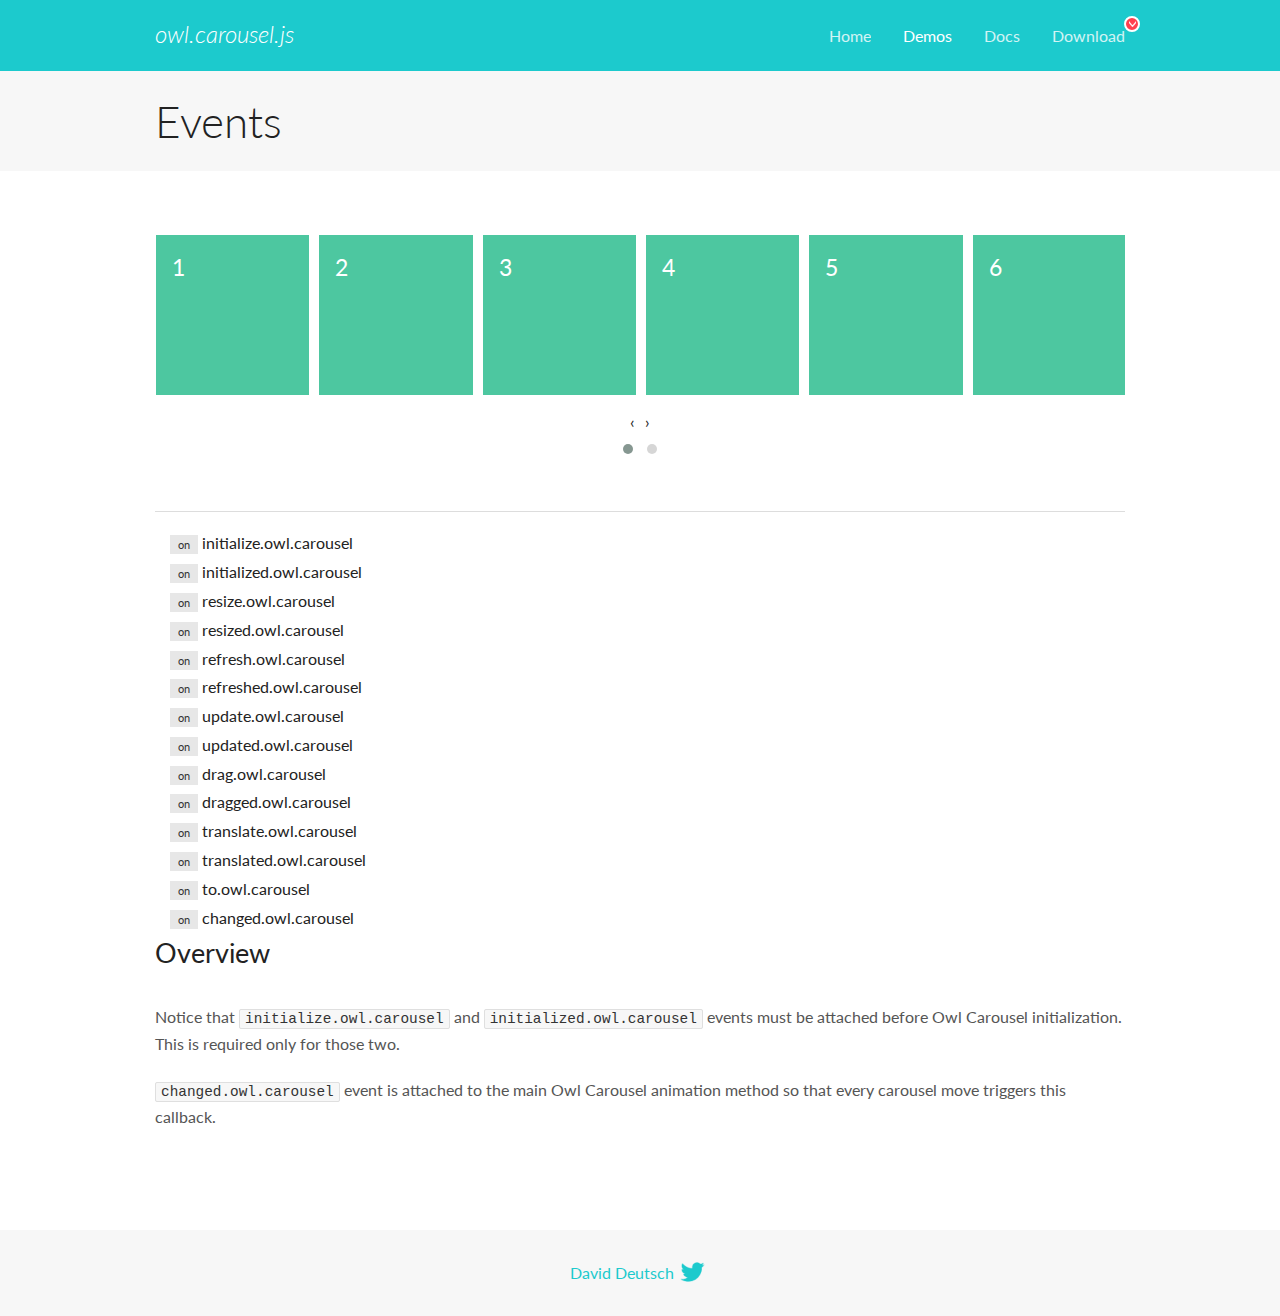
<file: resources/OwlCarousel2-2.3.4/docs/demos/events.html>
<!DOCTYPE html>
<html lang="en">
  <head>

    <!-- head -->
    <meta charset="utf-8">
    <meta name="msapplication-tap-highlight" content="no" />
    <meta name="viewport" content="width=device-width, initial-scale=1.0" />
    <meta name="description" content="Events usage demo">
    <meta name="author" content="David Deutsch">
    <title>
      Events Demo | Owl Carousel | 2.3.4
    </title>

    <!-- Stylesheets -->
    <link href='https://fonts.googleapis.com/css?family=Lato:300,400,700,400italic,300italic' rel='stylesheet' type='text/css'>
    <link rel="stylesheet" href="../assets/css/docs.theme.min.css">

    <!-- Owl Stylesheets -->
    <link rel="stylesheet" href="../assets/owlcarousel/assets/owl.carousel.min.css">
    <link rel="stylesheet" href="../assets/owlcarousel/assets/owl.theme.default.min.css">

    <!-- HTML5 shim and Respond.js IE8 support of HTML5 elements and media queries -->

    <!--[if lt IE 9]>
      <script src="https://oss.maxcdn.com/libs/html5shiv/3.7.0/html5shiv.js"></script>
      <script src="https://oss.maxcdn.com/libs/respond.js/1.3.0/respond.min.js"></script>
    <![endif]-->

    <!-- Favicons -->
    <link rel="apple-touch-icon-precomposed" sizes="144x144" href="../assets/ico/apple-touch-icon-144-precomposed.png">
    <link rel="shortcut icon" href="../assets/ico/favicon.png">
    <link rel="shortcut icon" href="favicon.ico">

    <!-- Yeah i know js should not be in header. Its required for demos.-->

    <!-- javascript -->
    <script src="../assets/vendors/jquery.min.js"></script>
    <script src="../assets/owlcarousel/owl.carousel.js"></script>
  </head>
  <body>

    <!-- header -->
    <header class="header">
      <div class="row">
        <div class="large-12 columns">
          <div class="brand left">
            <h3>
              <a href="/OwlCarousel2/">owl.carousel.js</a> 
            </h3>
          </div>
          <a id="toggle-nav" class="right">
            <span></span> <span></span> <span></span> 
          </a> 
          <div class="nav-bar">
            <ul class="clearfix">
              <li> <a href="/OwlCarousel2/index.html">Home</a>  </li>
              <li class="active">
                <a href="/OwlCarousel2/demos/demos.html">Demos</a> 
              </li>
              <li> <a href="/OwlCarousel2/docs/started-welcome.html">Docs</a>  </li>
              <li>
                <a href="https://github.com/OwlCarousel2/OwlCarousel2/archive/2.3.4.zip">Download</a> 
                <span class="download"></span> 
              </li>
            </ul>
          </div>
        </div>
      </div>
    </header>

    <!-- title -->
    <section class="title">
      <div class="row">
        <div class="large-12 columns">
          <h1>Events</h1>
        </div>
      </div>
    </section>

    <!--  Demos -->
    <section id="demos">
      <div class="row">
        <div class="large-12 columns">
          <div class="owl-carousel owl-theme">
            <div class="item">
              <h4>1</h4>
            </div>
            <div class="item">
              <h4>2</h4>
            </div>
            <div class="item">
              <h4>3</h4>
            </div>
            <div class="item">
              <h4>4</h4>
            </div>
            <div class="item">
              <h4>5</h4>
            </div>
            <div class="item">
              <h4>6</h4>
            </div>
            <div class="item">
              <h4>7</h4>
            </div>
            <div class="item">
              <h4>8</h4>
            </div>
            <div class="item">
              <h4>9</h4>
            </div>
            <div class="item">
              <h4>10</h4>
            </div>
            <div class="item">
              <h4>11</h4>
            </div>
            <div class="item">
              <h4>12</h4>
            </div>
          </div>
          <hr>
          <div class="large-12 columns callbacks">
            <div><span class="label secondary initialize">on</span>  initialize.owl.carousel </div>
            <div><span class="label secondary initialized">on</span>  initialized.owl.carousel </div>
            <div><span class="label secondary resize">on</span>  resize.owl.carousel </div>
            <div><span class="label secondary resized">on</span>  resized.owl.carousel </div>
            <div><span class="label secondary refresh">on</span>  refresh.owl.carousel </div>
            <div><span class="label secondary refreshed">on</span>  refreshed.owl.carousel </div>
            <div><span class="label secondary update">on</span>  update.owl.carousel </div>
            <div><span class="label secondary updated">on</span>  updated.owl.carousel </div>
            <div><span class="label secondary drag">on</span>  drag.owl.carousel </div>
            <div><span class="label secondary dragged">on</span>  dragged.owl.carousel </div>
            <div><span class="label secondary translate">on</span>  translate.owl.carousel </div>
            <div><span class="label secondary translated">on</span>  translated.owl.carousel </div>
            <div><span class="label secondary to">on</span>  to.owl.carousel </div>
            <div><span class="label secondary changed">on</span>  changed.owl.carousel </div>
          </div>
          <h3 id="overview">Overview</h3>
          <p>Notice that <code>initialize.owl.carousel</code> and <code>initialized.owl.carousel</code> events must be attached before Owl Carousel initialization. This is required only for those two.</p>
          <p><code>changed.owl.carousel</code> event is attached to the main Owl Carousel animation method so that every carousel move triggers this callback.</p>
          <script>
            jQuery(document).ready(function($) {
              var owl = $('.owl-carousel');
              owl.on('initialize.owl.carousel initialized.owl.carousel ' +
                'initialize.owl.carousel initialize.owl.carousel ' +
                'resize.owl.carousel resized.owl.carousel ' +
                'refresh.owl.carousel refreshed.owl.carousel ' +
                'update.owl.carousel updated.owl.carousel ' +
                'drag.owl.carousel dragged.owl.carousel ' +
                'translate.owl.carousel translated.owl.carousel ' +
                'to.owl.carousel changed.owl.carousel',
                function(e) {
                  $('.' + e.type)
                    .removeClass('secondary')
                    .addClass('success');
                  window.setTimeout(function() {
                    $('.' + e.type)
                      .removeClass('success')
                      .addClass('secondary');
                  }, 500);
                });
              owl.owlCarousel({
                loop: true,
                nav: true,
                lazyLoad: true,
                margin: 10,
                video: true,
                responsive: {
                  0: {
                    items: 1
                  },
                  600: {
                    items: 3
                  },
                  960: {
                    items: 5,
                  },
                  1200: {
                    items: 6
                  }
                }
              });
            });
          </script>
        </div>
      </div>
    </section>

    <!-- footer -->
    <footer class="footer">
      <div class="row">
        <div class="large-12 columns">
          <h5>
            <a href="/OwlCarousel2/docs/support-contact.html">David Deutsch</a> 
            <a id="custom-tweet-button" href="https://twitter.com/share?url=https://github.com/OwlCarousel2/OwlCarousel2&text=Owl Carousel - This is so awesome! " target="_blank"></a> 
          </h5>
        </div>
      </div>
    </footer>

    <!-- vendors -->
    <script src="../assets/vendors/highlight.js"></script>
    <script src="../assets/js/app.js"></script>
  </body>
</html>
</file>
<file: resources/styles/style.css>
@import url("https://fonts.googleapis.com/css2?family=Cinzel&family=Roboto:wght@100;300;400;500&display=swap");

:root {
  --primary: #072ac8;
}

* {
  margin: 0;
  padding: 0;
  box-sizing: border-box;
}

body {
  font-family: "Roboto", sans-serif;
  background-color: #f2f4fc;
  color: #292e47;
}
.container {
  width: 80%;
  margin: auto;
}
.section-title {
  color: #292e47;
  text-align: left;
  font-size: 40px;
  margin-bottom: 2rem;
}

/* ------------------------------------------------------------------------ */
/* ------------------------------ INDEX html ------------------------------ */
/* ------------------------------------------------------------------------ */

/* ------------------------------ Splash page ------------------------------ */

/* ------ CIRCULAR ANIMATION ------ */

/* Your CSS code goes here */

/* HEADER */
header {
  padding: 16px 0;
}
/* ------------------------------ Navbar ------------------------------ */

nav {
  display: flex;
  align-items: center;
  justify-content: space-between;
  background-color: #f2f4fc;
  padding: 10px;
}


.logo img {
  height: 20px;
}

.menu{
  height: 0px;
  overflow: hidden;
  position: absolute;
    width: 100%;
    top: 60px;
    left: 0;
    background: #c9c8c9;
    transition: all .3s ease;
}
.contact {
  display: none;
}
nav .icon-container{
  position: relative;
}

nav .icon-container i{
  font-size: 28px;
  color: #6c718b;
  transition: all .3s ease;
}
nav .icon-container #btnHambur{
  position: absolute;
  z-index: 99;
}
nav .icon-container #btnCross{
  opacity: 0;
  position: relative;
}

.menu ul {
  list-style-type: none;
  margin: 0;
  padding: 0;
  display: flex;
  flex-direction: column;
  align-items: center;
}

.menu ul li {
  margin-right: 15px;
  font-weight: 500;
  padding: 16px 0;
  width: 100%;
    text-align: center;
    border-bottom: 1px solid #fff;
}

.menu ul li a {
  text-decoration: none;
  color: #7c829a;
}



/* ------------------------------ HERO ------------------------------ */

#hero {
  margin-top: 5rem;
}
#hero .hero-text {
  text-align: center;
}
#hero .hero-text h1 {
  font-size: 2rem;
  color: #292e47;
}
#hero .hero-text p {
  margin-top: 2rem;
  margin-bottom: 2.5rem;
  color: #6b708d;
  line-height: 1.5;
}
#hero .hero-container-button {
  display: flex;
  flex-direction: column;
  align-items: center;
}
#hero .hero-container-button .contact-btn {
  display: inline-block;
  padding: 16px 20px;
  background-color: #072ac8;
  color: #fff;
  text-decoration: none;
  font-weight: 500;
  margin-bottom: 2rem;
}
#hero .hero-container-button .contact-btn:hover {
  background-color: #292e47;
}
#hero .hero-container-button .work-btn {
  text-decoration: none;
  font-weight: 500;
  color: #6c718b;
}
#hero .hero-pictures {
  margin-top: 3rem;
  text-align: center;
}
#hero .hero-pictures img {
  width: 80%;
}

#hero .hero-pictures img:not(:first-child) {
  display: none;
}

/* ------------------------------ Partners ------------------------------ */
#partners {
  margin: 3.5rem 0;
}
#carrousel{
  display: none!important;
}
.owl-item img {
  filter: grayscale(100%);
  transition: filter 0.3s ease;
  position: absolute;
  top: 50%;
  bottom: 50%;
  transform: translate(-50%, -50%);
  margin-top: 70px;
}

.owl-item img:hover {
  filter: none;
}

.owl-carousel .partners-logos .owl-loaded .owl-drag{
  position: relative;
}

.owl-carousel .owl-stage::after {
  content: ".";
  display: block;
  clear: both;
  visibility: hidden;
  line-height: 0;
  height: 150px;
}

#partners .partners-logos {
  display: flex;
  flex-wrap: wrap;
  justify-content: center;
  align-content: center;
}
#partners .partners-logos a {
  width: 40%;
  display: block;
  padding: 16px;
  display: flex;
  justify-content: center;
  align-items: center;
}
#partners .partners-logos a:not(:nth-of-type(-n + 4)) {
  display: none;
}

#partners .partners-logos a:nth-of-type(-n + 4) img {
  width: 70%;
}

/* ------------------------------ Recent projects ------------------------------ */
#projects {
  padding: 2.5rem 0;
}
#projects .js-projects .project {
  background-color: #fff;
  margin: 40px 10px;
}
#projects .js-projects .project img {
  width: 100%;
}
#projects .js-projects .project .text-project {
  padding: 1.5rem;
}
#projects .js-projects .project .text-project p {
  margin: 1.5rem 0;
  color: #292e47;
  font-weight: 300;
}
#projects .js-projects .project .text-project h3 {
  color: #292e47;
}

#projects .js-projects .project .text-project a {
  text-decoration: none;
  font-weight: 500;
  color: #072ac8;
}

/* ------------------------------ Client reviews ------------------------------ */

#clients {
  padding: 1.5rem 0;
  background-color: #292e47;
  background-image: url("../images/testimonial-section/orbit.png");
  background-size: cover;
  background-repeat: no-repeat;
}

#clients .container {
  width: 95%;
}

#clients h2 {
  text-align: center;
  color: #fff;
  font-size: 32px;
}

#clients p {
  margin: 2.5rem 0;
  text-align: center;
  color: gold;
  font-size: 28px;
  font-weight: 300;
}
#clients .profile {
  width: 60%;
  margin: auto;
  display: flex;
  align-items: center;
  justify-content: center;
}
#clients .profile img {
  width: 60px;
  height: 60px;
  border-radius: 100%;
  margin-right: 8px;
}
#clients .profile h4 {
  color: #7cc2ff;
  font-weight: 400;
}
#clients .profile span {
  color: #fff;
  font-weight: 300;
  font-size: 14px;
}
#clients .emojis {
  display: none;
}

/* ------------------------------ Services ------------------------------ */

#services .service {
  background-color: #fff;
  margin: 40px;
  padding: 30px;
}

#services .section-title {
  margin-top: 7rem;
  margin-bottom: 6rem;
}

#services .service .img-container {
  border-radius: 50%;
  background-color: #ecf6ff;
  padding: 20px;
  margin-left: 5px;
  margin-bottom: 20px;
  width: fit-content;
  display: flex;
  justify-content: center;
  align-items: center;
}

#services .service h3 {
  font-size: 1.3rem;
  font-weight: bold;
}

#services .service p {
  margin: 30px 0;
  font-size: 1rem;
  font-weight: 300;
}

#services .service a {
  text-decoration: none;
  font-weight: 500;
}

/* ------------------------------ Questions form ------------------------------ */

#questions {
  background-color: #ffc600;
}

#questions .questions-container {
  display: flex;
  flex-direction: column;
  align-items: center;
}

#questions .questions-container h3 {
  font-size: 1.7rem;
  text-align: center;
  margin-top: 30px;
}

#questions .questions-container p {
  font-size: 1rem;
  color: #6c718b;
  margin-top: 20px;
  margin-bottom: 40px;
}

#questions .questions-container input {
  background-image: url("../images/newsletter/icon/mail.svg");
  background-repeat: no-repeat;
  background-position-y: center;
  background-position-x: 5px;
  padding-left: 40px;
  height: 4.2rem;
  font-weight: 400;
  font-size: 1.1rem;
  border: 0;
  margin-bottom: 25px;
}

#questions .questions-container a {
  display: flex;
  align-items: center;
  justify-content: center;
  text-decoration: none;
  background-color: #072ac8;
  font-weight: 500;
  font-size: 1rem;
  color: #fff;

  height: 4.2rem;
  margin-bottom: 30px;
}

/* ------------------------------ Footer ------------------------------ */

footer {
  display: block;
  text-align: center;
  margin-top: 7rem;
  margin-bottom: 7rem;
}

.footer-address-logo {
  margin-bottom: 20px;
}

.footer-address-logo img {
  width: 6rem;
}

.footer-address-text {
  font-weight: 300;
  font-size: 17px;
  margin-bottom: 20px;
}

.footer-links {
  display: grid;
  grid-template-columns: repeat(3, 1fr);
  grid-template-rows: repeat(2, 1fr);
  grid-row-gap: 20px;
  grid-column-gap: 20px;
}

.footer-links a {
  text-decoration: none;
  font-weight: 500;
  color: #072ac8;
}

/* -------------------------------------------------------------------------- */
/* ------------------------------ PROJECT html ------------------------------ */
/* -------------------------------------------------------------------------- */

/* ------------------------------ Project main ------------------------------ */

.container-main-project {
  width: 93%;
  margin: auto;
}

.main-project .title {
  font-size: 1.5rem;
  color: #292e47;
  margin-top: 20px;
}

.main-project .title-footer {
  display: flex;
  color: #6c718b;
  justify-content: space-between;
  margin-top: 20px;
  margin-bottom: 40px;
}

.main-project .title-footer h2 {
  font-size: 1rem;
  font-weight: 400;
}

.main-project .title-footer h3 {
  font-weight: 400;
  font-size: 1rem;
  text-align: center;
}

.main-project .image-project img {
  width: 100%;
  height: 444px;
}

.main-project .text-project {
  display: flex;
  flex-direction: column;
  margin-top: 3rem;
  margin-bottom: 5rem;
}

.main-project .text-project p {
  color: #292e47;
  font-weight: 400;
  font-size: 20px;
}

.main-project .text-project > :nth-child(2) {
  margin-top: 10px;
}

/* ----------------------------------------------------------------------------- */
/* ------------------------------ CONTACT-US html ------------------------------ */
/* ----------------------------------------------------------------------------- */

/* ------------------------------ Form ------------------------------ */

#contact .container {
  width: 90%;
  margin: auto;
}
.contact-container h1 {
  font-size: 2rem;
  color: #292e47;
  margin-top: 5rem;
  margin-bottom: 4rem;
}

.contact-container .contact-form form {
  display: flex;
  flex-direction: column;
}

.contact-container .contact-form label {
  font-size: 1.2rem;
  font-weight: 400;
  color: #6b708d;
  margin-bottom: 10px;
}

.contact-container .contact-form form input,
textarea {
  border: 0;
  background-color: rgba(107, 112, 141, 0.1);
  height: 70px;
  font-weight: 400;
  font-size: 1.1rem;
  padding-left: 15px;
  margin-bottom: 24px;
}

.contact-container .contact-form form textarea {
  padding-top: 10px;
  height: 200px;
}

.contact-container .contact-form form button {
  border: 0;
  background-color: #072ac8;
  font-weight: 500;
  font-size: 1.05rem;
  color: #fff;
  padding: 1.5rem;
  text-decoration: none;
}

/* ----------------------------------------------------------------------------- */
/* ------------------------------ About html ------------------------------ */
/* ----------------------------------------------------------------------------- */
#about-us .container h1 {
  text-align: center;
  font-weight: 600;
  font-size: 2rem;
  color: #292e47;
  margin-top: 40px;
  margin-bottom: 30px;
}
.about-persons-container {
  display: flex;
  flex-direction: column;
  align-items: center;
  margin-bottom: 60px;
}

.about-person {
  position: relative;
  width: 50%;
  margin: 20px;
}

.about-person h2 {
  position: absolute;
  width: 100%;
  text-align: center;
  background-color: rgba(0, 0, 0, 0.7);
  color: #fff;
  padding: 10px;
}

.about-person img {
  display: block;
  width: 100%;
  height: auto;
  margin-top: 20px;
}

.videos-container {
  display: flex;
  flex-direction: column;
  align-items: center;
  margin: 30px 0;
}

.videos-container .video-description {
  display: flex;
  flex-direction: column;
  align-items: center;
}

.video-description {
  margin-top: 20px;
  margin-bottom: 20px;
}

.video-description > * {
  margin-top: 5px;
  margin-bottom: 5px;
}

.video-description .video-artist {
  font-weight: 600;
  font-size: 1.3rem;
  color: #292e47;
}

.video-description p {
  font-weight: 300;
  color: #292e47;
}

.video-frame iframe {
  width: 100%;
}

.podcast-frame {
  display: flex;
  flex-direction: column;
  align-items: center;
  margin-top: 30px;
}

.podcast-frame iframe {
  width: 100%;
}

/* --------------------------------------------------------------------------- */
/* ------------------------------ MEDIA QUERIES ------------------------------ */
/* --------------------------------------------------------------------------- */

/* ------------------------- Greater than 767px (Tablet) ------------------------- */
@media (min-width: 767px) {
  .container {
    width: 88%;
  }
  #hero .hero-text h1 {
    font-size: 3.9rem;
  }
  #hero .hero-text p {
    font-size: 1.3rem;
  }
  #hero .hero-container-button {
    flex-direction: row;
    justify-content: center;
    align-items: center;
    font-size: 1.05rem;
  }
  #hero .hero-container-button .contact-btn {
    margin-bottom: 0;
    margin-right: 16px;
  }
  #hero .hero-pictures {
    position: relative;
    padding-bottom: 5rem;
  }
  #hero .hero-pictures img {
    display: block !important;
    margin: auto;
  }
  #hero .hero-pictures img:nth-child(2) {
    width: 250px;
    position: absolute;
    top: 0;
  }
  #hero .hero-pictures img:last-child {
    position: absolute;
    bottom: 0;
    width: 250px;
    right: -5%;
  }
  #partners .partners-logos {
    align-items: center;
  }
  #partners .partners-logos a:nth-of-type(-n + 6) {
    display: block;
  }
  #partners .partners-logos a {
    width: 31%;
    text-align: center;
  }
  #projects .js-projects {
    display: flex;
    flex-wrap: wrap;
    justify-content: space-between;
  }
  #projects .js-projects .project {
    width: 47%;
    margin: 24px 0px;
  }
  #projects .js-projects .project .text-project h3 {
    font-size: 1.3rem;
  }
  #projects .js-projects .project .text-project p {
    font-size: 1.1rem;
  }
  #clients {
    position: relative;
  }
  #clients p {
    width: 60%;
    margin: 90px auto;
  }
  #clients .emojis {
    display: block;
  }
  #clients .emojis img {
    position: absolute;
    width: 100px;
  }
  #clients .emojis img:first-child {
    top: 0;
    left: 0;
  }
  #clients .emojis img:nth-child(2) {
    top: 0;
    right: 0;
  }
  #clients .emojis img:nth-child(3) {
    bottom: 0;
    left: 0;
  }
  #clients .emojis img:last-child {
    bottom: 0;
    right: 0;
  }
  #services {
    padding-bottom: 7rem;
  }
  #services .service p {
    font-size: 1.1rem;
  }
  #services .services-container {
    display: flex;
    justify-content: space-between;
  }
  #services .services-container .service {
    width: 31%;
    margin: 0;
  }
  #questions {
    padding-bottom: 5rem;
  }
  #questions .questions-container h3 {
    font-size: 2.5rem;
    margin-top: 5rem;
  }
  #questions .input-container {
    display: flex;
    width: 100%;
    justify-content: center;
  }
  #questions .input-container input {
    width: 80%;
  }
  #questions .input-container .contact-btn {
    width: 120px;
    margin-left: 16px;
  }

  #favorite-songs .video-frame iframe {
    width: 30rem;
  }

  #podcast .podcast-frame iframe {
    width: 30rem;
  }

  footer .container {
    display: flex;
    justify-content: space-between;
  }
}

/* ------------------------- Greater than 1023px (Desktop) ------------------------- */
@media (min-width: 1024px) {
  header {
    padding: 52px 0;
  }
.icon-container{
    display: none;
  }
  .menu{
    height: auto;
    background-color: transparent;
    position: static;
    width: auto;
  }
  .contact {
    display: block;
  }
  .menu ul{
    flex-direction: row;
    justify-content: center;
  }
  .menu ul li{
    width: auto;
    border: 0;
  }
  .menu ul li a {
    font-size: 1.05rem;
    margin: 0 12px;
  }
  #partners .partners-logos a {
    width: 100%;
    align-items: center;
  }
  #logosMobile{
    display: none!important;
  }
  #carrousel{
    display: block!important;
  }
  .contact .contact-btn {
    background-color: #072ac8;
    color: white;
    font-weight: 500;
    font-size: 1.05rem;
    padding: 16px;
    text-decoration: none;
  }
  #hero .hero-container {
    display: flex;
    align-items: center;
    justify-content: space-between;
  }
  #hero .hero-text {
    width: 40%;
    text-align: left;
  }
  #hero .hero-pictures {
    width: 55%;
  }
  #hero .hero-container-button .contact-btn {
    order: 2;
    margin-left: 16px;
  }

  #contact .container {
    width: 70%;
    margin: auto;
  }

  #contact .contact-container h1 {
    font-size: 4rem;
    color: #292e47;
    margin-top: 5rem;
    margin-bottom: 4rem;
  }

  #about-us .about-persons-container {
    display: flex;
    flex-direction: row;
    justify-content: center;
  }

  #about-us .about-person {
    width: 30%;
  }

  #favorite-songs .container .title-about,  #podcast .container .title-about{
   margin-left: 160px;
   margin-top: 70px;
   margin-bottom: 40px;
  }

  #favorite-songs .video-frame iframe {
    width: 35rem;
  }

  #podcast .podcast-frame iframe {
    width: 35rem;
  }
}

/* ------------------------------ Hamburger menu ------------------------------ */

/* Your CSS code goes here */

/* ------------------------------ Alert ------------------------------ */

/* Your CSS code goes here */

/* ------------------------------ Sticky scroll bar ------------------------------ */

/* Your CSS code goes here */
</file>
